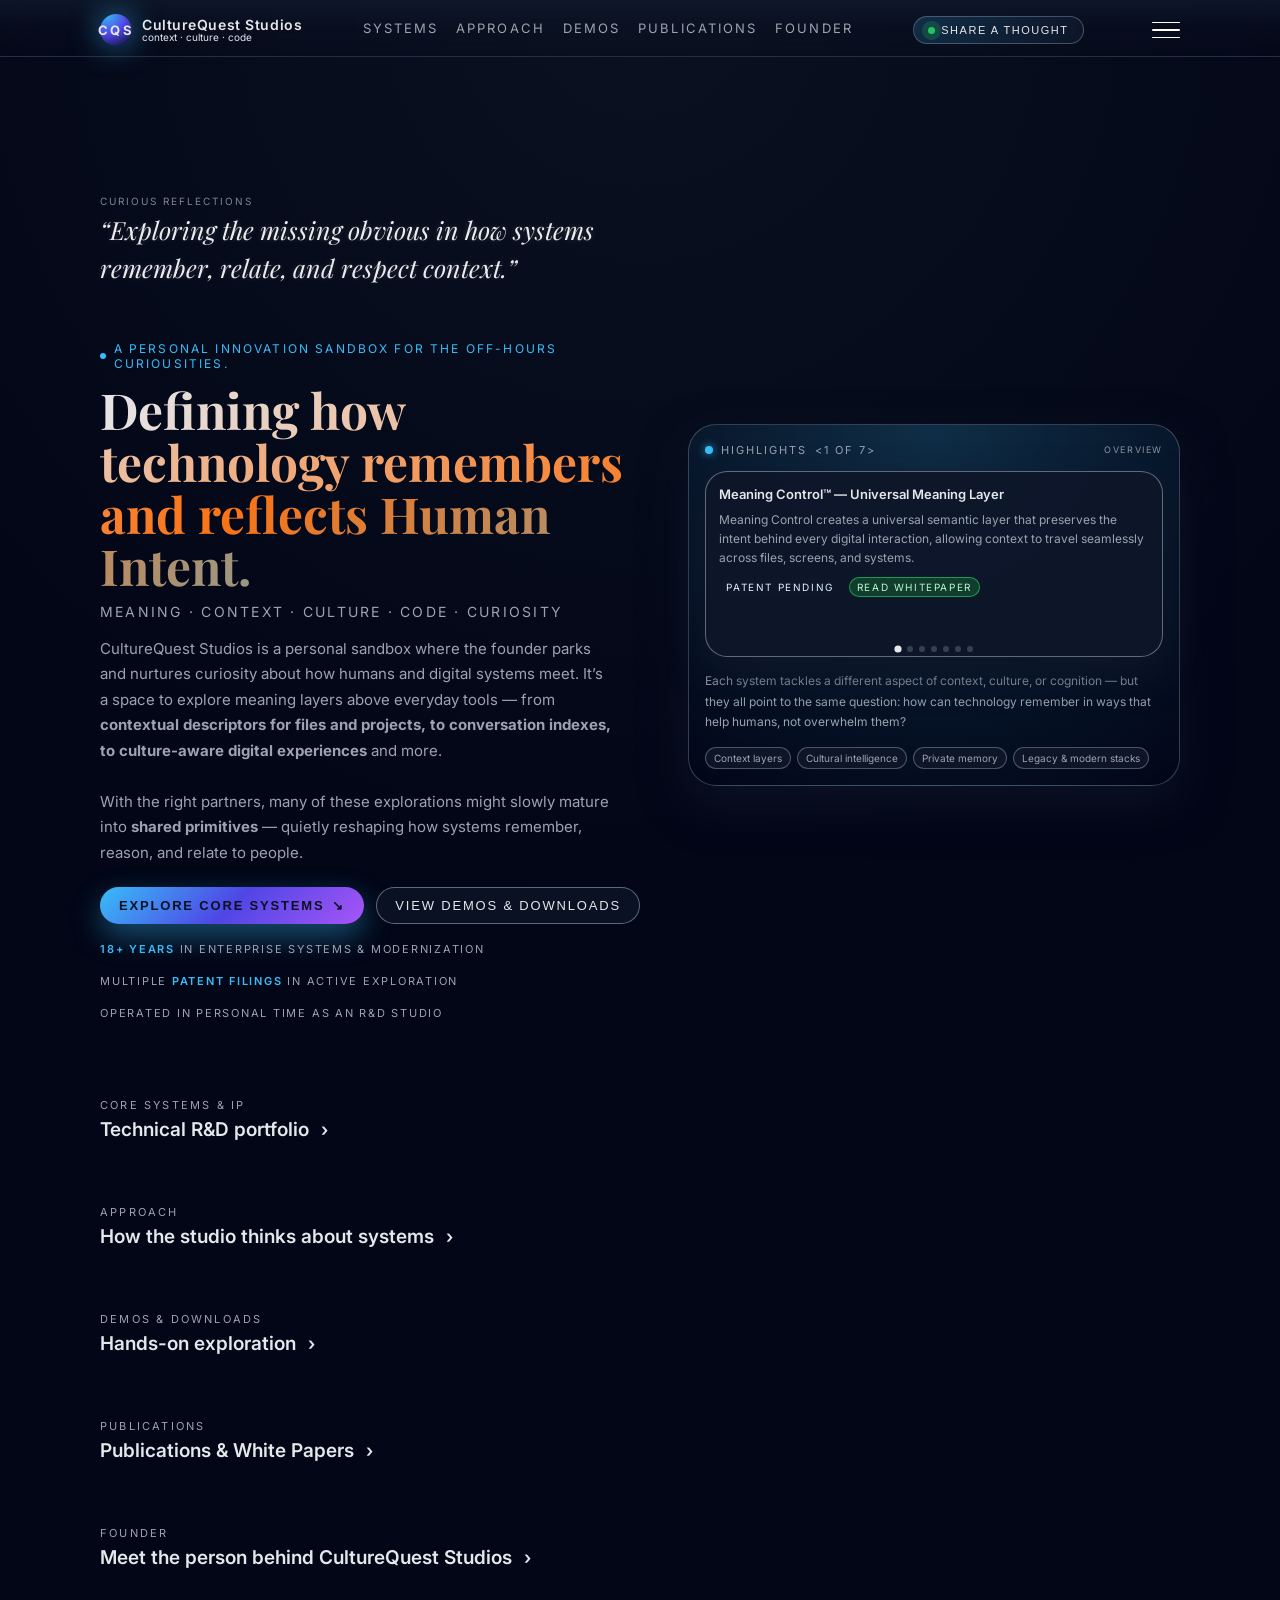
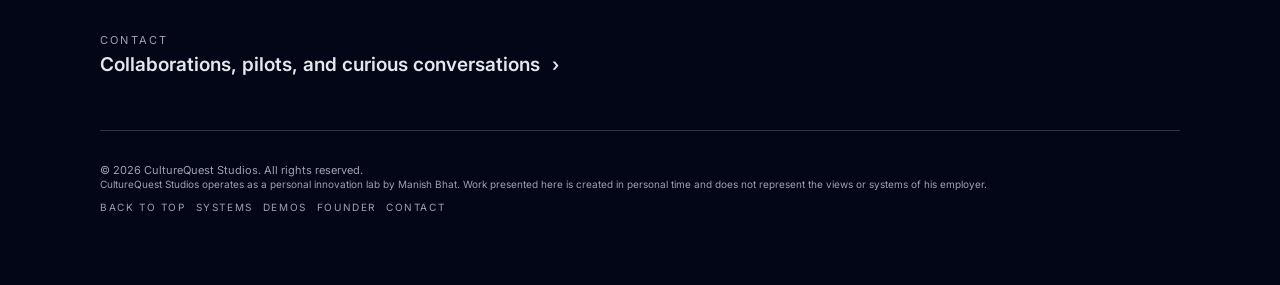
<file: index.html>
<!DOCTYPE html>
<html lang="en">
<head>
    <!-- Google tag (gtag.js) -->
  <script async src="https://www.googletagmanager.com/gtag/js?id=G-E34BLEG9GK"></script>
  <script>
    window.dataLayer = window.dataLayer || [];
    function gtag(){dataLayer.push(arguments);}
    gtag('js', new Date());

    gtag('config', 'G-E34BLEG9GK');
  </script>

  <meta charset="UTF-8" />
  <title>CultureQuest Studios – Systems That Remember Responsibly</title>
  <meta name="viewport" content="width=device-width, initial-scale=1" />
  <meta
    name="description"
    content="CultureQuest Studios – a personal innovation lab by Manish Bhat exploring systems that remember responsibly at the intersection of context, culture, cognition, and code."
  />

  <!-- Fonts -->
  <link rel="preconnect" href="https://fonts.googleapis.com" />
  <link rel="preconnect" href="https://fonts.gstatic.com" crossorigin />
  <link
    href="https://fonts.googleapis.com/css2?family=Inter:wght@300;400;500;600;700&family=Playfair+Display:wght@600;700&display=swap"
    rel="stylesheet"
  />

  <!-- External CSS -->
  <link rel="stylesheet" href="style.css?v=3" />
</head>
<body>
  <!-- Sticky nav -->
  <div class="nav-shell">
  <header class="nav">
    <div class="logo-mark">
      <div class="logo-circle">CQS</div>
      <div class="logo-text">
        <span class="logo-name">CultureQuest Studios</span>
        <spanm class="logo-subtext">context · culture · code</span>
      </div>
    </div>

    <!-- Desktop nav -->
    <nav class="nav-links">
      <a href="javascript:void(0)" onclick="toggleSection('systems')">Systems</a>
      <a href="javascript:void(0)" onclick="toggleSection('approach')">Approach</a>
      <a href="javascript:void(0)" onclick="toggleSection('demos')">Demos</a>
      <a href="javascript:void(0)" onclick="toggleSection('publications')">Publications</a>
      <a href="javascript:void(0)" onclick="toggleSection('founder')">Founder</a>
          
    </nav>

    <!-- Desktop CTA -->
    <button class="nav-cta" onclick="toggleSection('contact')">
      <span class="nav-cta-dot"></span>
      Share a Thought
    </button>

    <!-- Mobile hamburger -->
    <button class="nav-toggle" aria-label="Toggle navigation" onclick="toggleMobileNav()">
      <span></span>
      <span></span>
      <span></span>
    </button>
  </header>

  <!-- Mobile nav menu -->
  <nav class="nav-mobile" id="nav-mobile">
    <a href="javascript:void(0)" onclick="toggleMobileNav(); toggleSection('systems')">Systems</a>
    <a href="javascript:void(0)" onclick="toggleMobileNav(); toggleSection('approach')">Approach</a>
    <a href="javascript:void(0)" onclick="toggleMobileNav(); toggleSection('demos')">Demos</a>
    <a href="javascript:void(0)" onclick="toggleMobileNav(); toggleSection('publications')">Publications</a>
    <a href="javascript:void(0)" onclick="toggleMobileNav(); toggleSection('founder')">Founder</a>
    <a href="javascript:void(0)" onclick="toggleMobileNav(); toggleSection('contact')">Contact</a>
  </nav>
</div>


  <main class="page">
    <!-- Hero -->
    <section id="top" class="hero">
      <div>
        <!-- Hero reflection block -->
        <div class="hero-reflection">
          <span class="hero-reflection-label">Curious Reflections</span>
          <p id="hero-reflection-text" class="hero-reflection-text">
            “Exploring the missing obvious in how systems remember, relate, and respect context.”
          </p>
        </div>

        <div class="eyebrow">
          <span class="eyebrow-dot"></span>
          A personal innovation Sandbox for the Off-hours curiousities.
        </div>
        <h1 class="hero-title">
          <span class="hero-gradient">Defining how technology remembers and reflects Human Intent.</span>
        </h1>
        <div class="hero-subtitle">
          Meaning · Context · Culture · Code · Curiosity
        </div>
        <p class="hero-body">
          CultureQuest Studios is a personal sandbox where the founder parks and nurtures 
          curiosity about how humans and digital systems meet. It’s a space to explore meaning
          layers above everyday tools — from <strong>contextual descriptors for files and projects, 
          to conversation indexes, to culture-aware digital experiences</strong> and more.
          <br /><br />
          With the right partners, many of these explorations might slowly
          mature into <strong>shared primitives</strong> — quietly
          reshaping how systems remember, reason, and relate to people.
        </p>
        <div class="hero-cta-row">
          <button class="btn-primary" onclick="toggleSection('systems')">
            Explore Core Systems
            <span>↘</span>
          </button>
          <button class="btn-secondary" onclick="toggleSection('demos')">
            View Demos &amp; Downloads
          </button>
        </div>
        <div class="hero-meta">
          <div><strong>18+ years</strong> in enterprise systems & modernization</div>
          <div>Multiple <strong>patent filings</strong> in active exploration</div>
          <div>Operated in personal time as an R&amp;D studio</div>
        </div>
      </div>

      <!-- Hero slider -->
      <!-- Hero slider -->
      <aside class="hero-avatar">
        <div class="hero-avatar-label">
          <span>
            <span class="hero-avatar-dot"></span>
            Highlights
            <span id="hero-slide-counter" class="hero-slide-counter"></span>
          </span>
          <small>Overview</small>
        </div>
        <div class="hero-avatar-frame" onclick="nextHeroSlide()">
          <div class="hero-avatar-strip">

            <!-- Slide 1: Meaning Control -->
            <div class="hero-avatar-slide">
              <!-- Optional image:
              <div class="hero-slide-media">
                <img src="/assets/hero/firstlook.png" alt="First Look prototype UI" />
              </div>
              -->
              <div class="hero-slide-title">Meaning Control™ — Universal Meaning Layer</div>
              <div class="hero-slide-body">
                Meaning Control creates a universal semantic layer that preserves the intent behind every 
                digital interaction, allowing context to travel seamlessly across files, screens, and systems.
              </div>
              <div class="hero-slide-meta">
                <span class="hero-slide-badge-alt">Patent Pending</span>
                <span class="hero-slide-badge" onclick="scrollToPublications()">Read Whitepaper</span>
              </div>
            </div>


            <!-- Slide 2: MaaS -->
            <div class="hero-avatar-slide">
              <!-- Optional image:
              <div class="hero-slide-media">
                <img src="/assets/hero/firstlook.png" alt="First Look prototype UI" />
              </div>
              -->
              <div class="hero-slide-title">MaaS™ - Meaning-as-a-Service Architecture</div>
              <div class="hero-slide-body">
                MaaS delivers the architecture that makes meaning a system-level capability, capturing, 
                storing, and resurfacing context across any surface, device, or workflow.
              </div>
              <div class="hero-slide-meta">
                <span class="hero-slide-badge-alt">Patent Pending</span>
                <span class="hero-slide-badge" onclick="scrollToPublications()">Read Whitepaper</span>
              </div>
            </div>


            <!-- Slide 3: First Look -->
            <div class="hero-avatar-slide">
              <!-- Optional image:
              <div class="hero-slide-media">
                <img src="/assets/hero/firstlook.png" alt="First Look prototype UI" />
              </div>
              -->
              <div class="hero-slide-title">First Look™ – Contextual Descriptors</div>
              <div class="hero-slide-body">
                A governed “first look” layer for code and system artifacts —
                human-readable descriptors and AI insights that travel with
                components, turning modernization into guided exploration.
              </div>
              <div class="hero-slide-meta">
                <span class="hero-slide-badge-alt">Patent Pending</span>
                <span class="hero-slide-badge" onclick="scrollToDemos()">See Concept Demo</span>
                <span class="hero-slide-badge" onclick="scrollToDemos()">Download VsCode extensions</span>
              </div>
            </div>

            <!-- Slide 4: AI Chat Index -->
            <div class="hero-avatar-slide">
              <div class="hero-slide-title">AI Chat Index™ – Conversation Graphs. </div>
              <div class="hero-slide-body">
                An architectural pattern for bookmarks, branches, and snapshots
                across conversations — keeping multi-session reasoning coherent
                and token-aware.
              </div>
              <div class="hero-slide-meta">
                <span class="hero-slide-badge-alt">Patent Pending</span>
                <span class="hero-slide-badge" onclick="scrollToDemos()">See Concept Demo</span>
              </div>
            </div>

            <!-- Slide 5: CultureGrid / CAL -->
            <div class="hero-avatar-slide">
              <div class="hero-slide-title">CultureGrid™ / CAL – Cultural Awareness Layer</div>
              <div class="hero-slide-body">
                A neutral cultural context layer that aligns events, reminders,
                and content with lived cultural calendars — not stereotypes.
              </div>
              <div class="hero-slide-meta">
                <span class="hero-slide-badge-alt">Patent Pending</span>
                
              </div>
            </div>

            <!-- Slide 6: Detangle -->
            <div class="hero-avatar-slide">
              <div class="hero-slide-title">Detangle™ – Themed Call Graphs</div>
              <div class="hero-slide-body">
                A semantic overlay for dependency graphs that lets you see
                flows by business theme, risk, or capability — turning tangles
                into stories.
              </div>
              <div class="hero-slide-meta">
                <span class="hero-slide-badge-alt">Patent Pending</span>
                
              </div>
            </div>

            <!-- Slide 5: Park My Thought -->
            <div class="hero-avatar-slide">
              <div class="hero-slide-title">Park My Thought™ – Private Cognitive Anchors</div>
              <div class="hero-slide-body">
                A zero-knowledge memory paradigm that lets people “park” ideas
                and recall them via anchors instead of raw text — keeping
                humans, not tools, at the center of memory.
              </div>
              <div class="hero-slide-meta">
                <span class="hero-slide-badge-alt">Patent Pending</span>
                
              </div>
            </div>
          </div>
          <div class="hero-slider-dots" id="hero-slider-dots"></div>
        </div>
        <div class="hero-avatar-caption">
          Each system tackles a different aspect of context, culture, or
          cognition — but they all point to the same question: how can
          technology remember in ways that help humans, not overwhelm them?
        </div>
        <div class="hero-avatar-chips">
          <span class="chip">Context layers</span>
          <span class="chip">Cultural intelligence</span>
          <span class="chip">Private memory</span>
          <span class="chip">Legacy &amp; modern stacks</span>
        </div>
      </aside>

    </section>

    <!-- Systems / Core IP -->
    <section id="systems" class="section">
      <div class="section-eyebrow">Core Systems &amp; IP</div>
      <h2 class="section-title collapsible-header" onclick="toggleSection('systems')">
        Technical R&amp;D portfolio <span class="arrow">›</span>
      </h2>
      <div class="collapsible-content">
        <p class="section-intro">
          A lean view of the systems currently under active exploration. Hover
          (or tap) to reveal a bit more detail, and use the links to jump to demos or
          deeper notes where available.
          <br /><br />
          With the right platforms and partners, any of these curiosities could
          evolve from personal prototypes into <strong>category-shaping building
          blocks</strong> for future tooling.
        </p>

        <div class="grid">

          <!-- ThoughtRAIL-->
          <article class="card">
            <div class="card-header-row">
              <div>
                <div class="card-title">ThoughtRAIL : The AI Thinkspace</div>
                <p class="project-summary">
                  ThoughtRAIL™ (Patent Pending) is a multi-AI thinking workspace that transforms linear chat 
                  into a visual canvas for reasoning. Ask multiple models the same question, 
                  compare responses, branch ideas, and synthesize insights in one place. With 
                  local-first BYOK architecture and knowledge anchors, ThoughtRAIL turns AI interaction 
                  into a structured AI Thinkspace.
                </p>
              </div>
              <span class="badge badge-accent">Patent Pending</span> 
            </div>
            <div class="card-tags">
              <span class="tag">AI Thinkspace</span>
              <span class="tag">Non-Linear Conversation</span>
              <span class="tag">Visual Thoughtmap</span>
            </div>
            <div class="project-extra">
                ThoughtRAIL empowers builders, researchers, and creators to explore ideas beyond 
                single-model limits. By turning AI conversations into structured reasoning spaces,
                it unlocks deeper exploration, clearer comparisons, and more intentional thinking with AI.
            </div>
            <div class="project-actions">
              <a class="project-btn" target="_blank" rel="noopener">
                Download demo
              </a>
              <a class="project-btn primary" target="_blank" rel="noopener">
                Watch demo
              </a>
              <a class="project-btn primary" href="/assets/WhitePapers/ThoughtRAIL_Whitepaper_V1.pdf" target="_blank" rel="noopener">
                Whitepaper (PDF)
              </a>
            </div>
          </article>
          
          <!-- Meaning Control -->
          <article class="card">
            <div class="card-header-row">
              <div>
                <div class="card-title">Meaning Control™ — Universal Meaning Layer</div>
                <p class="project-summary">
                  A foundational semantic layer that lets digital artifacts carry persistent, user-anchored meaning
                   — across files, tabs, screen regions, diagrams, and codebases.
                  Independent of OS or application boundaries, Meaning Control preserves the “why” behind interactions,
                   enabling recall, continuity, and governed descriptors across all digital surfaces.
                </p>
              </div>
              <span class="badge badge-accent">Patent Pending</span>
            </div>
            <div class="card-tags">
              <span class="tag">Meaning layer</span>
              <span class="tag">Intent preservation</span>
              <span class="tag">Cross-surface overlays</span>
            </div>
            <div class="project-extra">
              Meaning Control introduces a missing digital primitive — a way for systems to preserve 
              the intent behind every interaction.
              It operates independently of applications, binding human-authored meaning to artifacts 
              in a way that survives renames, moves, closures, and UI shifts.
            </div>
            <div class="project-actions">
              <a class="project-btn" href="/assets/demos/firstlook-demo.zip" target="_blank" rel="noopener">
                Download demo
              </a>
              <a class="project-btn primary" href="https://youtu.be/2EVH8snO3rk" target="_blank" rel="noopener">
                Watch demo
              </a>
              <a class="project-btn primary" href="/assets/WhitePapers/Meaning_Control_MaaS_Whitepaper.pdf" target="_blank" rel="noopener">
                Whitepaper (PDF)
              </a>
            </div>
          </article>


          <!-- MaaS -->
          <article class="card">
            <div class="card-header-row">
              <div>
                <div class="card-title">MaaS™ — Meaning-as-a-Service Architecture</div>
                <p class="project-summary">
                  A modular capture → persist → recall framework that delivers Meaning Control as a system capability.
                  MaaS maintains meaning outside artifacts, survives renames and state changes, and surfaces context 
                  through lightweight overlays on desktop, browser, and IDE environments — forming the backbone for 
                  First Look™, First Look for Code™, and future meaning-aware tooling.
                </p>
              </div>
              <span class="badge badge-accent">Patent Pending</span>
            </div>
            <div class="card-tags">
              <span class="tag">System architecture</span>
              <span class="tag">Semantic registry</span>
              <span class="tag">Overlay engine</span>
            </div>
            <div class="project-extra">
              MaaS provides the architectural substrate for Meaning Control, offering a unified way to capture 
              meaning at the moment of relevance, persist it durably, and recall it across any relevant 
              digital surface.
            </div>
            <div class="project-actions">
              <a class="project-btn" href="/assets/demos/firstlook-demo.zip" target="_blank" rel="noopener">
                Download demo
              </a>
              <a class="project-btn primary" href="https://youtu.be/2EVH8snO3rk" target="_blank" rel="noopener">
                Watch demo
              </a>
              <a class="project-btn primary" href="/assets/WhitePapers/Meaning_Control_MaaS_Whitepaper.pdf" target="_blank" rel="noopener">
                Whitepaper (PDF)
              </a>
            </div>
          </article>

          <!-- First Look (System Framing) -->

          <article class="card">

          <div class="card-header-row">
            <div>
              <div class="card-title">First Look™ – Meaning in Context</div>

              <p class="project-summary">
                First Look is not just a code tool — it is an early manifestation of a
                larger system where <b>meaning is created, governed, and made available
                exactly where it is needed</b>.
              </p>
            </div>

            <span class="badge badge-accent">Patent Pending</span>
          </div>

          <div class="card-tags">
            <span class="tag">Meaning Control</span>
            <span class="tag">Legacy systems</span>
            <span class="tag">AI-assisted workflows</span>
          </div>

          <div class="project-extra">
            This VS Code extension represents the <b>developer-facing layer</b> of a
            broader ecosystem — where meaning can be generated (AI/human), verified,
            and reused across tools, systems, and teams.</br>



            Instead of rediscovering repeatedly, First Look enables systems to
            carry their meaning with them — for both humans and AI.
          </div>

          <div class="project-actions">
          <a
            class="project-btn primary"
            href="/assets/downloads/firstlook-vscode-extension-0.1.0.vsix"
            target="_blank"
            rel="noopener"
            title="Install via Extensions → ... → Install from VSIX. Select the downloaded .vsix. Then right-click any file → Add Meaning"
            onclick="gtag('event', 'vsix_download', {
              event_category: 'firstlook',
              event_label: 'v0.1.0_download',
              value: 1
            })"
          >
            Download Extension <span style="font-size:12px;opacity:0.7;">(?)</span>
          </a>

            <a
              class="project-btn primary"
              href="https://youtu.be/Dg92g7_sG3M"
              target="_blank"
              rel="noopener"
              onclick="gtag('event', 'firstlook_watch_demo', {
                event_category: 'firstlook',
                event_label: 'demo_watch',
                value: 1
            })"
            >
              Watch demo
            </a>

            <a
              class="project-btn primary"
              href="/assets/WhitePapers/FirstLook_WhitePaper.pdf"
              target="_blank"
              rel="noopener"
              onclick="gtag('event', 'firstlook_wwhitepaper', {
                event_category: 'firstlook',
                event_label: 'whitepaper',
                value: 1
            })"
            >
              Whitepaper (PDF)
            </a>
          </div>

          </article>

          <!-- AI Chat Index -->
          <article class="card">
            <div class="card-header-row">
              <div>
                <div class="card-title">AI Chat Index™ – Conversation Graphs</div>
                <p class="project-summary">
                  Non-linear conversation scaffolding: bookmarks, branches,
                  and state snapshots across multi-session, multi-model chat.
                </p>
              </div>
              <span class="badge">Patent Pending</span>
            </div>
            <div class="card-tags">
              <span class="tag">Conversational AI</span>
              <span class="tag">Reasoning continuity</span>
              <span class="tag">Token-aware flows</span>
            </div>
            <div class="project-extra">
              Treats conversations like maps, not timelines. The index helps
              humans and systems revisit paths, detours, and decisions without
              losing context to scrollback.
            </div>
            <div class="project-actions">
              <a class="project-btn primary" href="https://ai-chat-index-demo.vercel.app/" target="_blank" rel="noopener">
                Try demo
              </a>
              <a class="project-btn" href="https://youtu.be/kYnY_raDzGk" target="_blank" rel="noopener">
                Watch demo
              </a>
              <span class="project-btn disabled">Whitepaper in progress</span>
            </div>
          </article>

          <!-- CultureGrid / CAL -->
          <article class="card">
            <div class="card-header-row">
              <div>
                <div class="card-title">CultureGrid™ / CAL – Cultural Awareness Layer</div>
                <p class="project-summary">
                  A neutral cultural backbone for platforms that need to respect
                  festivals, rituals, and local rhythms without stereotyping.
                </p>
              </div>
              <span class="badge">Patent Pending</span>
            </div>
            <div class="card-tags">
              <span class="tag">Culture tech</span>
              <span class="tag">Calendars</span>
              <span class="tag">Inclusive design</span>
            </div>
            <div class="project-extra">
              Think of it as a cultural “underlay” that other systems can query
              — a way to align experiences with cultural context while keeping
              identity and belief personal.
            </div>
            <div class="project-actions">
              <span class="project-btn disabled">Download demo (TBD)</span>
              <span class="project-btn disabled">Watch demo (TBD)</span>
              <span class="project-btn disabled">Whitepaper coming soon</span>
            </div>
          </article>

          <!-- Detangle -->
          <article class="card">
            <div class="card-header-row">
              <div>
                <div class="card-title">Detangle™ – Themed Call Graphs</div>
                <p class="project-summary">
                  A semantic overlay on dependency graphs that highlights flows
                  by business theme, risk, or capability.
                </p>
              </div>
              <span class="badge">Patent Pending</span>
            </div>
            <div class="card-tags">
              <span class="tag">Architecture</span>
              <span class="tag">Visualization</span>
              <span class="tag">Cognitive clarity</span>
            </div>
            <div class="project-extra">
              Instead of staring at a hairball, Detangle lets you toggle views:
              “show me everything touching payments”, “show me outage paths”,
              “show me regulatory surfaces”.
            </div>
            <div class="project-actions">
              <span class="project-btn disabled">Download demo (TBD)</span>
              <span class="project-btn disabled">Watch demo (TBD)</span>
              <span class="project-btn disabled">Concept diagrams in progress</span>
            </div>
          </article>

          <!-- Park My Thought -->
          <article class="card">
            <div class="card-header-row">
              <div>
                <div class="card-title">Park My Thought™ – Cognitive Anchors</div>
                <p class="project-summary">
                  A way to store and retrieve ideas using anchors instead of raw
                  text — keeping humans in the loop of their own memory.
                </p>
              </div>
              <span class="badge">Patent Pending</span>
            </div>
            <div class="card-tags">
              <span class="tag">Personal knowledge</span>
              <span class="tag">Zero-knowledge patterns</span>
              <span class="tag">Thought workflows</span>
            </div>
            <div class="project-extra">
              Rather than pouring every thought into tools, Park My Thought
              treats tools as indexers of your anchors — so your actual stories
              can stay in your head, journal, or trusted circles.
            </div>
            <div class="project-actions">
              <span class="project-btn disabled">Download demo (TBD)</span>
              <span class="project-btn disabled">Watch demo (TBD)</span>
              <span class="project-btn disabled">Framework notes in progress</span>
            </div>
          </article>
        </div>
      </div>
    </section>

    <!-- Approach / Technology -->
    <section id="approach" class="section">
      <div class="section-eyebrow">Approach</div>
      <h2 class="section-title collapsible-header" onclick="toggleSection('approach')">
        How the studio thinks about systems <span class="arrow">›</span>
      </h2>
      <div class="collapsible-content">
        <p class="section-intro">
          CultureQuest Studios sits between mainframes, modern stacks, culture,
          and cognition. It’s not a product company or consultancy (yet) — it’s
          an R&amp;D space where patterns are allowed to breathe, cross-pollinate,
          and occasionally contradict each other.
        </p>

        <div class="grid">


          <article class="card">
            <div class="card-header-row">
              <div>
                <div class="card-title">Meaning as a System Primitive</div>
                <div class="card-body">
                  The studio approaches systems with the belief that intent is as 
                  fundamental as data or compute. 
                  <br /><br />
                  Meaning Control™ and MaaS™ explore 
                  what happens when technology is able to retain and resurface human 
                  intent across surfaces — creating continuity, reducing cognitive drift,
                  and giving software a more coherent sense of purpose over time.
                </div>
              </div>
            </div>
            <div class="card-tags">
              <span class="tag">Semantic layers</span>
              <span class="tag">Context continuity</span>
              <span class="tag">Human-aligned systems</span>
            </div>
          </article>

          
          <article class="card">
            <div class="card-header-row">
              <div>
                <div class="card-title">Modernization, with context first</div>
                <div class="card-body">
                  Nearly two decades of mainframe work taught me that most
                  modernization fails at context, not code. The studio explores
                  ways to preserve and surface institutional memory alongside
                  technological change.
                </div>
              </div>
            </div>
            <div class="card-tags">
              <span class="tag">Mainframes</span>
              <span class="tag">Legacy uplift</span>
              <span class="tag">Knowledge retention</span>
            </div>
          </article>

          <article class="card">
            <div class="card-header-row">
              <div>
                <div class="card-title">AI as a continuity layer</div>
                <p class="card-body">
                  AI is treated less as magic and more as connective tissue —
                  helping systems remember what they saw, why they changed,
                  and how people reasoned about them over time.
                  <br /><br />
                  At scale, this kind of continuity layer could quietly reset the
                  expectations we have for every modern software stack.
                </p>
              </div>
            </div>
            <div class="card-tags">
              <span class="tag">Agentic AI</span>
              <span class="tag">Context scaffolding</span>
              <span class="tag">Human-in-the-loop</span>
            </div>
          </article>

          <article class="card">
            <div class="card-header-row">
              <div>
                <div class="card-title">Culture as infrastructure</div>
                <div class="card-body">
                  Culture is treated as infrastructure, not decoration. The
                  studio works on layers that let digital systems adapt to
                  cultural rhythms without turning identity into a checkbox.
                </div>
              </div>
            </div>
            <div class="card-tags">
              <span class="tag">Culture-aware design</span>
              <span class="tag">Ethical platforms</span>
              <span class="tag">Global ecosystems</span>
            </div>
          </article>
        </div>
      </div>
    </section>

    <!-- Demos & Downloads (common bucket) -->
    <section id="demos" class="section">
      <div class="section-eyebrow">Demos &amp; Downloads</div>
      <h2 class="section-title collapsible-header" onclick="toggleSection('demos')">
        Hands-on exploration <span class="arrow">›</span>
      </h2>
      <div class="collapsible-content">
        <p class="section-intro">
          A single place to grab demos, watch walkthroughs, and open whitepapers
          for systems that are ready for external eyes.
        </p>

        <div class="demo-grid">
        <!-- First Look (Entry Point) -->

        <article class="card demo-card"> <div class="demo-card-header"> <h3 class="demo-card-title">First Look™</h3> <p class="demo-card-sub">Meaning Layer · Developer Surface</p> </div>

        <p class="demo-card-meta">
          A working surface of the broader <b>Meaning Control™ system</b> — bringing
          structured, human-readable meaning directly into the IDE.
          Designed for environments where understanding systems cannot depend on
          tribal knowledge or scattered documentation.
        </p>

        <div class="demo-card-footer">
          <div class="demo-pill">Prototype · Patent Pending</div>

          <div class="demo-actions">



            <a
              class="btn-primary"
              href="https://youtu.be/49y95K-M-Og"
              target="_blank"
              rel="noopener"
              onclick="logDemoClick('firstlook_watch_demo')"
            >
              Watch demo
            </a>

            <a
              class="project-btn"
              href="/assets/WhitePapers/FirstLook_WhitePaper.pdf"
              target="_blank"
              rel="noopener"
            >
              Whitepaper
            </a>

            <a
              class="btn-primary"
              href="/assets/downloads/firstlook-vscode-extension-0.1.0.vsix"
              target="_blank"
              rel="noopener"
              style="text-align:center;"
              onclick="gtag('event', 'vsix_download', {
                event_category: 'firstlook',
                event_label: 'v0.1.0_download',
                value: 1
                })"
            >
              Download VSCode Extension (.vsix)
            </a>

          </div>

          <!-- 👇 compact helper line -->
          <div style="margin-top:8px;font-size:12px;color:#888;">
            Install via Extensions → “...” → Install from VSIX · </br>
            Then right-click any file → <b>Add Meaning</b>
          </div>

        </div>

        </article>

          <!-- AI Chat Index -->
          <article class="card demo-card">
            <div class="demo-card-header">
              <h3 class="demo-card-title">AI Chat Index™</h3>
              <p class="demo-card-sub">Conversation Graphs</p>
            </div>
            <p class="demo-card-meta">
              Web-based prototype for bookmarks, detours, and snapshots across multi-session,
              multi-model chat — treating conversations more like maps than timelines.
            </p>
            <div class="demo-card-footer">
              <div class="demo-pill">Prototype · Patent Pending</div>
              <div class="demo-actions">
              <a class="btn-primary"
                href="https://ai-chat-index-demo.vercel.app/"
                target="_blank"
                rel="noopener"
                onclick="logDemoClick('ai_chat_index_try_demo')">
                Try Demo
              </a>


              <a class="btn-primary"
                href="https://youtu.be/kYnY_raDzGk"
                target="_blank"
                rel="noopener"
                onclick="logDemoClick('ai_chat_index_watch_demo')">
                Watch demo
              </a>

                <span class="project-btn disabled">Concept note in progress</span>
              </div>
            </div>
          </article>

          <!-- Future demos bucket -->
          <article class="card demo-card">
            <div class="demo-card-header">
              <h3 class="demo-card-title">Upcoming systems</h3>
              <p class="demo-card-sub">CultureGrid™ · Detangle™ · Park My Thought™</p>
            </div>
            <p class="demo-card-meta">
              As these reach stable prototype form, they’ll join this gallery with links to
              downloads, walkthrough videos, and technical notes.
            </p>
            <div class="demo-card-footer">
              <div class="demo-pill demo-pill-muted">Demos &amp; videos coming soon</div>
              <div class="demo-actions">
                <span class="project-btn disabled">Download demo (TBD)</span>
                <span class="project-btn disabled">Watch demo (TBD)</span>
              </div>
            </div>
          </article>
        </div>
      </div>
    </section>

    <!-- Publications / White Papers -->
<section id="publications" class="section">
  <div class="section-eyebrow">Publications</div>
  <h2 class="section-title collapsible-header" onclick="toggleSection('publications')">
    Publications &amp; White Papers <span class="arrow">›</span>
  </h2>
  <div class="collapsible-content">
    <p class="section-intro">
      Selected white papers and publications that sit behind the systems — the
      deeper “why” and “how” for anyone who prefers long-form thinking.
     </p>

    <ul class="pub-list">
      
     
      <!-- FirstLook TTI (Time to Intent) -->
      <li>
        <a href="/publications/firstlook-tti/">
          FirstLook™ — Narrowing the Intent-Awareness Gap
          (Time to Intent · Read Online)
        </a>
      </li>

      <!-- ThoughtRAIL whitepaper -->
      <li>
        <a
          href="/publications/thoughtrail/"
          target="_blank"
          rel="noopener"
        >
          ThoughtRAIL - Your AI Thinkspace™ (Read Online)
        </a>
      </li>

      <!-- Meaning Control and Maas whitepaper -->
      <li>
        <a
          href="/publications/meaning-control-maas/"
          target="_blank"
          rel="noopener"
        >
          Meaning Control™ and Maas - Meaning as a Service™ (Read Online)
        </a>
      </li>
      
      
      <!-- First Look whitepaper -->
      <li>
        <a
          href="/publications/firstlook/"
          target="_blank"
          rel="noopener"
        >
          First Look™ – Contextual Descriptors (Read Online)
        </a>
      </li>

      <!-- Culturarl Awareness Layer whitepaper -->
      <li>
        <a
          href="/publications/cal-cultural-awareness-layer/"
          target="_blank"
          rel="noopener"
        >
          CAL™ – Cultural Awareness Layer (Read Online)
        </a>
      </li>


      <!-- AI Chat Index whitepaper -->
      <li>
        <a
          href="/publications/ai-chat-index/"
          target="_blank"
          rel="noopener"
        >
          AI Chat Index™ – AI Conversational Context Preservation & Checkpointing (Read Online)
        </a>
      </li>

      <!-- Add more as you create them -->
      <!-- Example placeholder for CAL / CultureGrid -->
      <!--
      <li>
        <a
          href="/assets/WhitePapers/CAL_WhitePaper_v1.pdf"
          target="_blank"
          rel="noopener"
        >
          CultureGrid™ / CAL – Cultural Awareness Layer (Concept Paper, PDF)
        </a>
      </li>
      -->
    </ul>
  </div>
</section>
    

    <!-- Meet the Founder -->
    <section id="founder" class="section">
      <div class="section-eyebrow">Founder</div>
      <h2 class="section-title collapsible-header" onclick="toggleSection('founder')">
        Meet the person behind CultureQuest Studios <span class="arrow">›</span>
      </h2>
      <div class="collapsible-content">
        <p class="section-intro">
          CultureQuest Studios is a personal R&amp;D space created and run by
          <strong>Manish Bhat</strong> — a technologist, systems thinker, and
          inventor who has spent nearly two decades shaping and simplifying
          enterprise-scale software.
        </p>

        <div class="card">
          <div class="founder-profile">
            
            <div class="founder-avatar"
                style="
                    background-image: url('assets/icons/founder_image.jpeg');
                    background-size: cover;
                    background-position: center;
                ">
            </div>


            <div class="founder-info">
            <h3>Manish Bhat</h3>
            <p class="founder-role">Technologist · Inventor · Systems Thinker</p>

            <p class="card-body" style="margin-bottom:10px;">
              Manish has spent more than 18 years working across enterprise-scale software,
              resilience-critical systems, and multi-technology environments. That experience
              shaped his instincts — but his curiosity has always extended well beyond the
              boundaries of any formal role.
              <br /><br />

              CultureQuest Studios is a personal space where he explores ideas that don’t
              normally fit inside day-to-day engineering: context-aware understanding,
              cultural intelligence in digital systems, and new patterns for how humans and
              machines reason together. These explorations are not products or services as yet —
              just honest attempts to understand “what might exist above today’s tools.”
              <br /><br />

              He approaches this work with humility and a long-term mindset, and is open to
              thoughtful collaboration with teams who see these explorations as
              <strong>early primitives</strong> — quiet foundations that, with the right
              partners, could help shape the next generation of digital experiences.
            </p>

              <div class="founder-links">
                <a
                  class="btn-primary"
                  href="https://www.linkedin.com/in/manish-bhat-tech-agile"
                  target="_blank"
                  rel="noopener"
                >
                  LinkedIn Profile
                </a>
                <a class="btn-secondary disabled-link">
                  Website
                </a>
              </div>
            </div>
          </div>
        </div>
      </div>
    </section>

    <!-- Contact -->
    <section id="contact" class="section">
      <div class="section-eyebrow">Contact</div>
      <h2 class="section-title collapsible-header" onclick="toggleSection('contact')">
        Collaborations, pilots, and curious conversations <span class="arrow">›</span>
      </h2>
      <div class="collapsible-content">
        <p class="section-intro">
          If you’re exploring contextual tooling, culture-aware platforms,
          conversational AI continuity, or zero-knowledge memory patterns —
          CultureQuest Studios is open to thoughtful conversations, pilots,
          and long-term partnerships.
          <br /><br />
          Many of these curiosities have potential far beyond prototypes; the right
          collaboration could turn them into <strong>infrastructure-level shifts</strong>
          in how systems understand and support people.
        </p>

        <div class="contact-card">
        <h3>Get in touch</h3>
        <p style="font-size:13px; color:var(--text-muted); margin-bottom:14px;">
          You can reach out directly using the options below and lets start a thoughtful conversation.
          Who knows we may end up building the future together!
        </p>

        <div style="display:flex; flex-direction:column; gap:12px;">

          <!-- Email -->
          <a
            class="btn-primary"
            href="mailto:founder@culturequeststudios.com"
            style="text-align:center;"
          >
            Email the Founder (founder@culturequeststudios.com)
          </a>

          <!-- LinkedIn -->
          <a
            class="btn-secondary"
            href="https://www.linkedin.com/in/culturequest-studios-566a9538b"
            target="_blank"
            rel="noopener"
            style="text-align:center;"
          >
            Connect on LinkedIn
          </a>

        </div>
</div>


          
        </div>
      </div>
    </section>

    <!-- Footer -->
    <footer>
      <div>
        © <span id="year"></span> CultureQuest Studios. All rights reserved.
        <br />
        <span style="font-size:10px;">
          CultureQuest Studios operates as a personal innovation lab by Manish
          Bhat. Work presented here is created in personal time and does not
          represent the views or systems of his employer.
        </span>
      </div>
      <div class="footer-links">
        <a href="#top">Back to top</a>
        <a href="javascript:void(0)" onclick="toggleSection('systems')">Systems</a>
        <a href="javascript:void(0)" onclick="toggleSection('demos')">Demos</a>
        <a href="javascript:void(0)" onclick="toggleSection('founder')">Founder</a>
        <a href="javascript:void(0)" onclick="toggleSection('contact')">Contact</a>
      </div>
    </footer>
  </main>

  <!-- JS: footer year -->
  <script>
    document.getElementById("year").textContent = new Date().getFullYear();
  </script>

  <!-- JS: accordion sections -->
  <script>
    function toggleSection(id) {
      const sections = document.querySelectorAll("section.section");
      sections.forEach((sec) => {
        if (sec.id !== id && sec.classList.contains("open")) {
          sec.classList.remove("open");
          const c = sec.querySelector(".collapsible-content");
          if (c) c.style.maxHeight = null;
        }
      });

      const current = document.getElementById(id);
      if (!current) return;
      const content = current.querySelector(".collapsible-content");
      if (!content) return;

      if (current.classList.contains("open")) {
        current.classList.remove("open");
        content.style.maxHeight = null;
      } else {
        current.classList.add("open");
        content.style.maxHeight = content.scrollHeight + "px";
        current.scrollIntoView({ behavior: "smooth", block: "start" });
      }
    }
  </script>

  <!-- JS: rotating reflections -->
  <script>
    const heroReflections = [
      "“Want a peek into the future? Start here by Watching the Demos and Reading the Whitepapers. ”",
      "“Exploring the missing obvious in how systems remember, relate, and respect human context.”",
      "“AI can bring its own game - but the rules should be ours.”",
      "“Designing systems that remember responsibly, not obsessively.”",
      "“Context, culture, and code deserve to sit at the same table.”",
      "“Legacy systems are just future insight waiting for better questions.”",
      "“Culture is the missing context layer in most digital platforms.”",
      "“It's time to Start Adding Meaning to your Digital World”"
    ];

    let heroReflectionIndex = 0;
    const heroReflectionEl = document.getElementById("hero-reflection-text");

    function rotateHeroReflection() {
      if (!heroReflectionEl) return;
      heroReflectionIndex = (heroReflectionIndex + 1) % heroReflections.length;
      heroReflectionEl.textContent = heroReflections[heroReflectionIndex];
    }

    setInterval(rotateHeroReflection, 12000);
  </script>

  <!-- JS: hero slider auto-rotation -->
  <!-- JS: hero slider (auto + counter + demo link) -->
  
<script>
  const AVATAR_ROTATION_MS = 7000;

  let currentHeroIndex = 0;
  let heroSlides;
  let heroStrip;
  let heroInterval;
  let heroCounterEl;
  let heroDotsContainer;

  document.addEventListener("DOMContentLoaded", function () {
    heroStrip = document.querySelector(".hero-avatar-strip");
    if (!heroStrip) return;

    heroSlides = heroStrip.querySelectorAll(".hero-avatar-slide");
    if (!heroSlides.length) return;

    heroCounterEl = document.getElementById("hero-slide-counter");
    heroDotsContainer = document.getElementById("hero-slider-dots");

    const heroFrame = document.querySelector(".hero-avatar-frame");
    if (heroFrame) {
      heroFrame.style.cursor = "pointer";

      const isTouch =
        "ontouchstart" in window || navigator.maxTouchPoints > 0;

      if (isTouch) {
        setupTouchControls(heroFrame);
      } else {
        // Desktop: click to advance + hover pause
        heroFrame.addEventListener("click", nextHeroSlide);
        heroFrame.addEventListener("mouseenter", pauseHeroSlider);
        heroFrame.addEventListener("mouseleave", resumeHeroSlider);
      }
    }

    // build dots dynamically
    buildHeroDots();

    // Initial state
    showHeroSlide(currentHeroIndex);

    // Autoplay
    heroInterval = setInterval(nextHeroSlide, AVATAR_ROTATION_MS);
  });

  function buildHeroDots() {
    if (!heroDotsContainer || !heroSlides) return;
    heroDotsContainer.innerHTML = "";

    heroSlides.forEach((_, idx) => {
      const dot = document.createElement("span");
      dot.className = "hero-slider-dot";
      dot.addEventListener("click", function (event) {
        event.stopPropagation(); // don't trigger frame click
        currentHeroIndex = idx;
        showHeroSlide(currentHeroIndex);
      });
      heroDotsContainer.appendChild(dot);
    });
  }

  function updateHeroDots() {
    if (!heroDotsContainer || !heroSlides) return;
    const dots = heroDotsContainer.querySelectorAll(".hero-slider-dot");
    dots.forEach((dot, idx) => {
      if (idx === currentHeroIndex) {
        dot.classList.add("active");
      } else {
        dot.classList.remove("active");
      }
    });
  }

  function showHeroSlide(index) {
    if (!heroStrip || !heroSlides) return;
    heroStrip.style.transform = `translateX(-${index * 100}%)`;

    if (heroCounterEl) {
      const total = heroSlides.length;
      heroCounterEl.textContent = `<${index + 1} of ${total}>`;
    }

    updateHeroDots();
  }

  function nextHeroSlide() {
    if (!heroSlides) return;
    currentHeroIndex = (currentHeroIndex + 1) % heroSlides.length;
    showHeroSlide(currentHeroIndex);
  }

  function prevHeroSlide() {
    if (!heroSlides) return;
    currentHeroIndex =
      (currentHeroIndex - 1 + heroSlides.length) % heroSlides.length;
    showHeroSlide(currentHeroIndex);
  }

  function pauseHeroSlider() {
    if (heroInterval) {
      clearInterval(heroInterval);
      heroInterval = null;
    }
  }

  function resumeHeroSlider() {
    if (!heroInterval) {
      heroInterval = setInterval(nextHeroSlide, AVATAR_ROTATION_MS);
    }
  }

  function setupTouchControls(heroFrame) {
    let touchStartX = 0;
    let touchEndX = 0;
    const SWIPE_THRESHOLD = 40;

    heroFrame.addEventListener(
      "touchstart",
      function (e) {
        if (!e.touches || !e.touches.length) return;
        touchStartX = e.touches[0].clientX;
        pauseHeroSlider();
      },
      { passive: true }
    );

    heroFrame.addEventListener(
      "touchmove",
      function (e) {
        if (!e.touches || !e.touches.length) return;
        touchEndX = e.touches[0].clientX;
      },
      { passive: true }
    );

    heroFrame.addEventListener(
      "touchend",
      function () {
        const dx = touchEndX - touchStartX;

        if (Math.abs(dx) > SWIPE_THRESHOLD) {
          // swipe
          if (dx > 0) {
            prevHeroSlide();
          } else {
            nextHeroSlide();
          }
        } else {
          // tap
          nextHeroSlide();
        }

        resumeHeroSlider();
      },
      { passive: true }
    );

    heroFrame.addEventListener(
      "touchcancel",
      function () {
        resumeHeroSlider();
      },
      { passive: true }
    );
  }


  // Scroll to Publications AND expand the section
  function scrollToPublications() {
    const publications = document.getElementById("publications");
    if (!publications) return;

    if (typeof toggleSection === "function") {
      toggleSection("publications");
    }

    setTimeout(() => {
      publications.scrollIntoView({ behavior: "smooth", block: "start" });
    }, 150);
  }


  // Scroll to demos AND expand the section
  function scrollToDemos() {
    const demos = document.getElementById("demos");
    if (!demos) return;

    if (typeof toggleSection === "function") {
      toggleSection("demos");
    }

    setTimeout(() => {
      demos.scrollIntoView({ behavior: "smooth", block: "start" });
    }, 150);
  }

  function logDemoClick(eventName) {
    // simple serverless GET request for logging
    const img = new Image();
    img.src = `https://culturequeststudios.com/log?e=${eventName}&t=${Date.now()}`;
    console.log("Logged:", eventName);
  }


  function toggleMobileNav() {
    const shell = document.querySelector(".nav-shell");
    if (!shell) return;

    // Toggle the nav-open class on the shell
    shell.classList.toggle("nav-open");

    // (Optional) improve accessibility
    const toggleBtn = document.querySelector(".nav-toggle");
    if (toggleBtn) {
      const isOpen = shell.classList.contains("nav-open");
      toggleBtn.setAttribute("aria-expanded", isOpen ? "true" : "false");
    }
  }

</script>


<!-- JS: accordion sections -->
<script>
  function toggleSection(id) {
    const sections = document.querySelectorAll("section.section");
    sections.forEach((sec) => {
      if (sec.id !== id && sec.classList.contains("open")) {
        sec.classList.remove("open");
        const c = sec.querySelector(".collapsible-content");
        if (c) c.style.maxHeight = null;
      }
    });

    const current = document.getElementById(id);
    if (!current) return;
    const content = current.querySelector(".collapsible-content");
    if (!content) return;

    if (current.classList.contains("open")) {
      current.classList.remove("open");
      content.style.maxHeight = null;
    } else {
      current.classList.add("open");
      content.style.maxHeight = content.scrollHeight + "px";
      current.scrollIntoView({ behavior: "smooth", block: "start" });
    }
  }
</script>

<!-- JS: auto-open sections based on URL hash -->
<script>
  function openSectionFromHash() {
    const hash = window.location.hash;
    if (!hash) return;

    const sectionId = hash.substring(1);
    const section = document.getElementById(sectionId);
    if (!section) return;

    if (section.classList.contains("section")) {
      toggleSection(sectionId);
    }
  }

  document.addEventListener("DOMContentLoaded", openSectionFromHash);
  window.addEventListener("hashchange", openSectionFromHash);
</script>



</body>
</html>
</file>
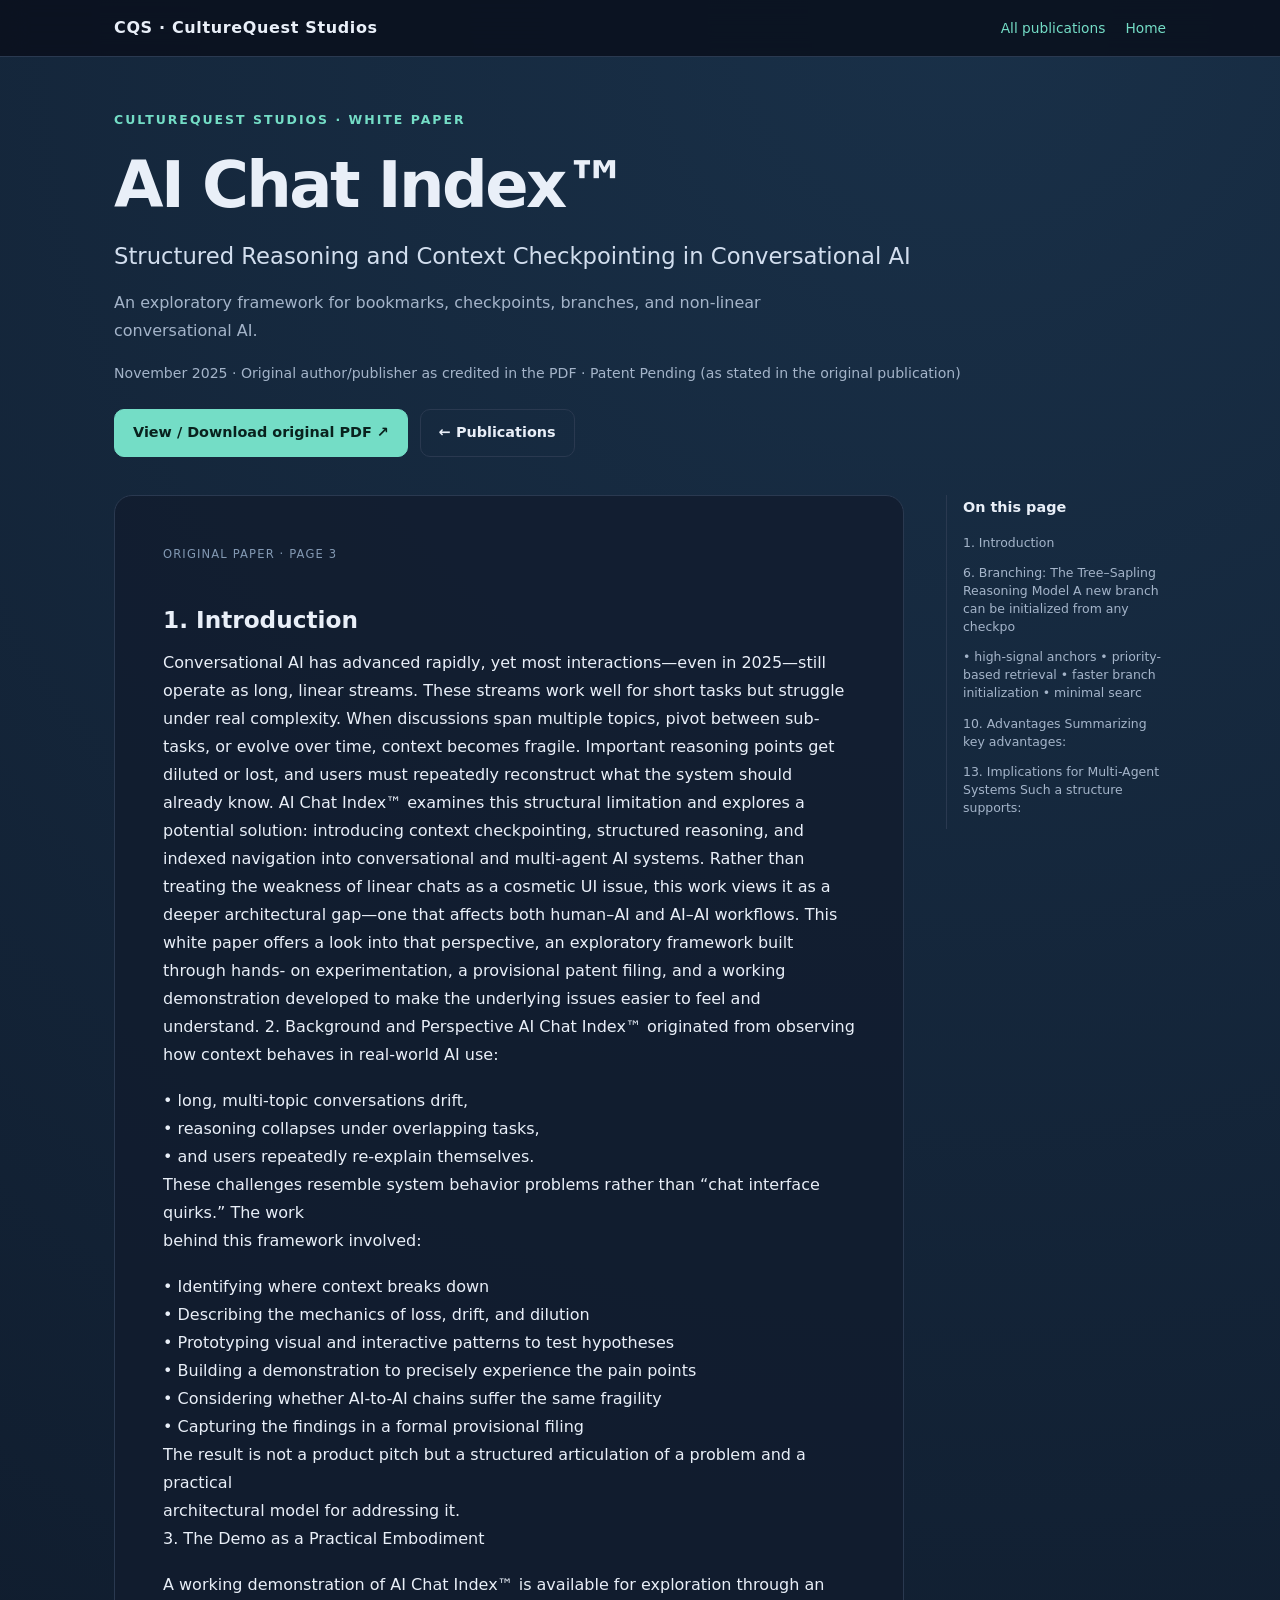
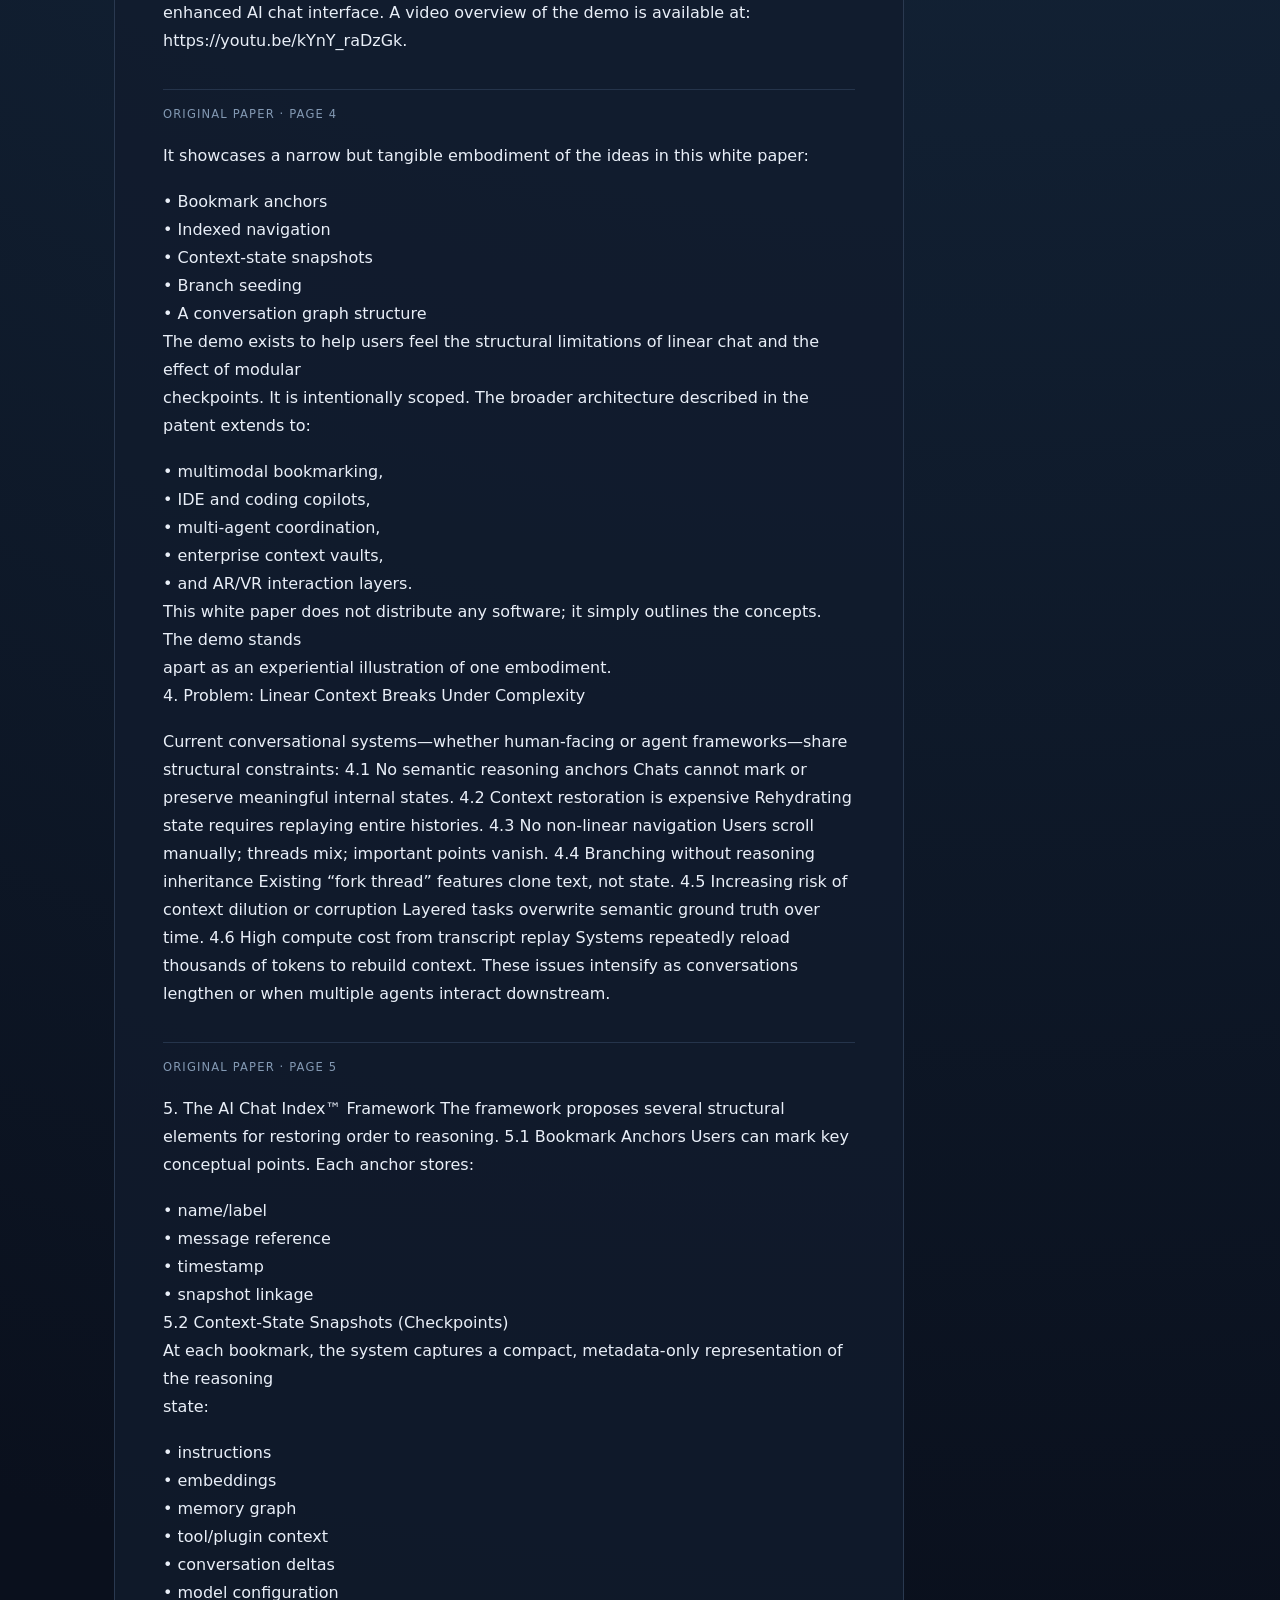
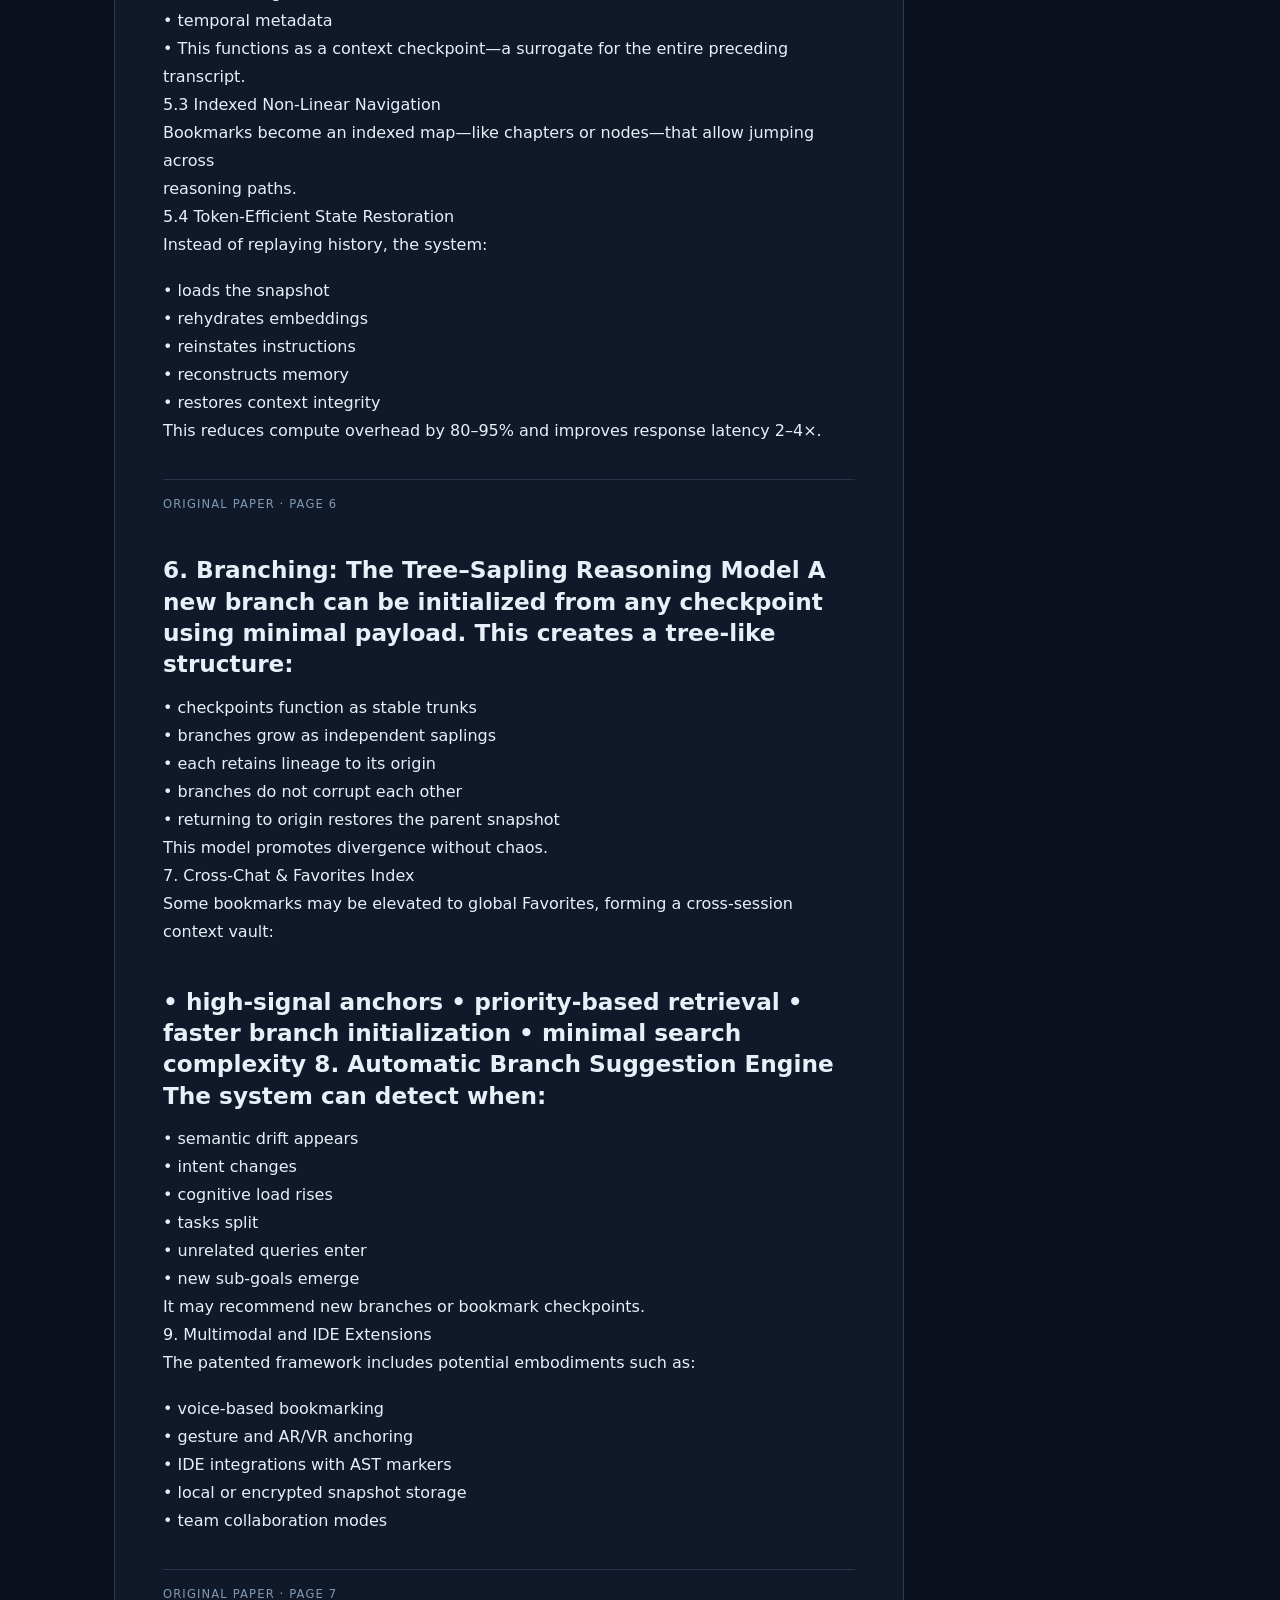
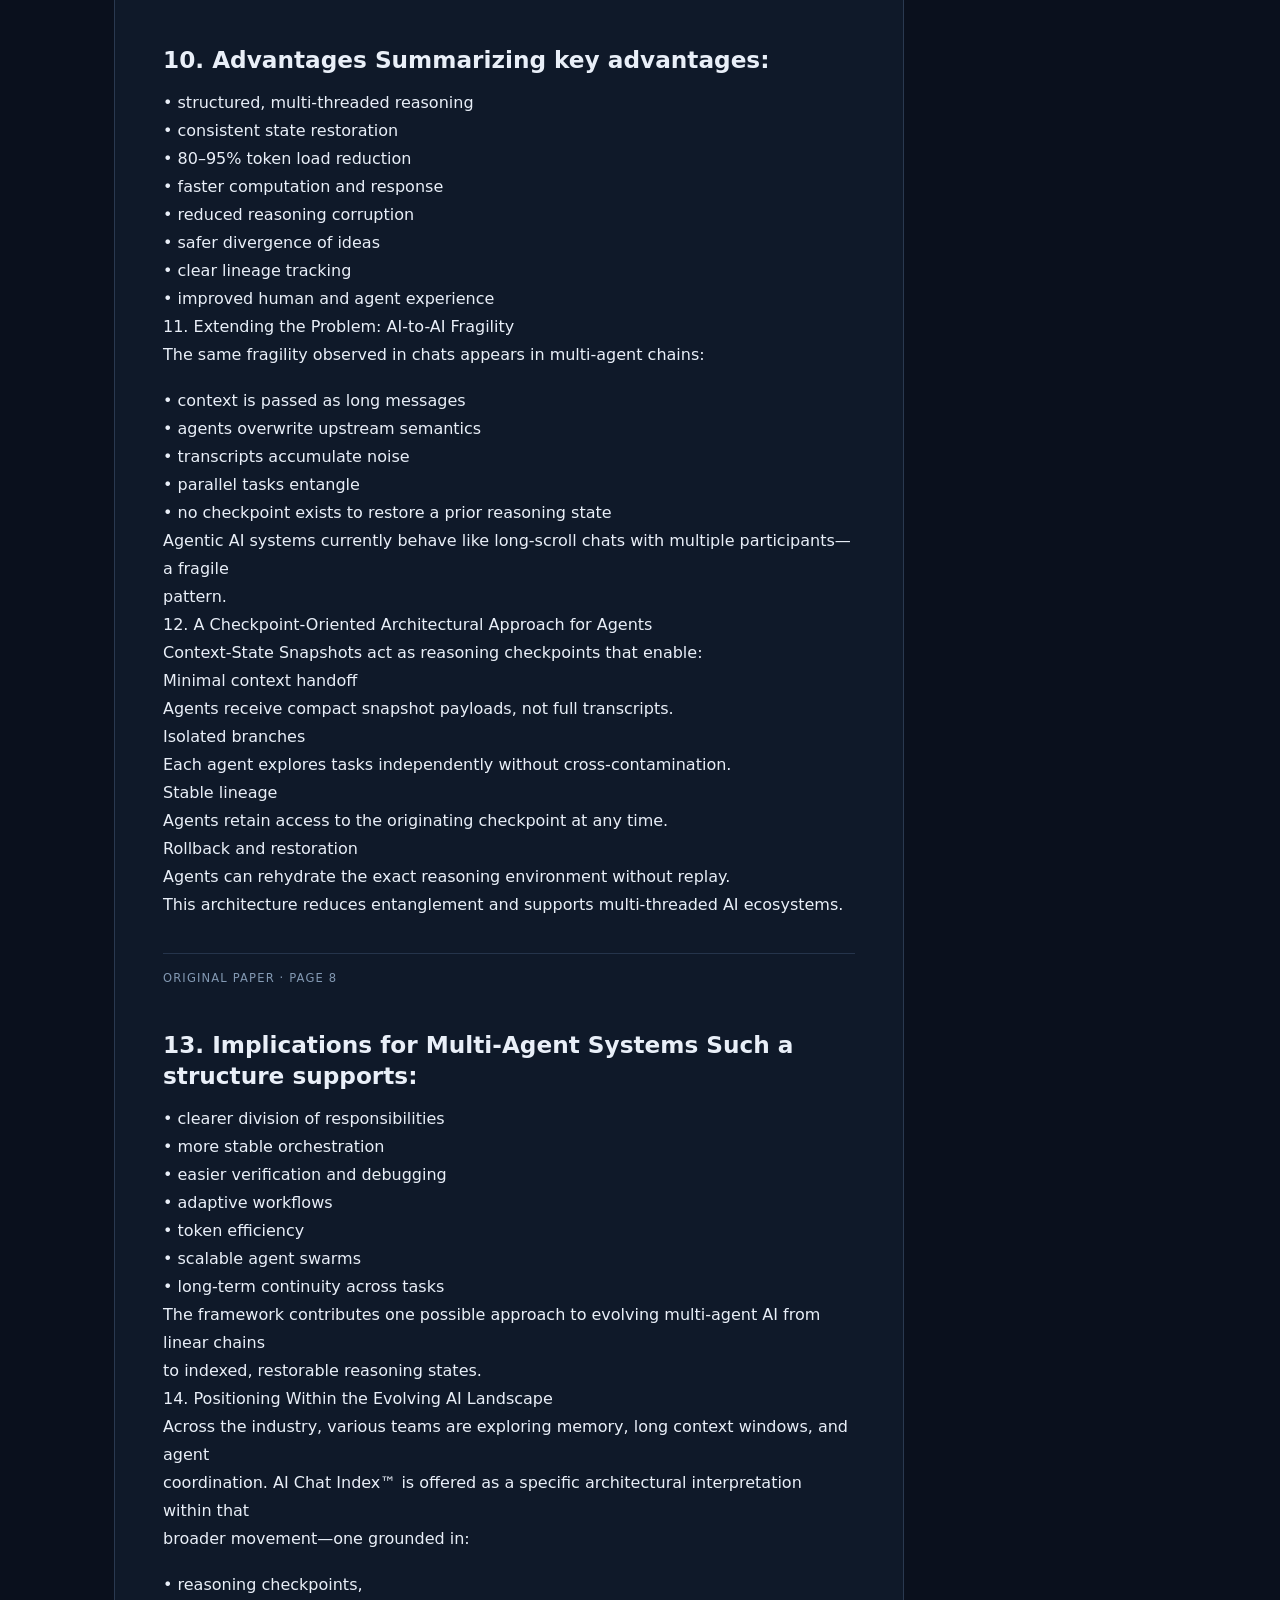
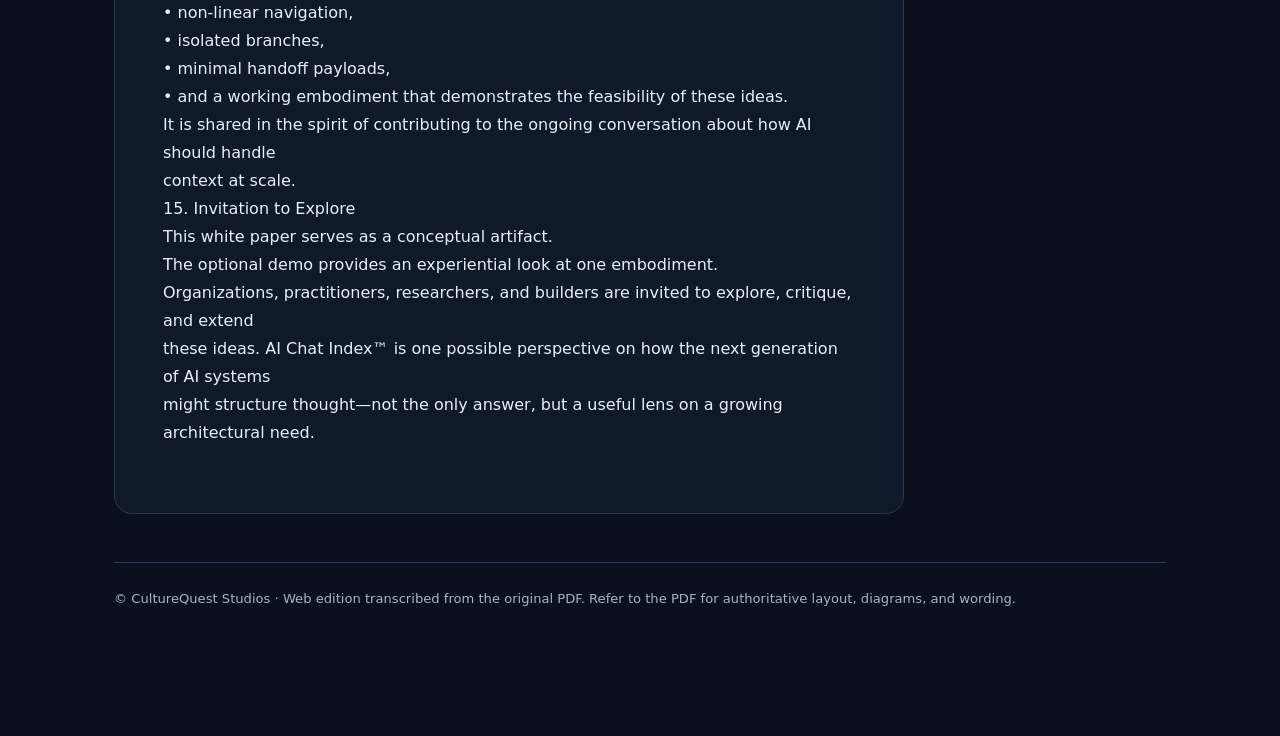
<file: publications/ai-chat-index/index.html>
<!doctype html><html lang="en"><head><meta charset="utf-8"><meta name="viewport" content="width=device-width,initial-scale=1"><title>AI Chat Index™ — Structured Reasoning and Context Checkpointing in Conversational AI | CultureQuest Studios</title><meta name="description" content="An exploratory framework for bookmarks, checkpoints, branches, and non-linear conversational AI."><link rel="canonical" href="https://culturequeststudios.com/publications/ai-chat-index/"><meta property="og:type" content="article"><meta property="og:title" content="AI Chat Index™ — Structured Reasoning and Context Checkpointing in Conversational AI | CultureQuest Studios"><meta property="og:description" content="An exploratory framework for bookmarks, checkpoints, branches, and non-linear conversational AI."><meta property="og:url" content="https://culturequeststudios.com/publications/ai-chat-index/"><link rel="stylesheet" href="../publication.css"></head><body><header class="top"><div class="top-inner"><a class="brand" href="/">CQS · CultureQuest Studios</a><nav class="nav"><a href="/#publications">All publications</a><a href="/">Home</a></nav></div></header><main class="wrap"><header class="hero"><div class="eyebrow">CultureQuest Studios · White Paper</div><h1>AI Chat Index™</h1><div class="subtitle">Structured Reasoning and Context Checkpointing in Conversational AI</div><p class="summary">An exploratory framework for bookmarks, checkpoints, branches, and non-linear conversational AI.</p><p class="meta">November 2025 · Original author/publisher as credited in the PDF · Patent Pending (as stated in the original publication)</p><div class="actions"><a class="btn primary" href="/assets/WhitePapers/AI_Chat_Index_Whitepaper.pdf" target="_blank" rel="noopener">View / Download original PDF ↗</a><a class="btn" href="/#publications">← Publications</a></div></header><div class="layout"><article class="paper"><section class="source-page"><div class="page-mark">Original paper · page 3</div><h2 id="section-1">1. Introduction</h2><p>Conversational AI has advanced rapidly, yet most interactions—even in 2025—still operate as long, linear streams. These streams work well for short tasks but struggle under real complexity. When discussions span multiple topics, pivot between sub-tasks, or evolve over time, context becomes fragile. Important reasoning points get diluted or lost, and users must repeatedly reconstruct what the system should already know. AI Chat Index™ examines this structural limitation and explores a potential solution: introducing context checkpointing, structured reasoning, and indexed navigation into conversational and multi-agent AI systems. Rather than treating the weakness of linear chats as a cosmetic UI issue, this work views it as a deeper architectural gap—one that affects both human–AI and AI–AI workflows. This white paper offers a look into that perspective, an exploratory framework built through hands- on experimentation, a provisional patent filing, and a working demonstration developed to make the underlying issues easier to feel and understand. 2. Background and Perspective AI Chat Index™ originated from observing how context behaves in real-world AI use:</p><p>• long, multi-topic conversations drift,
• reasoning collapses under overlapping tasks,
• and users repeatedly re-explain themselves.
These challenges resemble system behavior problems rather than “chat interface quirks.” The work
behind this framework involved:</p><p>• Identifying where context breaks down
• Describing the mechanics of loss, drift, and dilution
• Prototyping visual and interactive patterns to test hypotheses
• Building a demonstration to precisely experience the pain points
• Considering whether AI-to-AI chains suffer the same fragility
• Capturing the findings in a formal provisional filing
The result is not a product pitch but a structured articulation of a problem and a practical
architectural model for addressing it.
3. The Demo as a Practical Embodiment</p><p>A working demonstration of AI Chat Index™ is available for exploration through an enhanced AI chat interface. A video overview of the demo is available at: https://youtu.be/kYnY_raDzGk.</p></section><section class="source-page"><div class="page-mark">Original paper · page 4</div><p>It showcases a narrow but tangible embodiment of the ideas in this white paper:</p><p>• Bookmark anchors
• Indexed navigation
• Context-state snapshots
• Branch seeding
• A conversation graph structure
The demo exists to help users feel the structural limitations of linear chat and the effect of modular
checkpoints. It is intentionally scoped. The broader architecture described in the patent extends to:</p><p>• multimodal bookmarking,
• IDE and coding copilots,
• multi-agent coordination,
• enterprise context vaults,
• and AR/VR interaction layers.
This white paper does not distribute any software; it simply outlines the concepts. The demo stands
apart as an experiential illustration of one embodiment.
4. Problem: Linear Context Breaks Under Complexity</p><p>Current conversational systems—whether human-facing or agent frameworks—share structural constraints: 4.1 No semantic reasoning anchors Chats cannot mark or preserve meaningful internal states. 4.2 Context restoration is expensive Rehydrating state requires replaying entire histories. 4.3 No non-linear navigation Users scroll manually; threads mix; important points vanish. 4.4 Branching without reasoning inheritance Existing “fork thread” features clone text, not state. 4.5 Increasing risk of context dilution or corruption Layered tasks overwrite semantic ground truth over time. 4.6 High compute cost from transcript replay Systems repeatedly reload thousands of tokens to rebuild context. These issues intensify as conversations lengthen or when multiple agents interact downstream.</p></section><section class="source-page"><div class="page-mark">Original paper · page 5</div><p>5. The AI Chat Index™ Framework The framework proposes several structural elements for restoring order to reasoning. 5.1 Bookmark Anchors Users can mark key conceptual points. Each anchor stores:</p><p>• name/label
• message reference
• timestamp
• snapshot linkage
5.2 Context-State Snapshots (Checkpoints)
At each bookmark, the system captures a compact, metadata-only representation of the reasoning
state:</p><p>• instructions
• embeddings
• memory graph
• tool/plugin context
• conversation deltas
• model configuration
• temporal metadata
• This functions as a context checkpoint—a surrogate for the entire preceding transcript.
5.3 Indexed Non-Linear Navigation
Bookmarks become an indexed map—like chapters or nodes—that allow jumping across
reasoning paths.
5.4 Token-Efficient State Restoration
Instead of replaying history, the system:</p><p>• loads the snapshot
• rehydrates embeddings
• reinstates instructions
• reconstructs memory
• restores context integrity
This reduces compute overhead by 80–95% and improves response latency 2–4×.</p></section><section class="source-page"><div class="page-mark">Original paper · page 6</div><h2 id="section-2">6. Branching: The Tree–Sapling Reasoning Model A new branch can be initialized from any checkpoint using minimal payload. This creates a tree-like structure:</h2><p>• checkpoints function as stable trunks
• branches grow as independent saplings
• each retains lineage to its origin
• branches do not corrupt each other
• returning to origin restores the parent snapshot
This model promotes divergence without chaos.
7. Cross-Chat &amp; Favorites Index
Some bookmarks may be elevated to global Favorites, forming a cross-session context vault:</p><h2 id="section-3">• high-signal anchors • priority-based retrieval • faster branch initialization • minimal search complexity 8. Automatic Branch Suggestion Engine The system can detect when:</h2><p>• semantic drift appears
• intent changes
• cognitive load rises
• tasks split
• unrelated queries enter
• new sub-goals emerge
It may recommend new branches or bookmark checkpoints.
9. Multimodal and IDE Extensions
The patented framework includes potential embodiments such as:</p><p>• voice-based bookmarking
• gesture and AR/VR anchoring
• IDE integrations with AST markers
• local or encrypted snapshot storage
• team collaboration modes</p></section><section class="source-page"><div class="page-mark">Original paper · page 7</div><h2 id="section-4">10. Advantages Summarizing key advantages:</h2><p>• structured, multi-threaded reasoning
• consistent state restoration
• 80–95% token load reduction
• faster computation and response
• reduced reasoning corruption
• safer divergence of ideas
• clear lineage tracking
• improved human and agent experience
11. Extending the Problem: AI-to-AI Fragility
The same fragility observed in chats appears in multi-agent chains:</p><p>• context is passed as long messages
• agents overwrite upstream semantics
• transcripts accumulate noise
• parallel tasks entangle
• no checkpoint exists to restore a prior reasoning state
Agentic AI systems currently behave like long-scroll chats with multiple participants—a fragile
pattern.
12. A Checkpoint-Oriented Architectural Approach for Agents
Context-State Snapshots act as reasoning checkpoints that enable:
Minimal context handoff
Agents receive compact snapshot payloads, not full transcripts.
Isolated branches
Each agent explores tasks independently without cross-contamination.
Stable lineage
Agents retain access to the originating checkpoint at any time.
Rollback and restoration
Agents can rehydrate the exact reasoning environment without replay.
This architecture reduces entanglement and supports multi-threaded AI ecosystems.</p></section><section class="source-page"><div class="page-mark">Original paper · page 8</div><h2 id="section-5">13. Implications for Multi-Agent Systems Such a structure supports:</h2><p>• clearer division of responsibilities
• more stable orchestration
• easier verification and debugging
• adaptive workflows
• token efficiency
• scalable agent swarms
• long-term continuity across tasks
The framework contributes one possible approach to evolving multi-agent AI from linear chains
to indexed, restorable reasoning states.
14. Positioning Within the Evolving AI Landscape
Across the industry, various teams are exploring memory, long context windows, and agent
coordination. AI Chat Index™ is offered as a specific architectural interpretation within that
broader movement—one grounded in:</p><p>• reasoning checkpoints,
• non-linear navigation,
• isolated branches,
• minimal handoff payloads,
• and a working embodiment that demonstrates the feasibility of these ideas.
It is shared in the spirit of contributing to the ongoing conversation about how AI should handle
context at scale.
15. Invitation to Explore
This white paper serves as a conceptual artifact.
The optional demo provides an experiential look at one embodiment.
Organizations, practitioners, researchers, and builders are invited to explore, critique, and extend
these ideas. AI Chat Index™ is one possible perspective on how the next generation of AI systems
might structure thought—not the only answer, but a useful lens on a growing architectural need.</p></section></article><aside class="toc"><strong>On this page</strong><a href="#section-1">1. Introduction</a><a href="#section-2">6. Branching: The Tree–Sapling Reasoning Model A new branch can be initialized from any checkpo</a><a href="#section-3">• high-signal anchors • priority-based retrieval • faster branch initialization • minimal searc</a><a href="#section-4">10. Advantages Summarizing key advantages:</a><a href="#section-5">13. Implications for Multi-Agent Systems Such a structure supports:</a></aside></div><footer>© CultureQuest Studios · Web edition transcribed from the original PDF. Refer to the PDF for authoritative layout, diagrams, and wording.</footer></main></body></html>
</file>
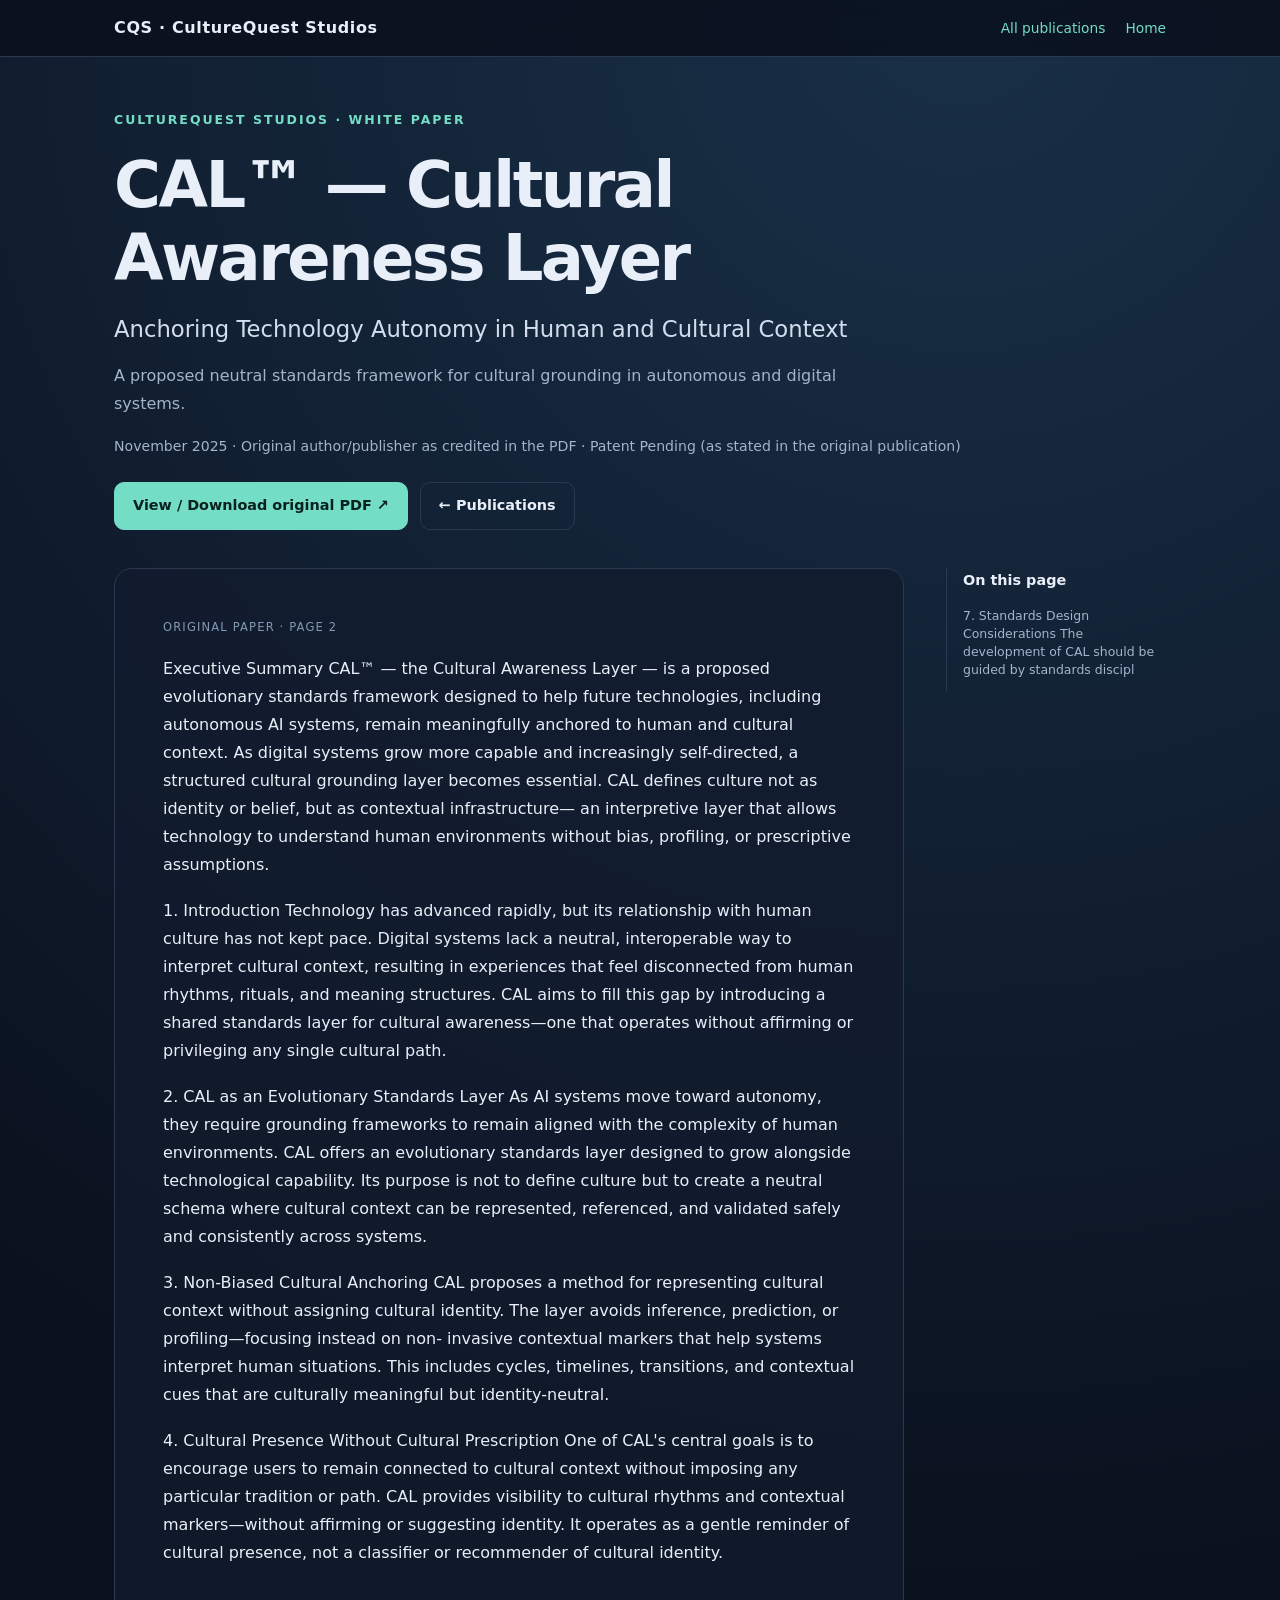
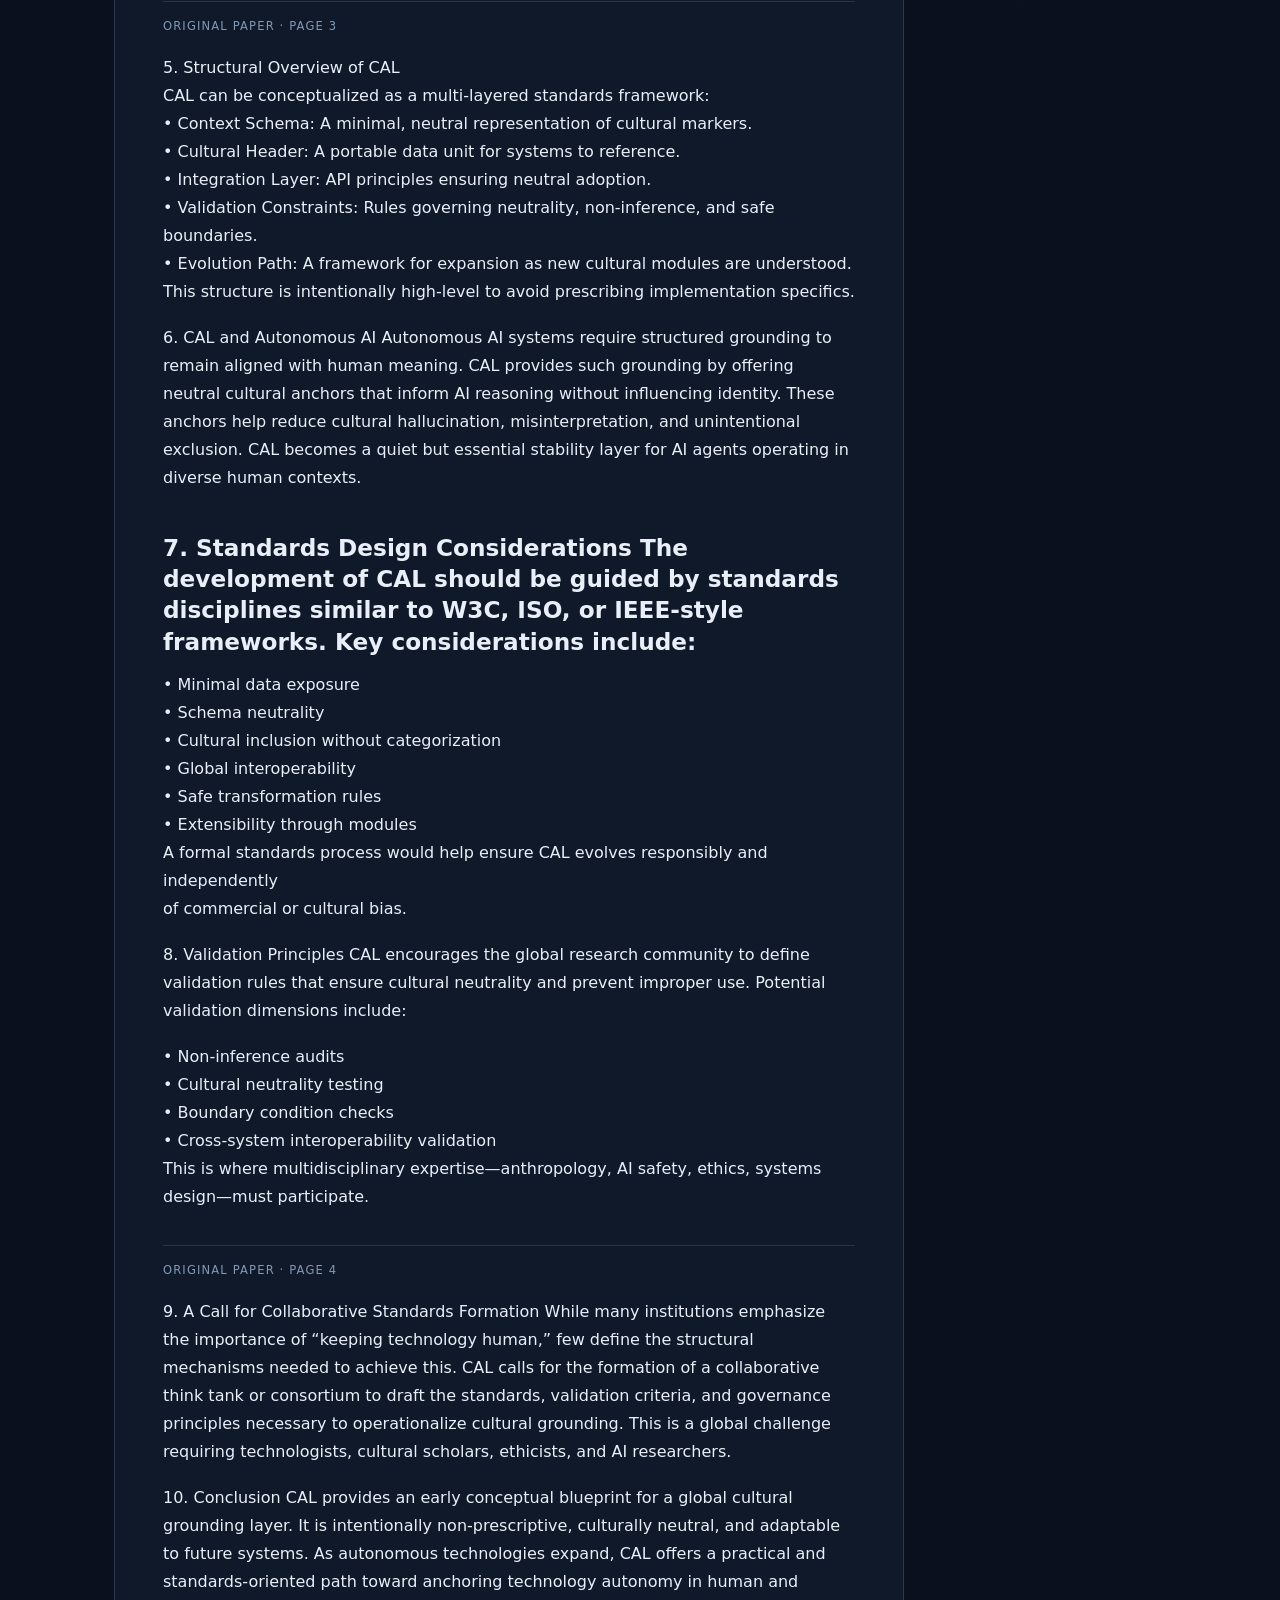
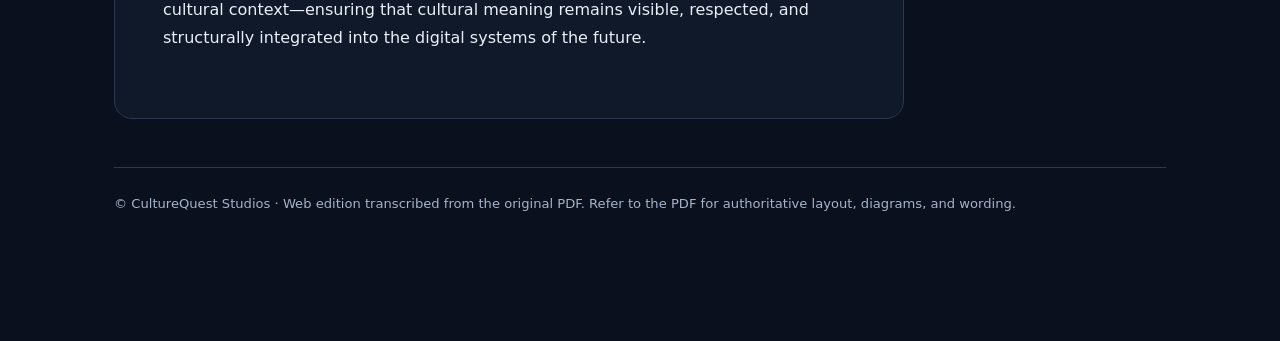
<file: publications/cal-cultural-awareness-layer/index.html>
<!doctype html><html lang="en"><head><meta charset="utf-8"><meta name="viewport" content="width=device-width,initial-scale=1"><title>CAL™ — Cultural Awareness Layer — Anchoring Technology Autonomy in Human and Cultural Context | CultureQuest Studios</title><meta name="description" content="A proposed neutral standards framework for cultural grounding in autonomous and digital systems."><link rel="canonical" href="https://culturequeststudios.com/publications/cal-cultural-awareness-layer/"><meta property="og:type" content="article"><meta property="og:title" content="CAL™ — Cultural Awareness Layer — Anchoring Technology Autonomy in Human and Cultural Context | CultureQuest Studios"><meta property="og:description" content="A proposed neutral standards framework for cultural grounding in autonomous and digital systems."><meta property="og:url" content="https://culturequeststudios.com/publications/cal-cultural-awareness-layer/"><link rel="stylesheet" href="../publication.css"></head><body><header class="top"><div class="top-inner"><a class="brand" href="/">CQS · CultureQuest Studios</a><nav class="nav"><a href="/#publications">All publications</a><a href="/">Home</a></nav></div></header><main class="wrap"><header class="hero"><div class="eyebrow">CultureQuest Studios · White Paper</div><h1>CAL™ — Cultural Awareness Layer</h1><div class="subtitle">Anchoring Technology Autonomy in Human and Cultural Context</div><p class="summary">A proposed neutral standards framework for cultural grounding in autonomous and digital systems.</p><p class="meta">November 2025 · Original author/publisher as credited in the PDF · Patent Pending (as stated in the original publication)</p><div class="actions"><a class="btn primary" href="/assets/WhitePapers/CAL_Cultural_Awareness_Layer_Whitepaper.pdf" target="_blank" rel="noopener">View / Download original PDF ↗</a><a class="btn" href="/#publications">← Publications</a></div></header><div class="layout"><article class="paper"><section class="source-page"><div class="page-mark">Original paper · page 2</div><p>Executive Summary CAL™ — the Cultural Awareness Layer — is a proposed evolutionary standards framework designed to help future technologies, including autonomous AI systems, remain meaningfully anchored to human and cultural context. As digital systems grow more capable and increasingly self-directed, a structured cultural grounding layer becomes essential. CAL defines culture not as identity or belief, but as contextual infrastructure— an interpretive layer that allows technology to understand human environments without bias, profiling, or prescriptive assumptions.</p><p>1. Introduction Technology has advanced rapidly, but its relationship with human culture has not kept pace. Digital systems lack a neutral, interoperable way to interpret cultural context, resulting in experiences that feel disconnected from human rhythms, rituals, and meaning structures. CAL aims to fill this gap by introducing a shared standards layer for cultural awareness—one that operates without affirming or privileging any single cultural path.</p><p>2. CAL as an Evolutionary Standards Layer As AI systems move toward autonomy, they require grounding frameworks to remain aligned with the complexity of human environments. CAL offers an evolutionary standards layer designed to grow alongside technological capability. Its purpose is not to define culture but to create a neutral schema where cultural context can be represented, referenced, and validated safely and consistently across systems.</p><p>3. Non-Biased Cultural Anchoring CAL proposes a method for representing cultural context without assigning cultural identity. The layer avoids inference, prediction, or profiling—focusing instead on non- invasive contextual markers that help systems interpret human situations. This includes cycles, timelines, transitions, and contextual cues that are culturally meaningful but identity-neutral.</p><p>4. Cultural Presence Without Cultural Prescription One of CAL&#x27;s central goals is to encourage users to remain connected to cultural context without imposing any particular tradition or path. CAL provides visibility to cultural rhythms and contextual markers—without affirming or suggesting identity. It operates as a gentle reminder of cultural presence, not a classifier or recommender of cultural identity.</p></section><section class="source-page"><div class="page-mark">Original paper · page 3</div><p>5. Structural Overview of CAL
CAL can be conceptualized as a multi-layered standards framework:
• Context Schema: A minimal, neutral representation of cultural markers.
• Cultural Header: A portable data unit for systems to reference.
• Integration Layer: API principles ensuring neutral adoption.
• Validation Constraints: Rules governing neutrality, non-inference, and safe boundaries.
• Evolution Path: A framework for expansion as new cultural modules are understood.
This structure is intentionally high-level to avoid prescribing implementation specifics.</p><p>6. CAL and Autonomous AI Autonomous AI systems require structured grounding to remain aligned with human meaning. CAL provides such grounding by offering neutral cultural anchors that inform AI reasoning without influencing identity. These anchors help reduce cultural hallucination, misinterpretation, and unintentional exclusion. CAL becomes a quiet but essential stability layer for AI agents operating in diverse human contexts.</p><h2 id="section-1">7. Standards Design Considerations The development of CAL should be guided by standards disciplines similar to W3C, ISO, or IEEE-style frameworks. Key considerations include:</h2><p>• Minimal data exposure
• Schema neutrality
• Cultural inclusion without categorization
• Global interoperability
• Safe transformation rules
• Extensibility through modules
A formal standards process would help ensure CAL evolves responsibly and independently
of commercial or cultural bias.</p><p>8. Validation Principles CAL encourages the global research community to define validation rules that ensure cultural neutrality and prevent improper use. Potential validation dimensions include:</p><p>• Non-inference audits
• Cultural neutrality testing
• Boundary condition checks
• Cross-system interoperability validation
This is where multidisciplinary expertise—anthropology, AI safety, ethics, systems
design—must participate.</p></section><section class="source-page"><div class="page-mark">Original paper · page 4</div><p>9. A Call for Collaborative Standards Formation While many institutions emphasize the importance of “keeping technology human,” few define the structural mechanisms needed to achieve this. CAL calls for the formation of a collaborative think tank or consortium to draft the standards, validation criteria, and governance principles necessary to operationalize cultural grounding. This is a global challenge requiring technologists, cultural scholars, ethicists, and AI researchers.</p><p>10. Conclusion CAL provides an early conceptual blueprint for a global cultural grounding layer. It is intentionally non-prescriptive, culturally neutral, and adaptable to future systems. As autonomous technologies expand, CAL offers a practical and standards-oriented path toward anchoring technology autonomy in human and cultural context—ensuring that cultural meaning remains visible, respected, and structurally integrated into the digital systems of the future.</p></section></article><aside class="toc"><strong>On this page</strong><a href="#section-1">7. Standards Design Considerations The development of CAL should be guided by standards discipl</a></aside></div><footer>© CultureQuest Studios · Web edition transcribed from the original PDF. Refer to the PDF for authoritative layout, diagrams, and wording.</footer></main></body></html>
</file>
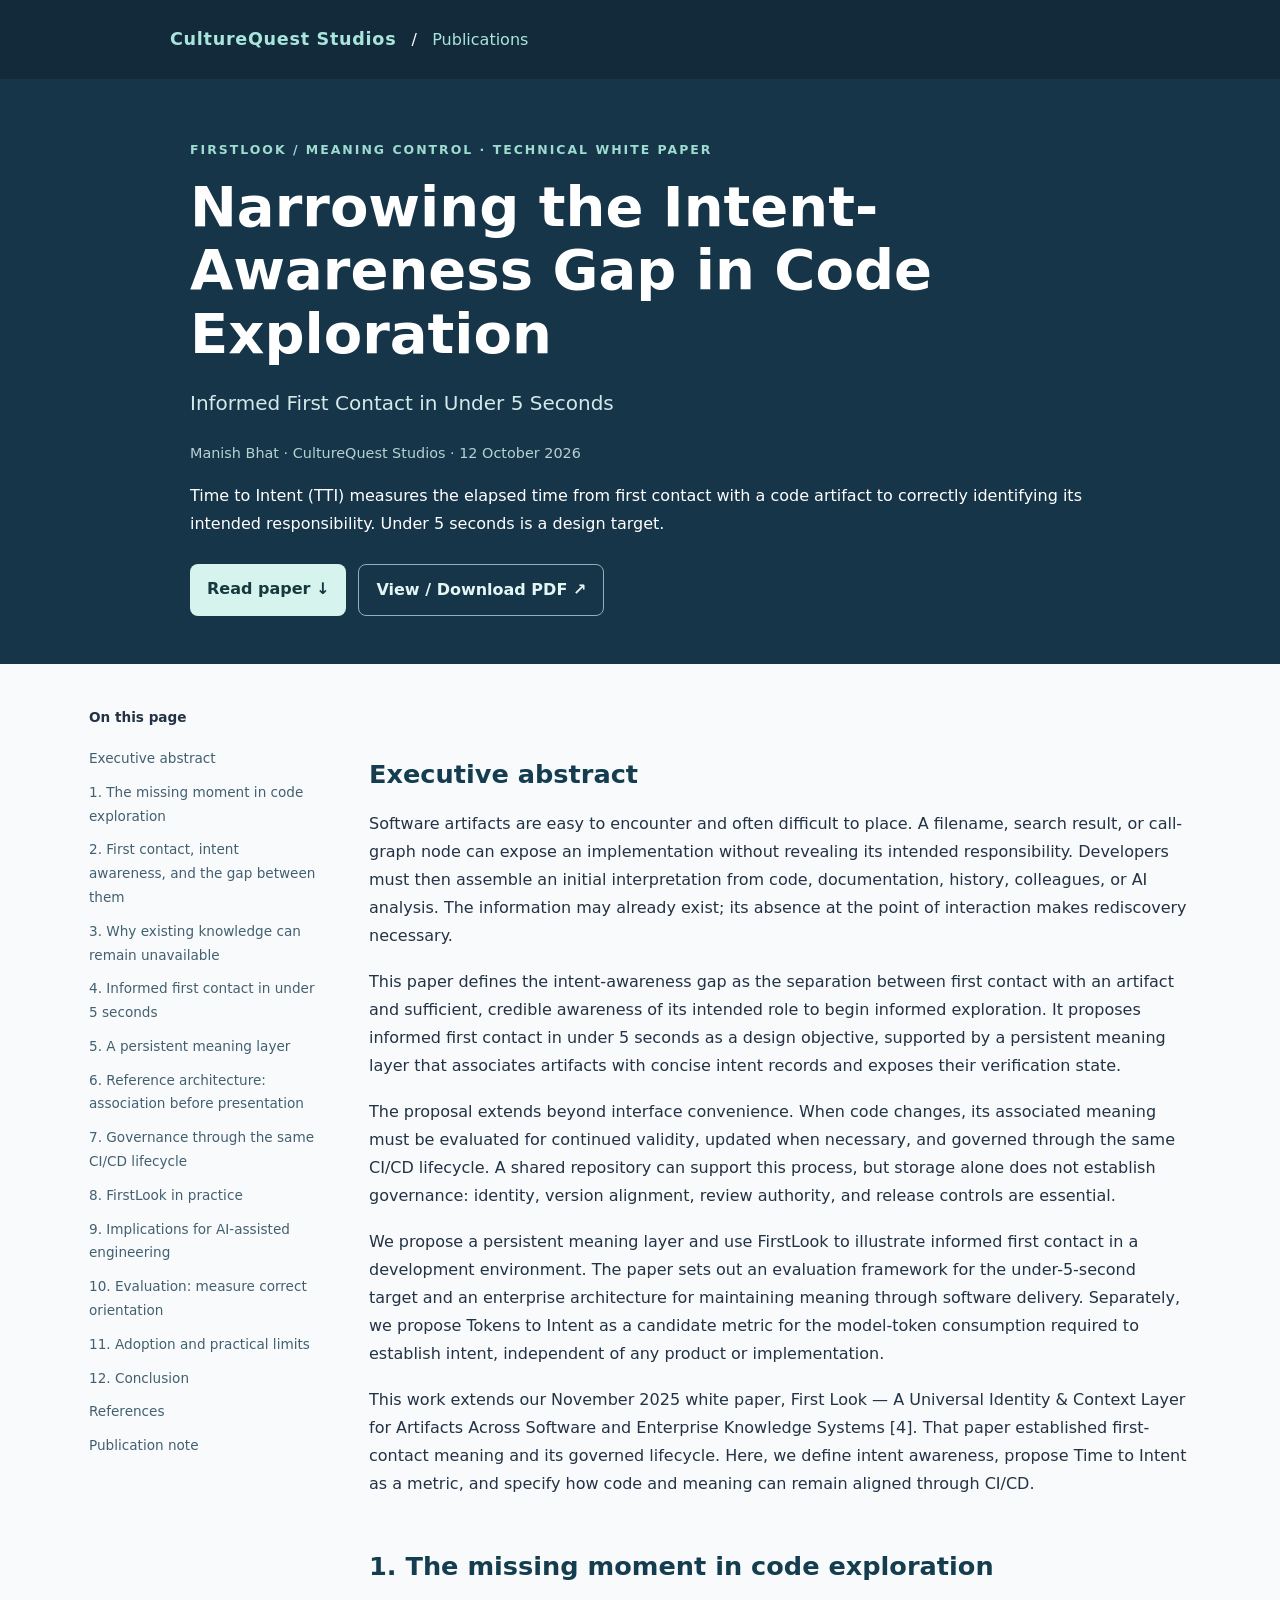
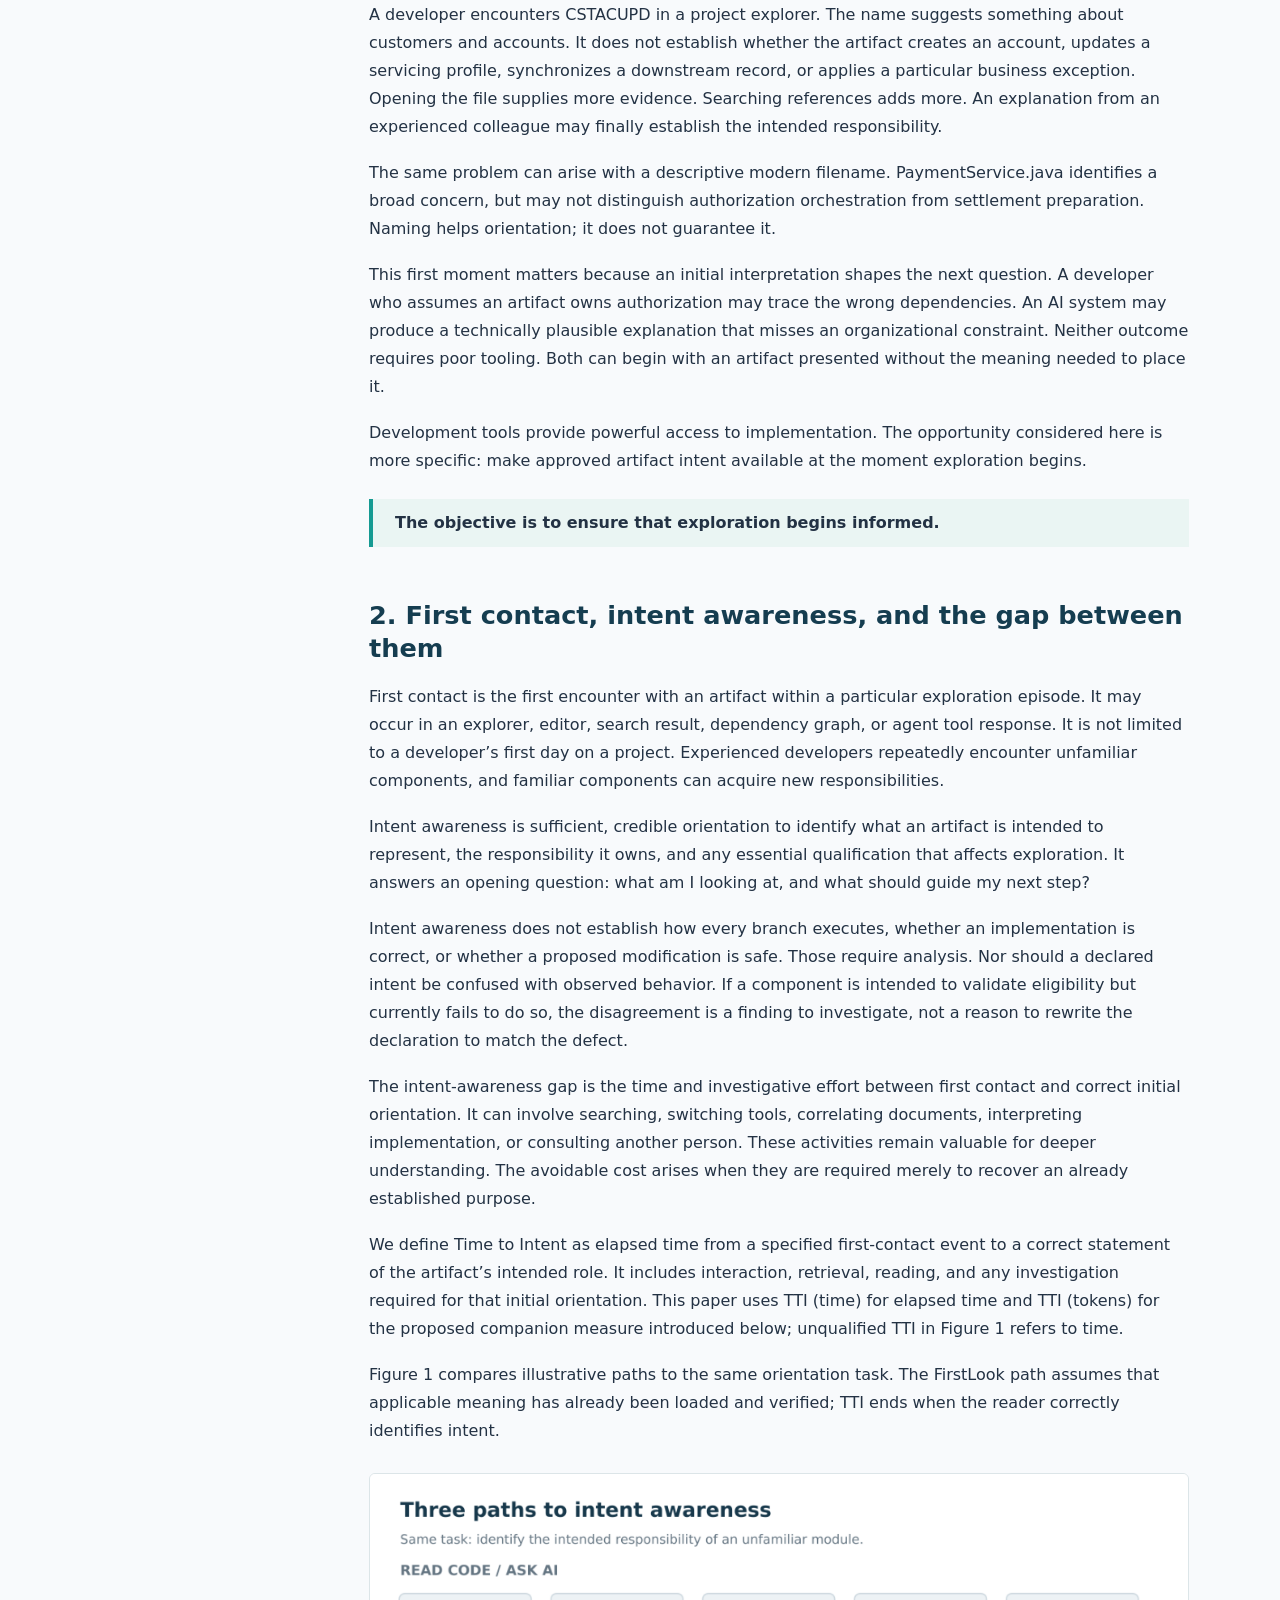
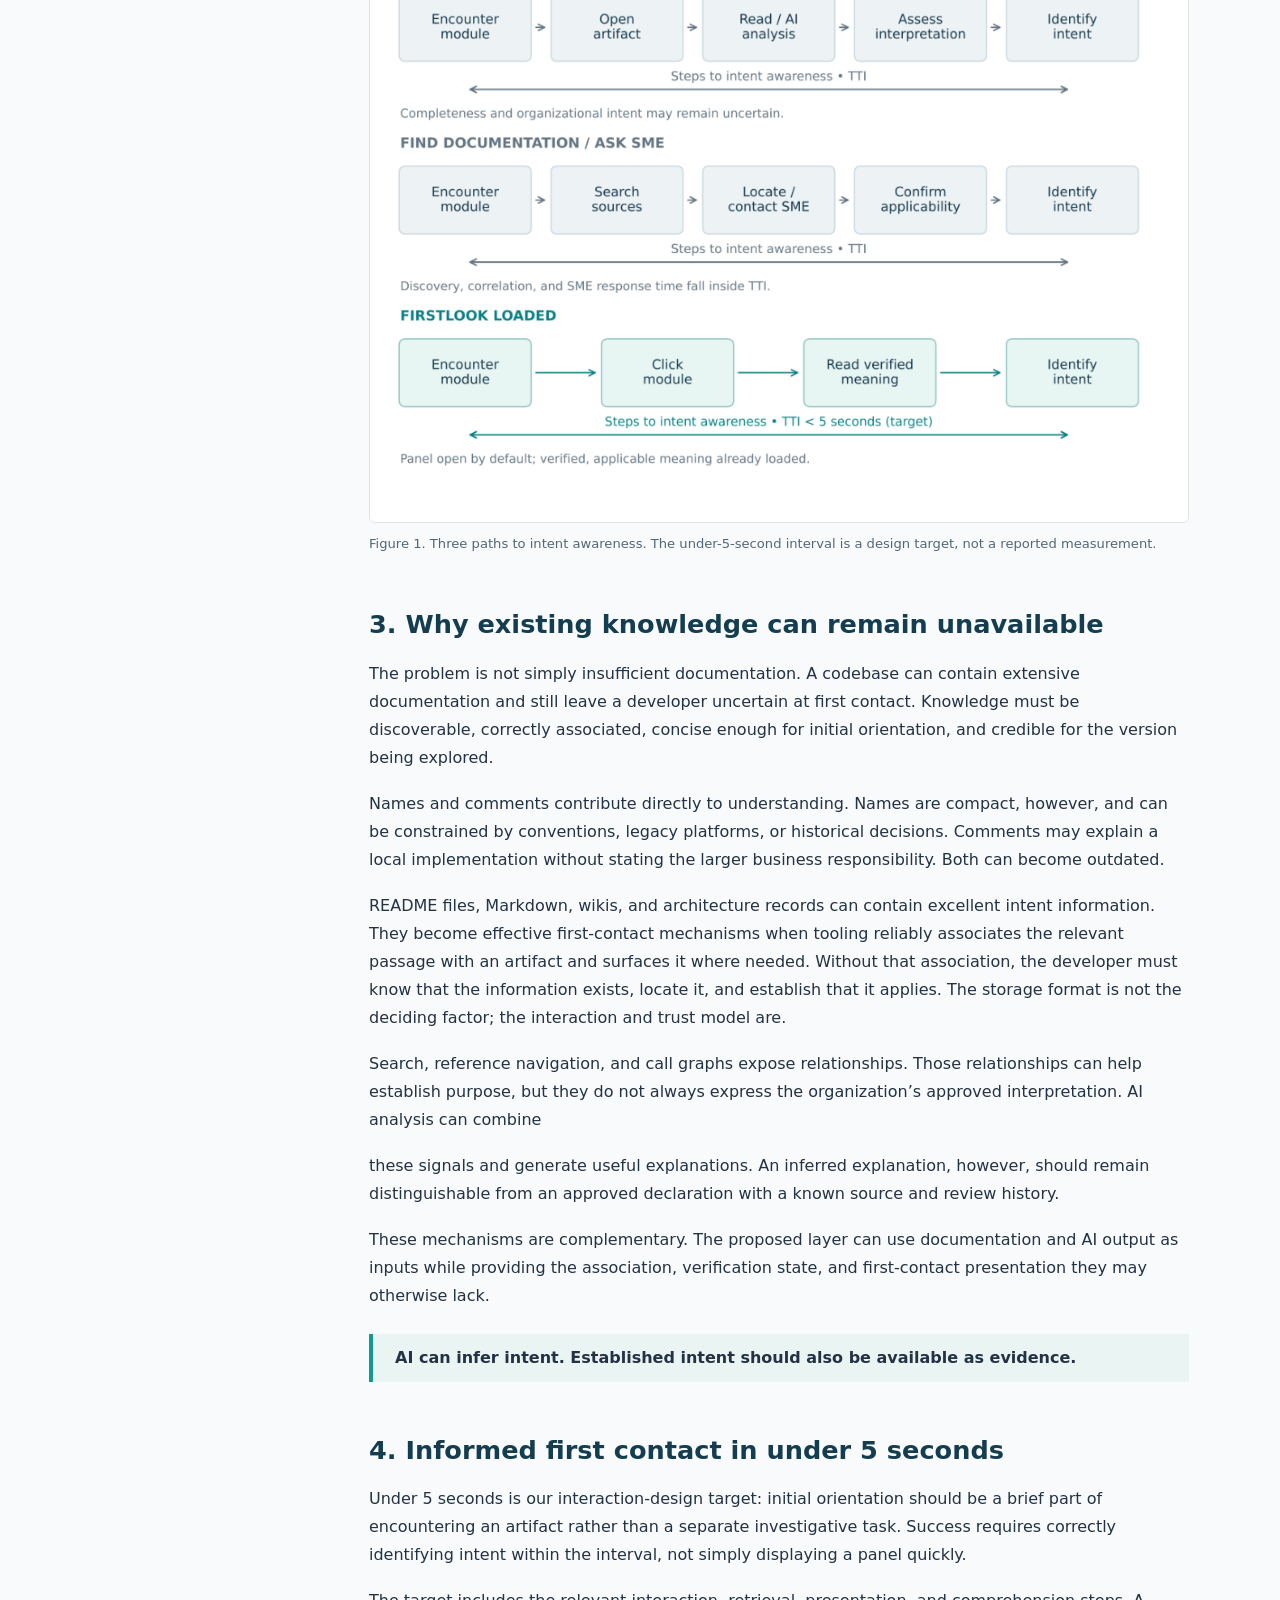
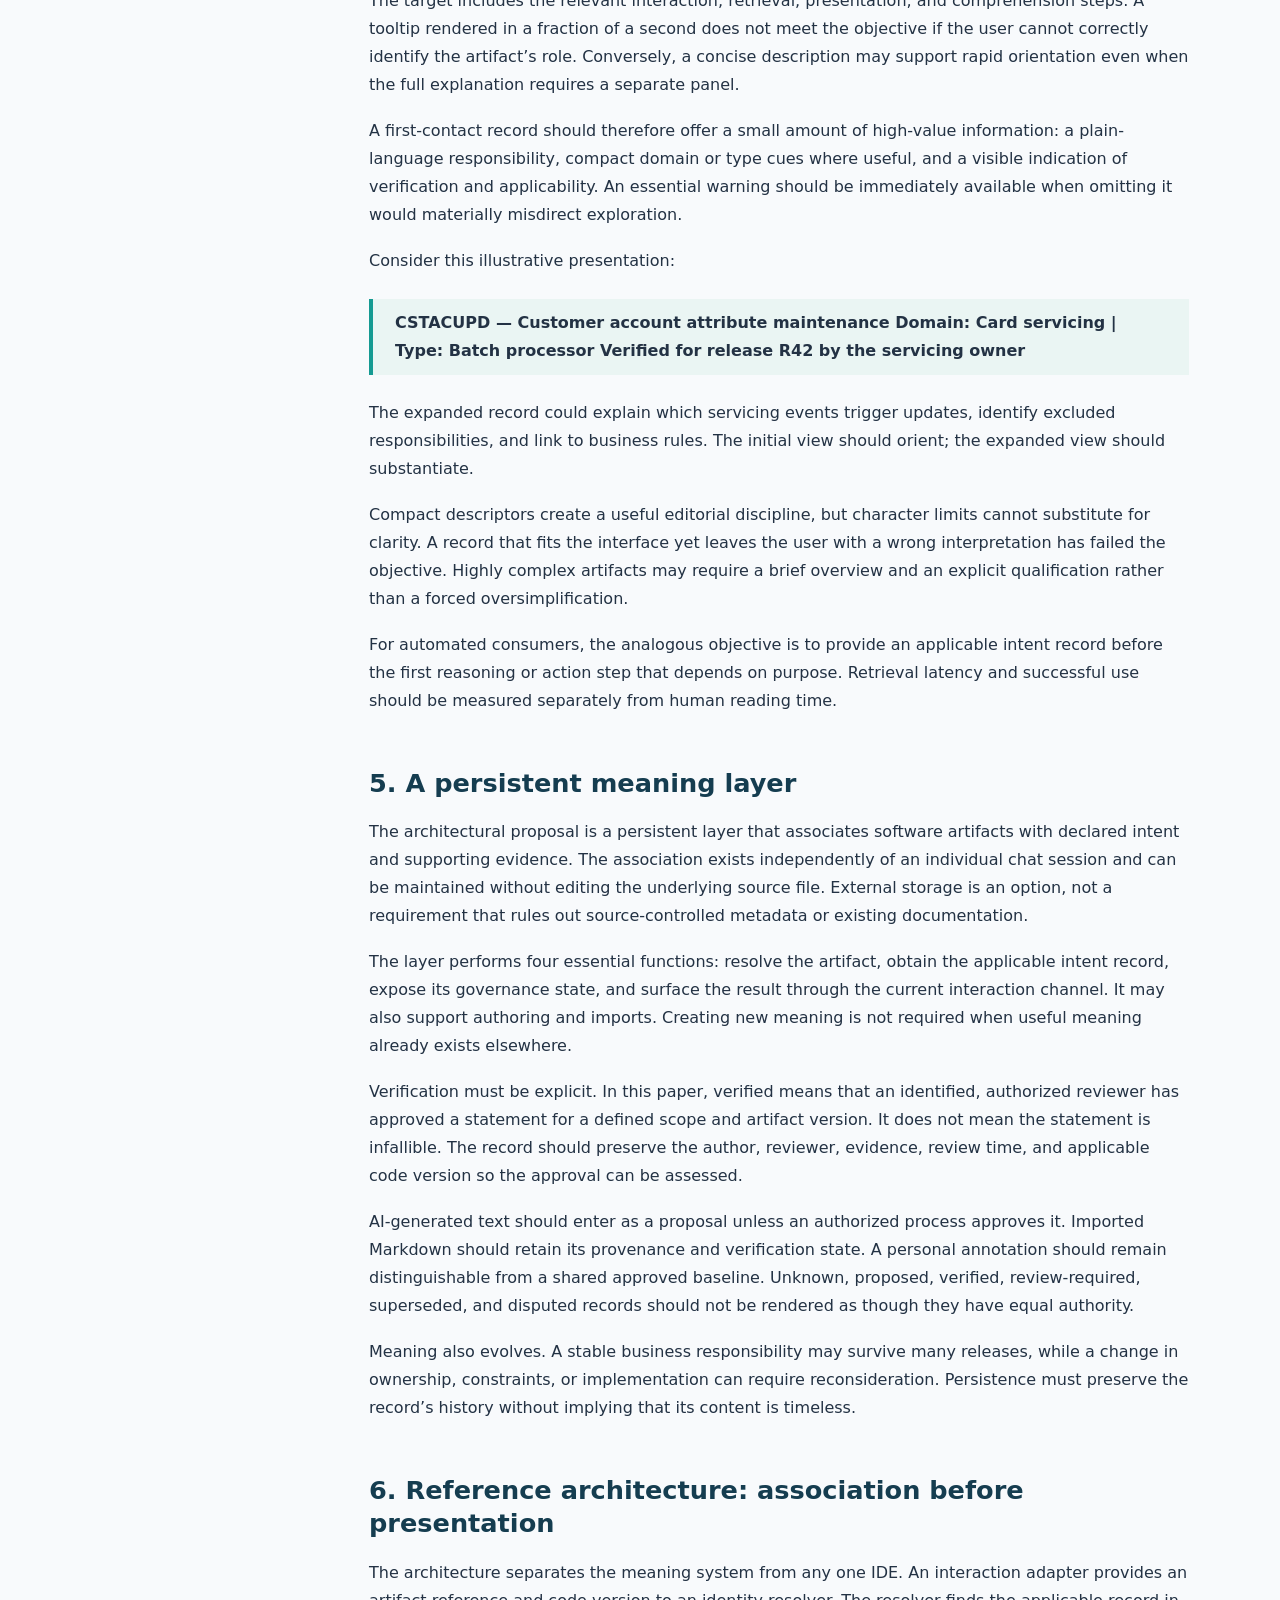
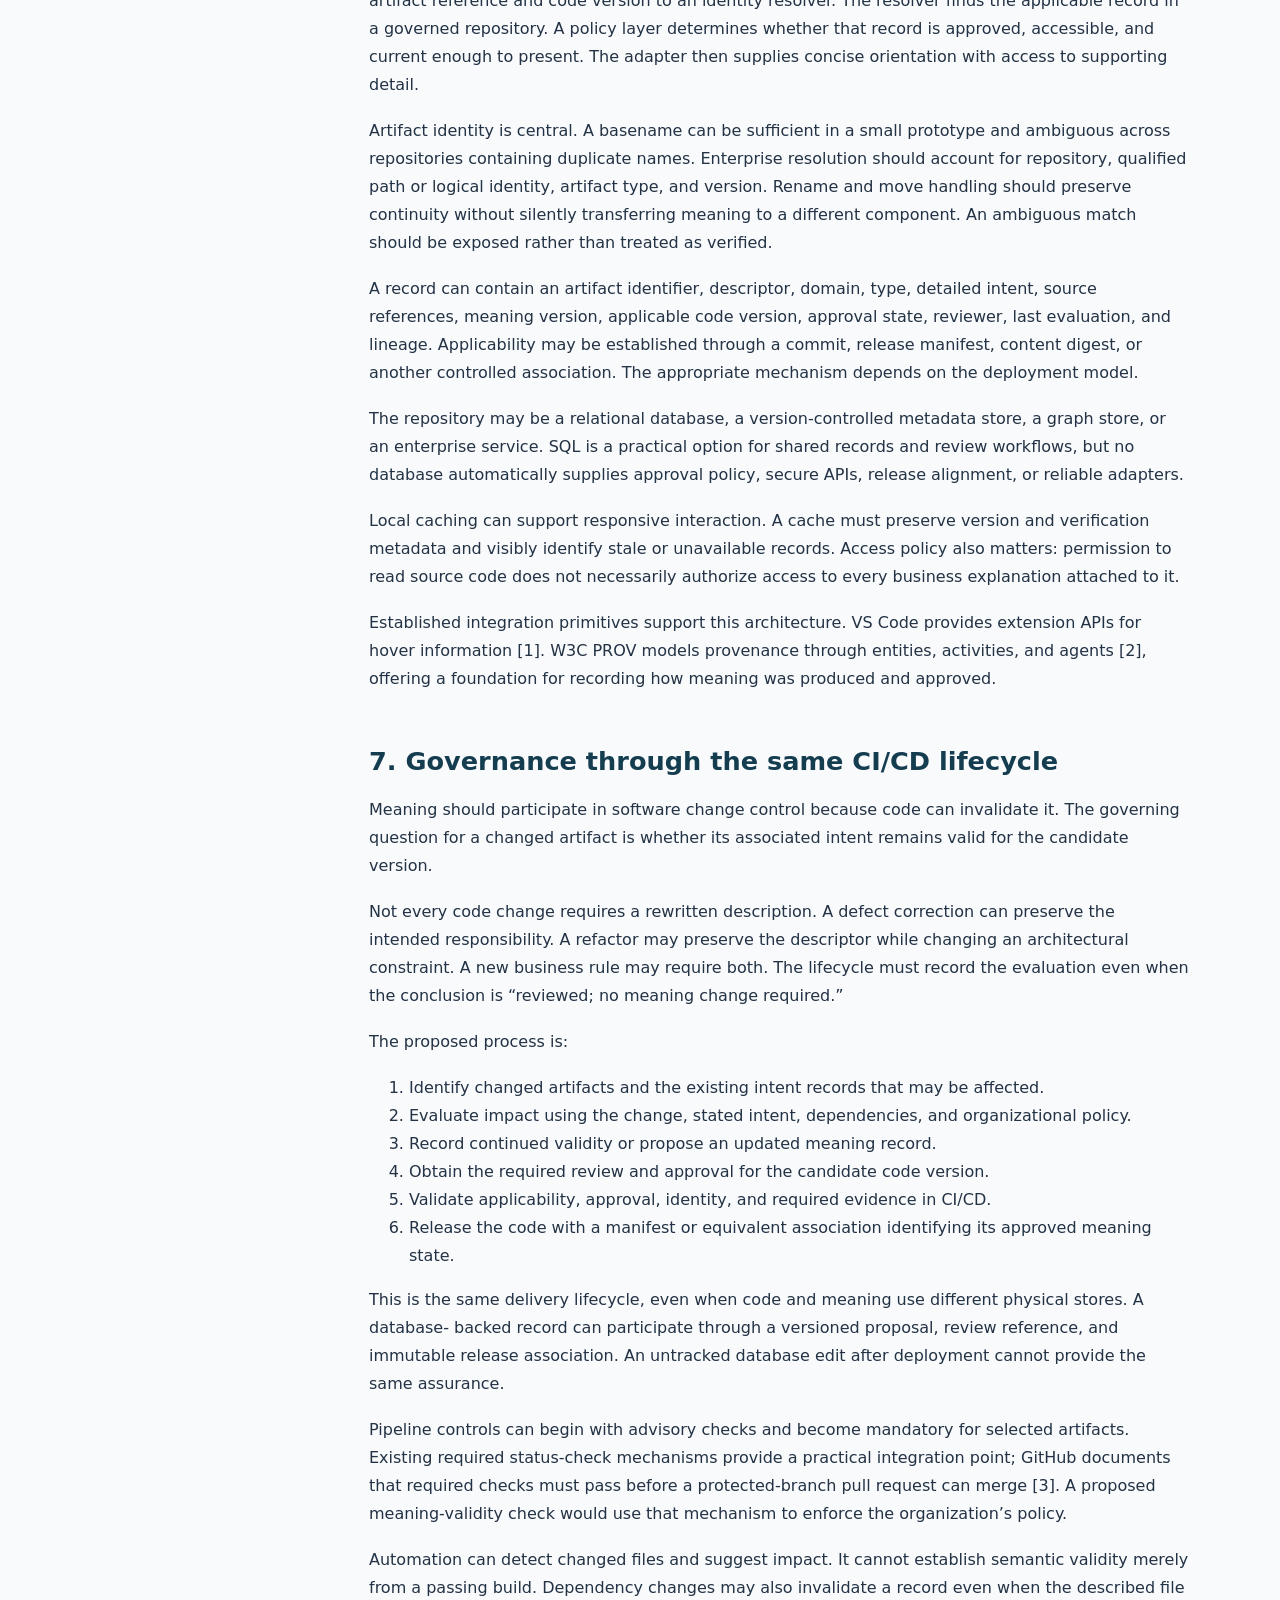
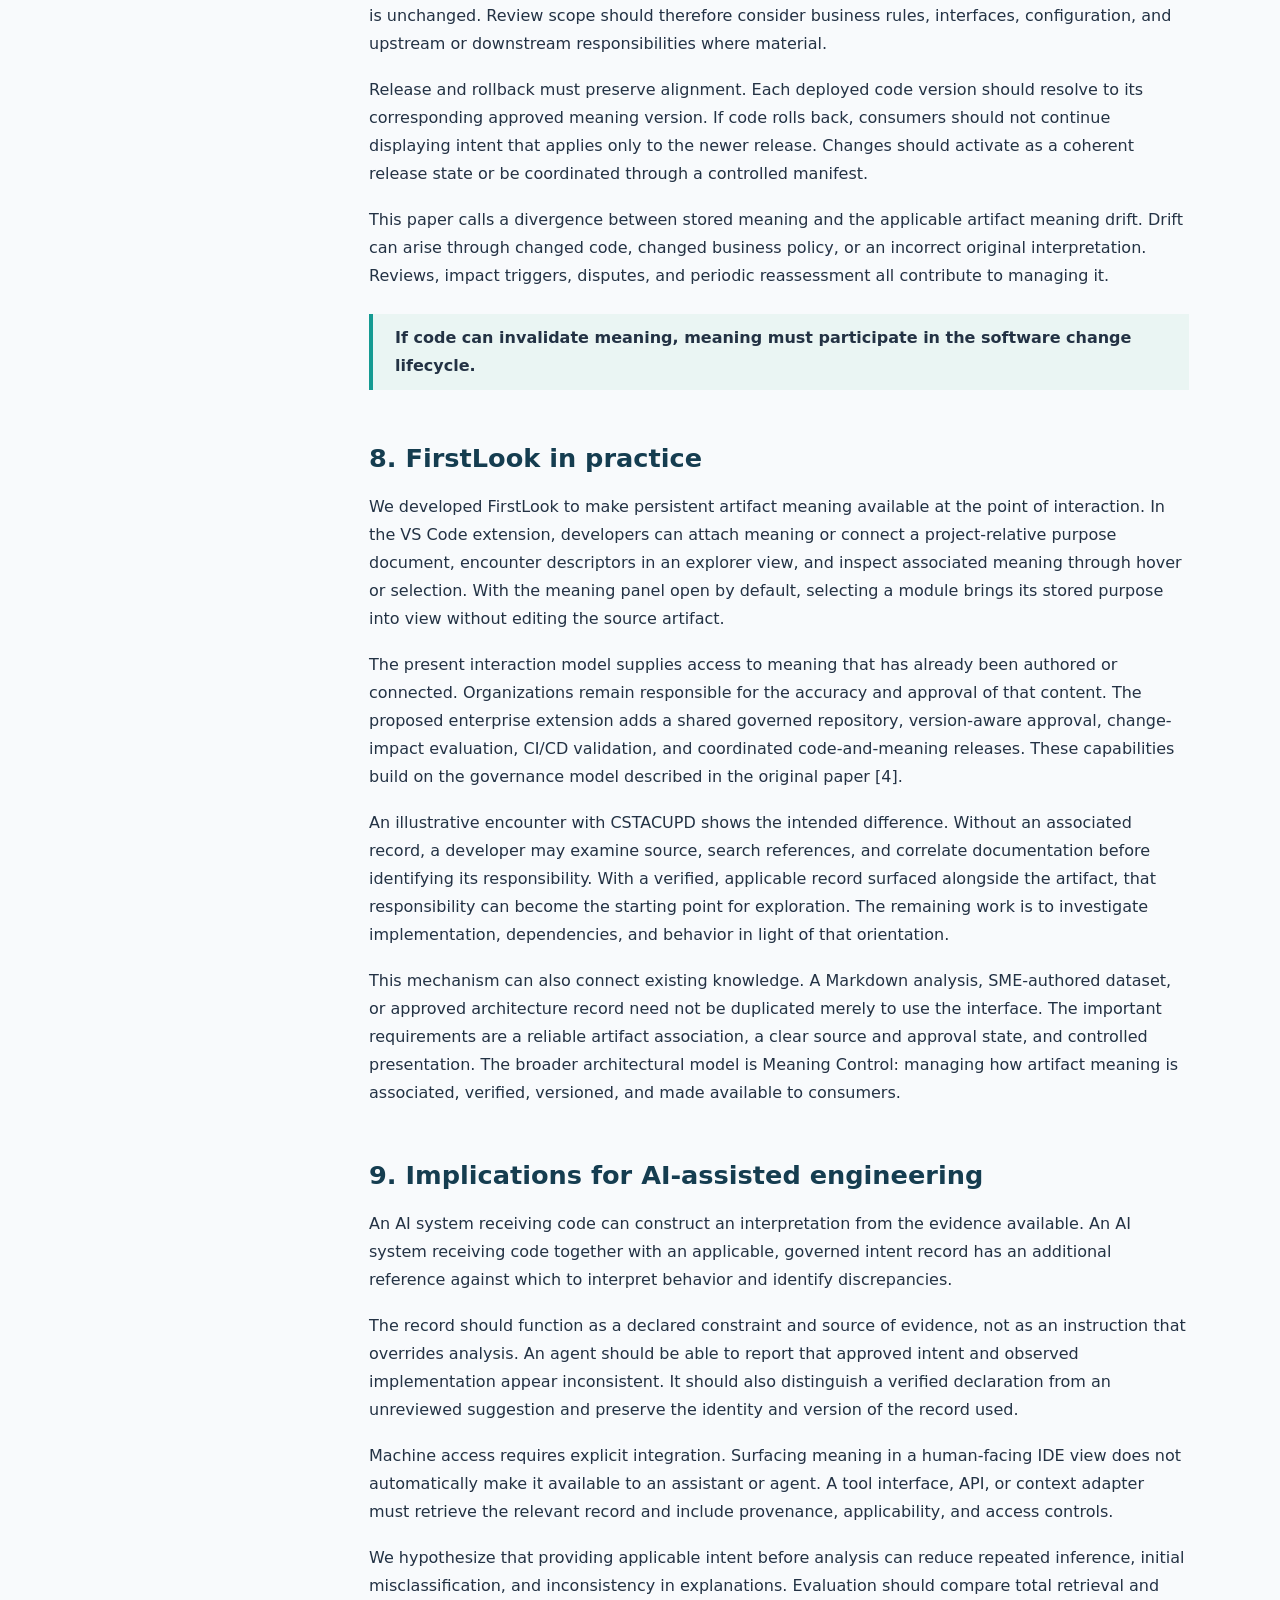
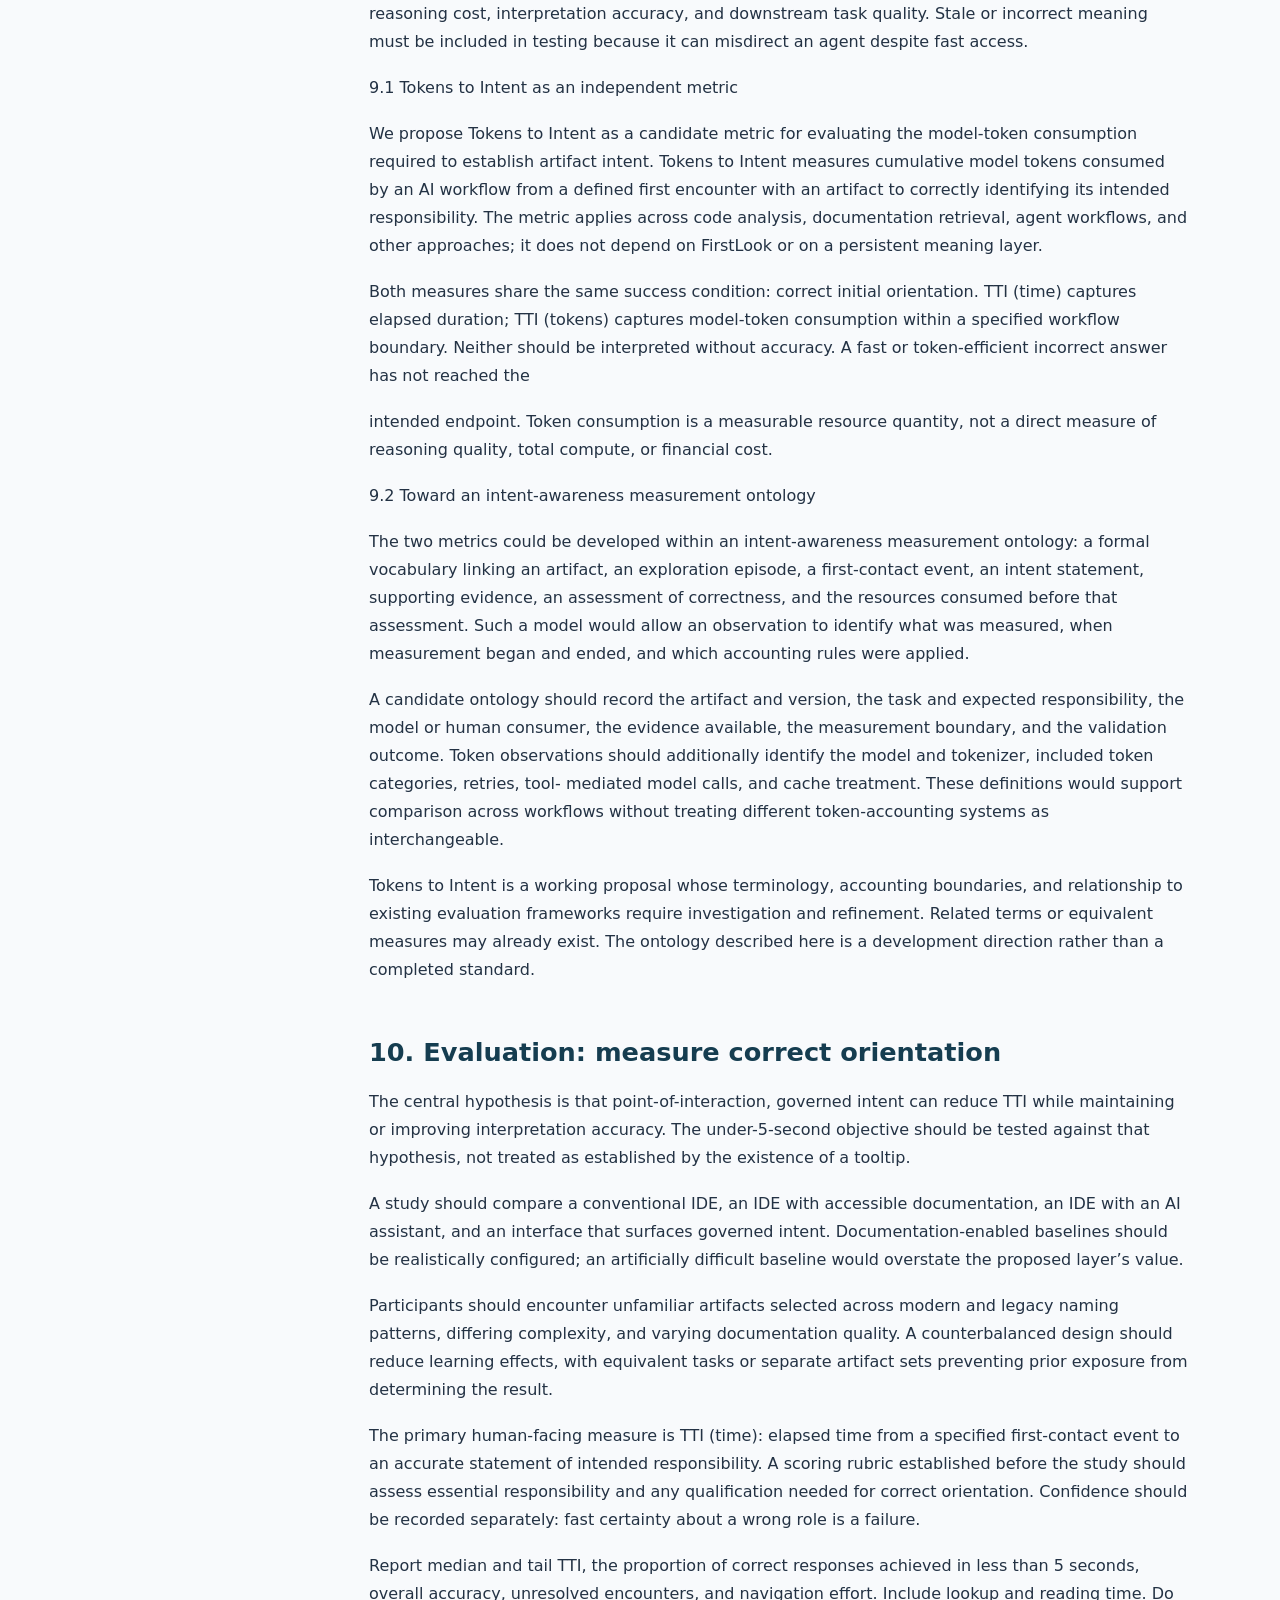
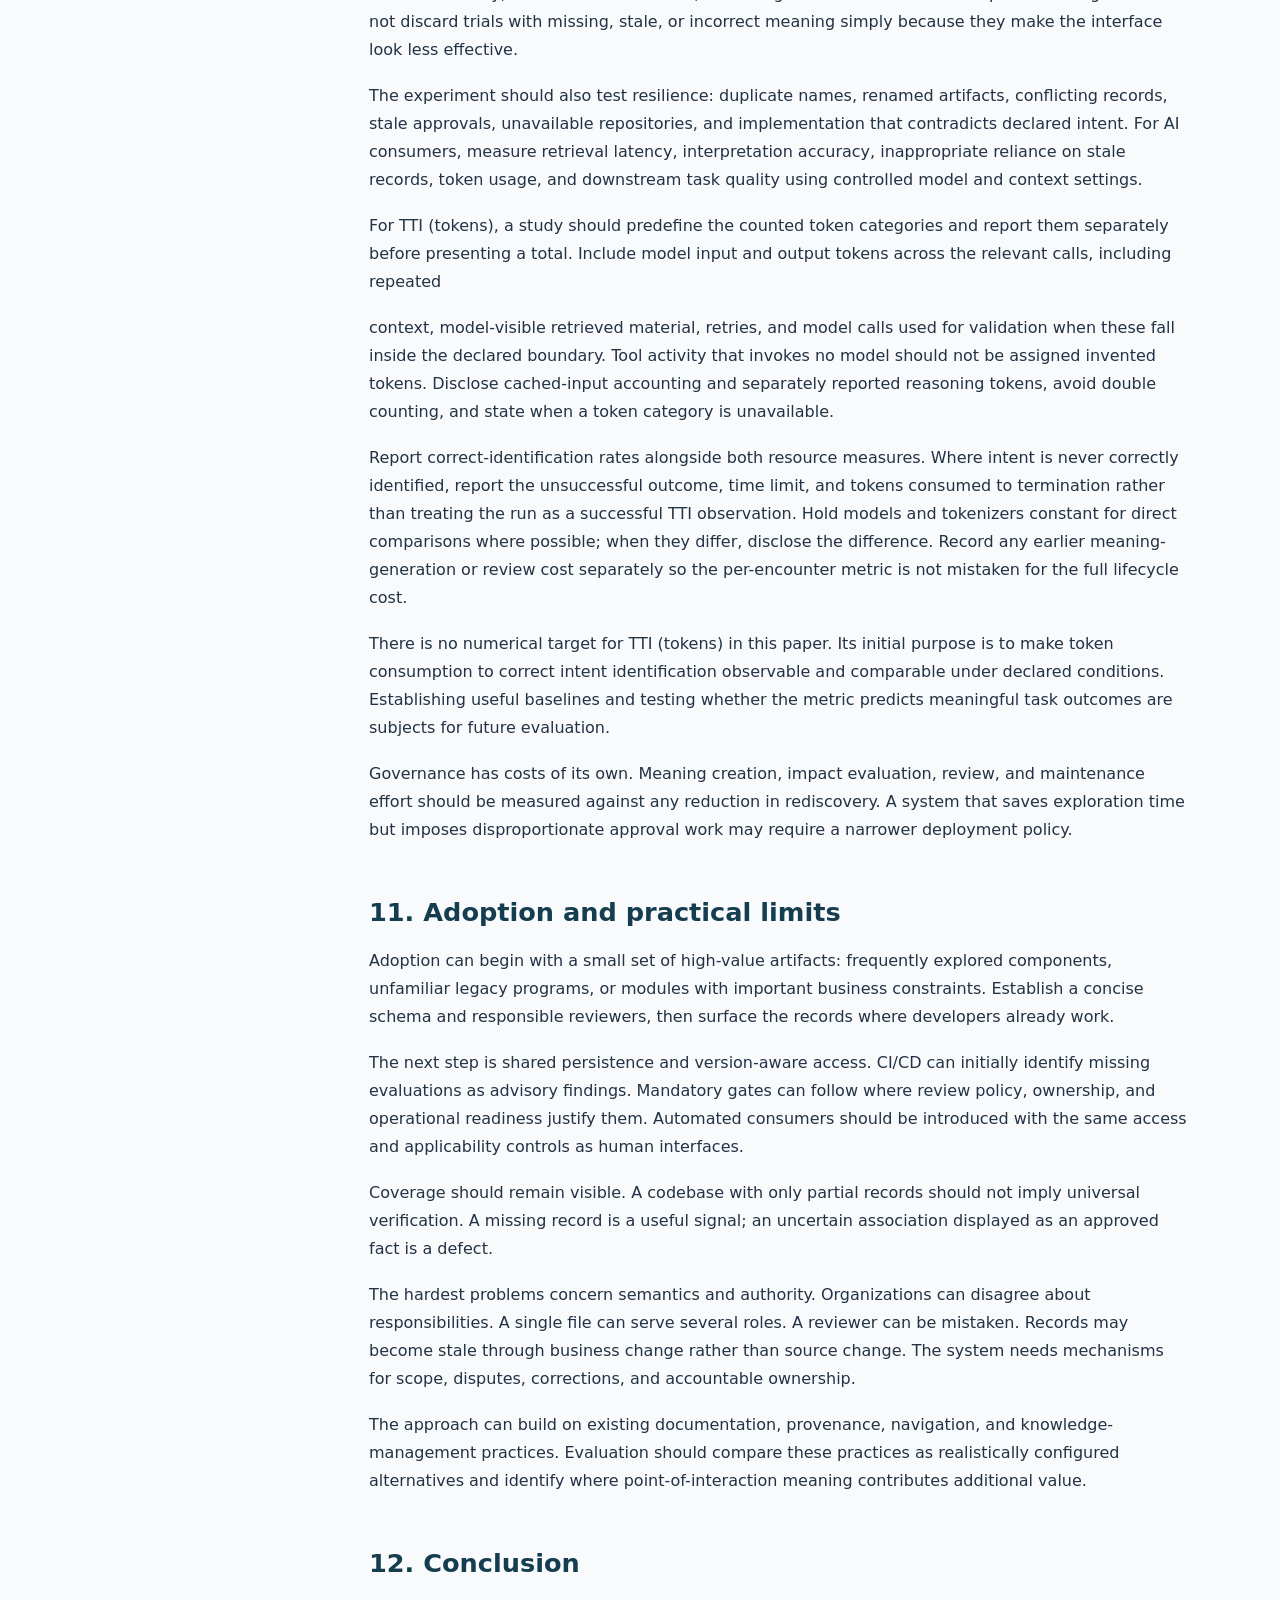
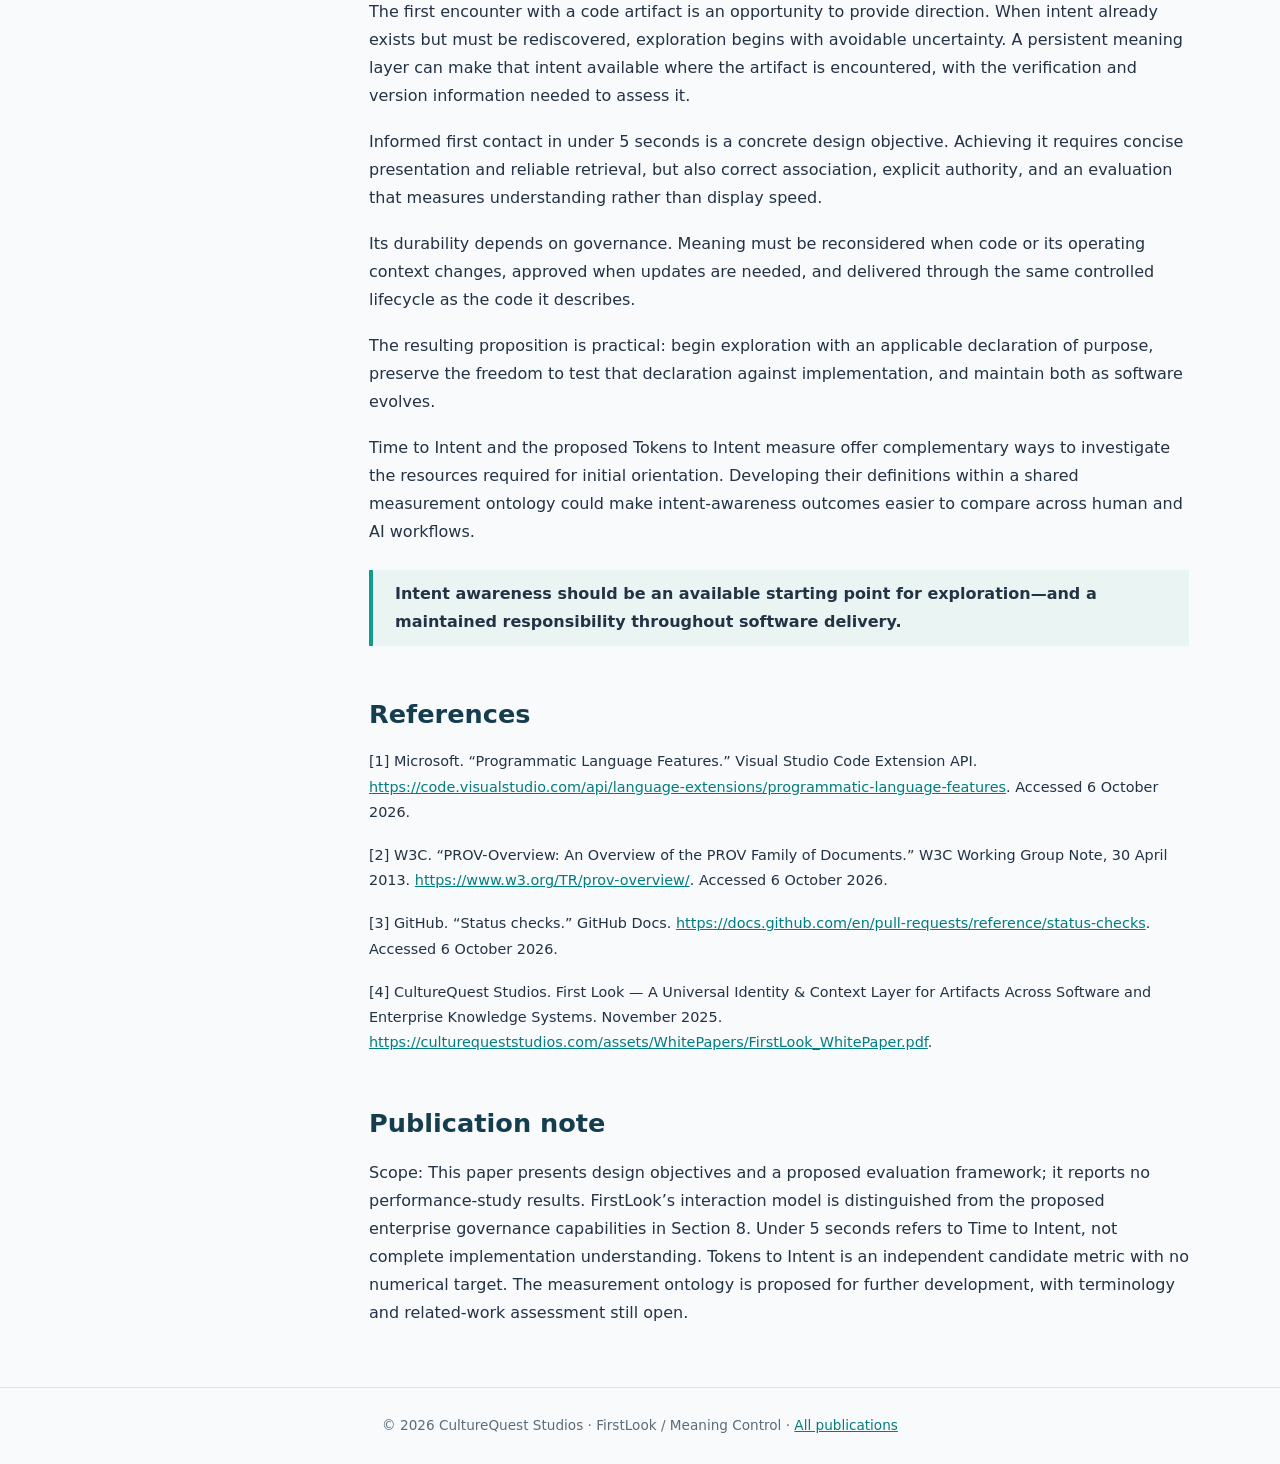
<file: publications/firstlook-tti/index.html>
<!DOCTYPE html><html lang="en"><head><meta charset="utf-8"><meta name="viewport" content="width=device-width,initial-scale=1"><title>Narrowing the Intent-Awareness Gap in Code Exploration | FirstLook | CultureQuest Studios</title><meta name="description" content="Technical whitepaper introducing Time to Intent (TTI), informed first contact in code exploration, governed artifact meaning, and a proposed Tokens to Intent metric."><link rel="canonical" href="https://culturequeststudios.com/publications/firstlook-tti/"><meta property="og:type" content="article"><meta property="og:title" content="Narrowing the Intent-Awareness Gap in Code Exploration"><meta property="og:description" content="FirstLook technical whitepaper: Time to Intent, governed meaning, and informed first contact in under 5 seconds as a design target."><meta property="og:url" content="https://culturequeststudios.com/publications/firstlook-tti/"><meta name="author" content="Manish Bhat"><link rel="stylesheet" href="style.css"><script type="application/ld+json">{"@context":"https://schema.org","@type":"TechArticle","headline":"Narrowing the Intent-Awareness Gap in Code Exploration","alternativeHeadline":"Informed First Contact in Under 5 Seconds","author":{"@type":"Person","name":"Manish Bhat"},"publisher":{"@type":"Organization","name":"CultureQuest Studios"},"datePublished":"2026-10-12","url":"https://culturequeststudios.com/publications/firstlook-tti/","inLanguage":"en"}</script></head><body><header class="mast"><a class="brand" href="/">CultureQuest Studios</a> &nbsp; / &nbsp; <a href="/#publications">Publications</a></header><section class="hero"><div class="hero-inner"><div class="eyebrow">FirstLook / Meaning Control · Technical White Paper</div><h1>Narrowing the Intent-Awareness Gap in Code Exploration</h1><p class="subtitle">Informed First Contact in Under 5 Seconds</p><p class="meta">Manish Bhat · CultureQuest Studios · 12 October 2026</p><p>Time to Intent (TTI) measures the elapsed time from first contact with a code artifact to correctly identifying its intended responsibility. Under 5 seconds is a design target.</p><div class="actions"><a href="#executive-abstract">Read paper ↓</a><a class="secondary" href="/assets/WhitePapers/FirstLook_TTI_Intent_Awareness.pdf" target="_blank" rel="noopener">View / Download PDF ↗</a></div></div></section><div class="layout"><nav class="toc" aria-label="Table of contents"><strong>On this page</strong><a href="#executive-abstract">Executive abstract</a>
<a href="#1-the-missing-moment-in-code-exploration">1. The missing moment in code exploration</a>
<a href="#2-first-contact-intent-awareness-and-the-gap-between-them">2. First contact, intent awareness, and the gap between them</a>
<a href="#3-why-existing-knowledge-can-remain-unavailable">3. Why existing knowledge can remain unavailable</a>
<a href="#4-informed-first-contact-in-under-5-seconds">4. Informed first contact in under 5 seconds</a>
<a href="#5-a-persistent-meaning-layer">5. A persistent meaning layer</a>
<a href="#6-reference-architecture-association-before-presentation">6. Reference architecture: association before presentation</a>
<a href="#7-governance-through-the-same-ci-cd-lifecycle">7. Governance through the same CI/CD lifecycle</a>

<a href="#8-firstlook-in-practice">8. FirstLook in practice</a>
<a href="#9-implications-for-ai-assisted-engineering">9. Implications for AI-assisted engineering</a>
<a href="#10-evaluation-measure-correct-orientation">10. Evaluation: measure correct orientation</a>
<a href="#11-adoption-and-practical-limits">11. Adoption and practical limits</a>
<a href="#12-conclusion">12. Conclusion</a>
<a href="#references">References</a>
<a href="#publication-note">Publication note</a></nav><main class="paper"><article><h2 id="executive-abstract">Executive abstract</h2>
<p>Software artifacts are easy to encounter and often difficult to place. A filename, search result, or call-graph node can expose an implementation without revealing its intended responsibility. Developers must then assemble an initial interpretation from code, documentation, history, colleagues, or AI analysis. The information may already exist; its absence at the point of interaction makes rediscovery necessary.</p>
<p>This paper defines the intent-awareness gap as the separation between first contact with an artifact and sufficient, credible awareness of its intended role to begin informed exploration. It proposes informed first contact in under 5 seconds as a design objective, supported by a persistent meaning layer that associates artifacts with concise intent records and exposes their verification state.</p>
<p>The proposal extends beyond interface convenience. When code changes, its associated meaning must be evaluated for continued validity, updated when necessary, and governed through the same CI/CD lifecycle. A shared repository can support this process, but storage alone does not establish governance: identity, version alignment, review authority, and release controls are essential.</p>
<p>We propose a persistent meaning layer and use FirstLook to illustrate informed first contact in a development environment. The paper sets out an evaluation framework for the under-5-second target and an enterprise architecture for maintaining meaning through software delivery. Separately, we propose Tokens to Intent as a candidate metric for the model-token consumption required to establish intent, independent of any product or implementation.</p>
<p>This work extends our November 2025 white paper, First Look — A Universal Identity &amp; Context Layer for Artifacts Across Software and Enterprise Knowledge Systems [4]. That paper established first-contact meaning and its governed lifecycle. Here, we define intent awareness, propose Time to Intent as a metric, and specify how code and meaning can remain aligned through CI/CD.</p>
<h2 id="1-the-missing-moment-in-code-exploration">1. The missing moment in code exploration</h2>
<p>A developer encounters CSTACUPD in a project explorer. The name suggests something about customers and accounts. It does not establish whether the artifact creates an account, updates a servicing profile, synchronizes a downstream record, or applies a particular business exception. Opening the file supplies more evidence. Searching references adds more. An explanation from an experienced colleague may finally establish the intended responsibility.</p>
<p>The same problem can arise with a descriptive modern filename. PaymentService.java identifies a broad concern, but may not distinguish authorization orchestration from settlement preparation. Naming helps orientation; it does not guarantee it.</p>
<p>This first moment matters because an initial interpretation shapes the next question. A developer who assumes an artifact owns authorization may trace the wrong dependencies. An AI system may produce a technically plausible explanation that misses an organizational constraint. Neither outcome requires poor tooling. Both can begin with an artifact presented without the meaning needed to place it.</p>
<p>Development tools provide powerful access to implementation. The opportunity considered here is more specific: make approved artifact intent available at the moment exploration begins.</p>
<blockquote>The objective is to ensure that exploration begins informed.</blockquote>
<h2 id="2-first-contact-intent-awareness-and-the-gap-between-them">2. First contact, intent awareness, and the gap between them</h2>
<p>First contact is the first encounter with an artifact within a particular exploration episode. It may occur in an explorer, editor, search result, dependency graph, or agent tool response. It is not limited to a developer’s first day on a project. Experienced developers repeatedly encounter unfamiliar components, and familiar components can acquire new responsibilities.</p>
<p>Intent awareness is sufficient, credible orientation to identify what an artifact is intended to represent, the responsibility it owns, and any essential qualification that affects exploration. It answers an opening question: what am I looking at, and what should guide my next step?</p>
<p>Intent awareness does not establish how every branch executes, whether an implementation is correct, or whether a proposed modification is safe. Those require analysis. Nor should a declared intent be confused with observed behavior. If a component is intended to validate eligibility but currently fails to do so, the disagreement is a finding to investigate, not a reason to rewrite the declaration to match the defect.</p>
<p>The intent-awareness gap is the time and investigative effort between first contact and correct initial orientation. It can involve searching, switching tools, correlating documents, interpreting implementation, or consulting another person. These activities remain valuable for deeper understanding. The avoidable cost arises when they are required merely to recover an already established purpose.</p>
<p>We define Time to Intent as elapsed time from a specified first-contact event to a correct statement of the artifact’s intended role. It includes interaction, retrieval, reading, and any investigation required for that initial orientation. This paper uses TTI (time) for elapsed time and TTI (tokens) for the proposed companion measure introduced below; unqualified TTI in Figure 1 refers to time.</p>
<p>Figure 1 compares illustrative paths to the same orientation task. The FirstLook path assumes that applicable meaning has already been loaded and verified; TTI ends when the reader correctly identifies intent.</p>
<figure><img src="figure-1.png" alt="Three paths to intent awareness: reading code or asking AI, finding documentation or asking an SME, and FirstLook with verified meaning already loaded. The FirstLook path has an under-five-second Time to Intent target." loading="lazy"><figcaption>Figure 1. Three paths to intent awareness. The under-5-second interval is a design target, not a reported measurement.</figcaption></figure>
<h2 id="3-why-existing-knowledge-can-remain-unavailable">3. Why existing knowledge can remain unavailable</h2>
<p>The problem is not simply insufficient documentation. A codebase can contain extensive documentation and still leave a developer uncertain at first contact. Knowledge must be discoverable, correctly associated, concise enough for initial orientation, and credible for the version being explored.</p>
<p>Names and comments contribute directly to understanding. Names are compact, however, and can be constrained by conventions, legacy platforms, or historical decisions. Comments may explain a local implementation without stating the larger business responsibility. Both can become outdated.</p>
<p>README files, Markdown, wikis, and architecture records can contain excellent intent information. They become effective first-contact mechanisms when tooling reliably associates the relevant passage with an artifact and surfaces it where needed. Without that association, the developer must know that the information exists, locate it, and establish that it applies. The storage format is not the deciding factor; the interaction and trust model are.</p>
<p>Search, reference navigation, and call graphs expose relationships. Those relationships can help establish purpose, but they do not always express the organization’s approved interpretation. AI analysis can combine</p>
<p>these signals and generate useful explanations. An inferred explanation, however, should remain distinguishable from an approved declaration with a known source and review history.</p>
<p>These mechanisms are complementary. The proposed layer can use documentation and AI output as inputs while providing the association, verification state, and first-contact presentation they may otherwise lack.</p>
<blockquote>AI can infer intent. Established intent should also be available as evidence.</blockquote>
<h2 id="4-informed-first-contact-in-under-5-seconds">4. Informed first contact in under 5 seconds</h2>
<p>Under 5 seconds is our interaction-design target: initial orientation should be a brief part of encountering an artifact rather than a separate investigative task. Success requires correctly identifying intent within the interval, not simply displaying a panel quickly.</p>
<p>The target includes the relevant interaction, retrieval, presentation, and comprehension steps. A tooltip rendered in a fraction of a second does not meet the objective if the user cannot correctly identify the artifact’s role. Conversely, a concise description may support rapid orientation even when the full explanation requires a separate panel.</p>
<p>A first-contact record should therefore offer a small amount of high-value information: a plain-language responsibility, compact domain or type cues where useful, and a visible indication of verification and applicability. An essential warning should be immediately available when omitting it would materially misdirect exploration.</p>
<p>Consider this illustrative presentation:</p>
<blockquote>CSTACUPD — Customer account attribute maintenance Domain: Card servicing | Type: Batch processor Verified for release R42 by the servicing owner</blockquote>
<p>The expanded record could explain which servicing events trigger updates, identify excluded responsibilities, and link to business rules. The initial view should orient; the expanded view should substantiate.</p>
<p>Compact descriptors create a useful editorial discipline, but character limits cannot substitute for clarity. A record that fits the interface yet leaves the user with a wrong interpretation has failed the objective. Highly complex artifacts may require a brief overview and an explicit qualification rather than a forced oversimplification.</p>
<p>For automated consumers, the analogous objective is to provide an applicable intent record before the first reasoning or action step that depends on purpose. Retrieval latency and successful use should be measured separately from human reading time.</p>
<h2 id="5-a-persistent-meaning-layer">5. A persistent meaning layer</h2>
<p>The architectural proposal is a persistent layer that associates software artifacts with declared intent and supporting evidence. The association exists independently of an individual chat session and can be maintained without editing the underlying source file. External storage is an option, not a requirement that rules out source-controlled metadata or existing documentation.</p>
<p>The layer performs four essential functions: resolve the artifact, obtain the applicable intent record, expose its governance state, and surface the result through the current interaction channel. It may also support authoring and imports. Creating new meaning is not required when useful meaning already exists elsewhere.</p>
<p>Verification must be explicit. In this paper, verified means that an identified, authorized reviewer has approved a statement for a defined scope and artifact version. It does not mean the statement is infallible. The record should preserve the author, reviewer, evidence, review time, and applicable code version so the approval can be assessed.</p>
<p>AI-generated text should enter as a proposal unless an authorized process approves it. Imported Markdown should retain its provenance and verification state. A personal annotation should remain distinguishable from a shared approved baseline. Unknown, proposed, verified, review-required, superseded, and disputed records should not be rendered as though they have equal authority.</p>
<p>Meaning also evolves. A stable business responsibility may survive many releases, while a change in ownership, constraints, or implementation can require reconsideration. Persistence must preserve the record’s history without implying that its content is timeless.</p>
<h2 id="6-reference-architecture-association-before-presentation">6. Reference architecture: association before presentation</h2>
<p>The architecture separates the meaning system from any one IDE. An interaction adapter provides an artifact reference and code version to an identity resolver. The resolver finds the applicable record in a governed repository. A policy layer determines whether that record is approved, accessible, and current enough to present. The adapter then supplies concise orientation with access to supporting detail.</p>
<p>Artifact identity is central. A basename can be sufficient in a small prototype and ambiguous across repositories containing duplicate names. Enterprise resolution should account for repository, qualified path or logical identity, artifact type, and version. Rename and move handling should preserve continuity without silently transferring meaning to a different component. An ambiguous match should be exposed rather than treated as verified.</p>
<p>A record can contain an artifact identifier, descriptor, domain, type, detailed intent, source references, meaning version, applicable code version, approval state, reviewer, last evaluation, and lineage. Applicability may be established through a commit, release manifest, content digest, or another controlled association. The appropriate mechanism depends on the deployment model.</p>
<p>The repository may be a relational database, a version-controlled metadata store, a graph store, or an enterprise service. SQL is a practical option for shared records and review workflows, but no database automatically supplies approval policy, secure APIs, release alignment, or reliable adapters.</p>
<p>Local caching can support responsive interaction. A cache must preserve version and verification metadata and visibly identify stale or unavailable records. Access policy also matters: permission to read source code does not necessarily authorize access to every business explanation attached to it.</p>
<p>Established integration primitives support this architecture. VS Code provides extension APIs for hover information [1]. W3C PROV models provenance through entities, activities, and agents [2], offering a foundation for recording how meaning was produced and approved.</p>
<h2 id="7-governance-through-the-same-ci-cd-lifecycle">7. Governance through the same CI/CD lifecycle</h2>
<p>Meaning should participate in software change control because code can invalidate it. The governing question for a changed artifact is whether its associated intent remains valid for the candidate version.</p>
<p>Not every code change requires a rewritten description. A defect correction can preserve the intended responsibility. A refactor may preserve the descriptor while changing an architectural constraint. A new business rule may require both. The lifecycle must record the evaluation even when the conclusion is “reviewed; no meaning change required.”</p>
<p>The proposed process is:</p>
<ol><li>Identify changed artifacts and the existing intent records that may be affected.</li><li>Evaluate impact using the change, stated intent, dependencies, and organizational policy.</li><li>Record continued validity or propose an updated meaning record.</li><li>Obtain the required review and approval for the candidate code version.</li><li>Validate applicability, approval, identity, and required evidence in CI/CD.</li><li>Release the code with a manifest or equivalent association identifying its approved meaning state.</li></ol>
<p>This is the same delivery lifecycle, even when code and meaning use different physical stores. A database- backed record can participate through a versioned proposal, review reference, and immutable release association. An untracked database edit after deployment cannot provide the same assurance.</p>
<p>Pipeline controls can begin with advisory checks and become mandatory for selected artifacts. Existing required status-check mechanisms provide a practical integration point; GitHub documents that required checks must pass before a protected-branch pull request can merge [3]. A proposed meaning-validity check would use that mechanism to enforce the organization’s policy.</p>
<p>Automation can detect changed files and suggest impact. It cannot establish semantic validity merely from a passing build. Dependency changes may also invalidate a record even when the described file is unchanged. Review scope should therefore consider business rules, interfaces, configuration, and upstream or downstream responsibilities where material.</p>
<p>Release and rollback must preserve alignment. Each deployed code version should resolve to its corresponding approved meaning version. If code rolls back, consumers should not continue displaying intent that applies only to the newer release. Changes should activate as a coherent release state or be coordinated through a controlled manifest.</p>
<p>This paper calls a divergence between stored meaning and the applicable artifact meaning drift. Drift can arise through changed code, changed business policy, or an incorrect original interpretation. Reviews, impact triggers, disputes, and periodic reassessment all contribute to managing it.</p>
<blockquote>If code can invalidate meaning, meaning must participate in the software change lifecycle.</blockquote>
<h2 id="8-firstlook-in-practice">8. FirstLook in practice</h2>
<p>We developed FirstLook to make persistent artifact meaning available at the point of interaction. In the VS Code extension, developers can attach meaning or connect a project-relative purpose document, encounter descriptors in an explorer view, and inspect associated meaning through hover or selection. With the meaning panel open by default, selecting a module brings its stored purpose into view without editing the source artifact.</p>
<p>The present interaction model supplies access to meaning that has already been authored or connected. Organizations remain responsible for the accuracy and approval of that content. The proposed enterprise extension adds a shared governed repository, version-aware approval, change-impact evaluation, CI/CD validation, and coordinated code-and-meaning releases. These capabilities build on the governance model described in the original paper [4].</p>
<p>An illustrative encounter with CSTACUPD shows the intended difference. Without an associated record, a developer may examine source, search references, and correlate documentation before identifying its responsibility. With a verified, applicable record surfaced alongside the artifact, that responsibility can become the starting point for exploration. The remaining work is to investigate implementation, dependencies, and behavior in light of that orientation.</p>
<p>This mechanism can also connect existing knowledge. A Markdown analysis, SME-authored dataset, or approved architecture record need not be duplicated merely to use the interface. The important requirements are a reliable artifact association, a clear source and approval state, and controlled presentation. The broader architectural model is Meaning Control: managing how artifact meaning is associated, verified, versioned, and made available to consumers.</p>
<h2 id="9-implications-for-ai-assisted-engineering">9. Implications for AI-assisted engineering</h2>
<p>An AI system receiving code can construct an interpretation from the evidence available. An AI system receiving code together with an applicable, governed intent record has an additional reference against which to interpret behavior and identify discrepancies.</p>
<p>The record should function as a declared constraint and source of evidence, not as an instruction that overrides analysis. An agent should be able to report that approved intent and observed implementation appear inconsistent. It should also distinguish a verified declaration from an unreviewed suggestion and preserve the identity and version of the record used.</p>
<p>Machine access requires explicit integration. Surfacing meaning in a human-facing IDE view does not automatically make it available to an assistant or agent. A tool interface, API, or context adapter must retrieve the relevant record and include provenance, applicability, and access controls.</p>
<p>We hypothesize that providing applicable intent before analysis can reduce repeated inference, initial misclassification, and inconsistency in explanations. Evaluation should compare total retrieval and reasoning cost, interpretation accuracy, and downstream task quality. Stale or incorrect meaning must be included in testing because it can misdirect an agent despite fast access.</p>
<p>9.1 Tokens to Intent as an independent metric</p>
<p>We propose Tokens to Intent as a candidate metric for evaluating the model-token consumption required to establish artifact intent. Tokens to Intent measures cumulative model tokens consumed by an AI workflow from a defined first encounter with an artifact to correctly identifying its intended responsibility. The metric applies across code analysis, documentation retrieval, agent workflows, and other approaches; it does not depend on FirstLook or on a persistent meaning layer.</p>
<p>Both measures share the same success condition: correct initial orientation. TTI (time) captures elapsed duration; TTI (tokens) captures model-token consumption within a specified workflow boundary. Neither should be interpreted without accuracy. A fast or token-efficient incorrect answer has not reached the</p>
<p>intended endpoint. Token consumption is a measurable resource quantity, not a direct measure of reasoning quality, total compute, or financial cost.</p>
<p>9.2 Toward an intent-awareness measurement ontology</p>
<p>The two metrics could be developed within an intent-awareness measurement ontology: a formal vocabulary linking an artifact, an exploration episode, a first-contact event, an intent statement, supporting evidence, an assessment of correctness, and the resources consumed before that assessment. Such a model would allow an observation to identify what was measured, when measurement began and ended, and which accounting rules were applied.</p>
<p>A candidate ontology should record the artifact and version, the task and expected responsibility, the model or human consumer, the evidence available, the measurement boundary, and the validation outcome. Token observations should additionally identify the model and tokenizer, included token categories, retries, tool- mediated model calls, and cache treatment. These definitions would support comparison across workflows without treating different token-accounting systems as interchangeable.</p>
<p>Tokens to Intent is a working proposal whose terminology, accounting boundaries, and relationship to existing evaluation frameworks require investigation and refinement. Related terms or equivalent measures may already exist. The ontology described here is a development direction rather than a completed standard.</p>
<h2 id="10-evaluation-measure-correct-orientation">10. Evaluation: measure correct orientation</h2>
<p>The central hypothesis is that point-of-interaction, governed intent can reduce TTI while maintaining or improving interpretation accuracy. The under-5-second objective should be tested against that hypothesis, not treated as established by the existence of a tooltip.</p>
<p>A study should compare a conventional IDE, an IDE with accessible documentation, an IDE with an AI assistant, and an interface that surfaces governed intent. Documentation-enabled baselines should be realistically configured; an artificially difficult baseline would overstate the proposed layer’s value.</p>
<p>Participants should encounter unfamiliar artifacts selected across modern and legacy naming patterns, differing complexity, and varying documentation quality. A counterbalanced design should reduce learning effects, with equivalent tasks or separate artifact sets preventing prior exposure from determining the result.</p>
<p>The primary human-facing measure is TTI (time): elapsed time from a specified first-contact event to an accurate statement of intended responsibility. A scoring rubric established before the study should assess essential responsibility and any qualification needed for correct orientation. Confidence should be recorded separately: fast certainty about a wrong role is a failure.</p>
<p>Report median and tail TTI, the proportion of correct responses achieved in less than 5 seconds, overall accuracy, unresolved encounters, and navigation effort. Include lookup and reading time. Do not discard trials with missing, stale, or incorrect meaning simply because they make the interface look less effective.</p>
<p>The experiment should also test resilience: duplicate names, renamed artifacts, conflicting records, stale approvals, unavailable repositories, and implementation that contradicts declared intent. For AI consumers, measure retrieval latency, interpretation accuracy, inappropriate reliance on stale records, token usage, and downstream task quality using controlled model and context settings.</p>
<p>For TTI (tokens), a study should predefine the counted token categories and report them separately before presenting a total. Include model input and output tokens across the relevant calls, including repeated</p>
<p>context, model-visible retrieved material, retries, and model calls used for validation when these fall inside the declared boundary. Tool activity that invokes no model should not be assigned invented tokens. Disclose cached-input accounting and separately reported reasoning tokens, avoid double counting, and state when a token category is unavailable.</p>
<p>Report correct-identification rates alongside both resource measures. Where intent is never correctly identified, report the unsuccessful outcome, time limit, and tokens consumed to termination rather than treating the run as a successful TTI observation. Hold models and tokenizers constant for direct comparisons where possible; when they differ, disclose the difference. Record any earlier meaning-generation or review cost separately so the per-encounter metric is not mistaken for the full lifecycle cost.</p>
<p>There is no numerical target for TTI (tokens) in this paper. Its initial purpose is to make token consumption to correct intent identification observable and comparable under declared conditions. Establishing useful baselines and testing whether the metric predicts meaningful task outcomes are subjects for future evaluation.</p>
<p>Governance has costs of its own. Meaning creation, impact evaluation, review, and maintenance effort should be measured against any reduction in rediscovery. A system that saves exploration time but imposes disproportionate approval work may require a narrower deployment policy.</p>
<h2 id="11-adoption-and-practical-limits">11. Adoption and practical limits</h2>
<p>Adoption can begin with a small set of high-value artifacts: frequently explored components, unfamiliar legacy programs, or modules with important business constraints. Establish a concise schema and responsible reviewers, then surface the records where developers already work.</p>
<p>The next step is shared persistence and version-aware access. CI/CD can initially identify missing evaluations as advisory findings. Mandatory gates can follow where review policy, ownership, and operational readiness justify them. Automated consumers should be introduced with the same access and applicability controls as human interfaces.</p>
<p>Coverage should remain visible. A codebase with only partial records should not imply universal verification. A missing record is a useful signal; an uncertain association displayed as an approved fact is a defect.</p>
<p>The hardest problems concern semantics and authority. Organizations can disagree about responsibilities. A single file can serve several roles. A reviewer can be mistaken. Records may become stale through business change rather than source change. The system needs mechanisms for scope, disputes, corrections, and accountable ownership.</p>
<p>The approach can build on existing documentation, provenance, navigation, and knowledge-management practices. Evaluation should compare these practices as realistically configured alternatives and identify where point-of-interaction meaning contributes additional value.</p>
<h2 id="12-conclusion">12. Conclusion</h2>
<p>The first encounter with a code artifact is an opportunity to provide direction. When intent already exists but must be rediscovered, exploration begins with avoidable uncertainty. A persistent meaning layer can make that intent available where the artifact is encountered, with the verification and version information needed to assess it.</p>
<p>Informed first contact in under 5 seconds is a concrete design objective. Achieving it requires concise presentation and reliable retrieval, but also correct association, explicit authority, and an evaluation that measures understanding rather than display speed.</p>
<p>Its durability depends on governance. Meaning must be reconsidered when code or its operating context changes, approved when updates are needed, and delivered through the same controlled lifecycle as the code it describes.</p>
<p>The resulting proposition is practical: begin exploration with an applicable declaration of purpose, preserve the freedom to test that declaration against implementation, and maintain both as software evolves.</p>
<p>Time to Intent and the proposed Tokens to Intent measure offer complementary ways to investigate the resources required for initial orientation. Developing their definitions within a shared measurement ontology could make intent-awareness outcomes easier to compare across human and AI workflows.</p>
<blockquote>Intent awareness should be an available starting point for exploration—and a maintained responsibility throughout software delivery.</blockquote>
<h2 id="references">References</h2>
<p class="reference">[1] Microsoft. “Programmatic Language Features.” Visual Studio Code Extension API. <a href="https://code.visualstudio.com/api/language-extensions/programmatic-language-features" target="_blank" rel="noopener">https://code.visualstudio.com/api/language-extensions/programmatic-language-features</a>. Accessed 6 October 2026.</p>
<p class="reference">[2] W3C. “PROV-Overview: An Overview of the PROV Family of Documents.” W3C Working Group Note, 30 April 2013. <a href="https://www.w3.org/TR/prov-overview/" target="_blank" rel="noopener">https://www.w3.org/TR/prov-overview/</a>. Accessed 6 October 2026.</p>
<p class="reference">[3] GitHub. “Status checks.” GitHub Docs. <a href="https://docs.github.com/en/pull-requests/reference/status-checks" target="_blank" rel="noopener">https://docs.github.com/en/pull-requests/reference/status-checks</a>. Accessed 6 October 2026.</p>
<p class="reference">[4] CultureQuest Studios. First Look — A Universal Identity &amp; Context Layer for Artifacts Across Software and Enterprise Knowledge Systems. November 2025. <a href="https://culturequeststudios.com/assets/WhitePapers/FirstLook_WhitePaper.pdf" target="_blank" rel="noopener">https://culturequeststudios.com/assets/WhitePapers/FirstLook_WhitePaper.pdf</a>.</p>
<h2 id="publication-note">Publication note</h2>
<p>Scope: This paper presents design objectives and a proposed evaluation framework; it reports no performance-study results. FirstLook’s interaction model is distinguished from the proposed enterprise governance capabilities in Section 8. Under 5 seconds refers to Time to Intent, not complete implementation understanding. Tokens to Intent is an independent candidate metric with no numerical target. The measurement ontology is proposed for further development, with terminology and related-work assessment still open.</p></article></main></div><footer class="footer">© 2026 CultureQuest Studios · FirstLook / Meaning Control · <a href="/#publications">All publications</a></footer></body></html>
</file>
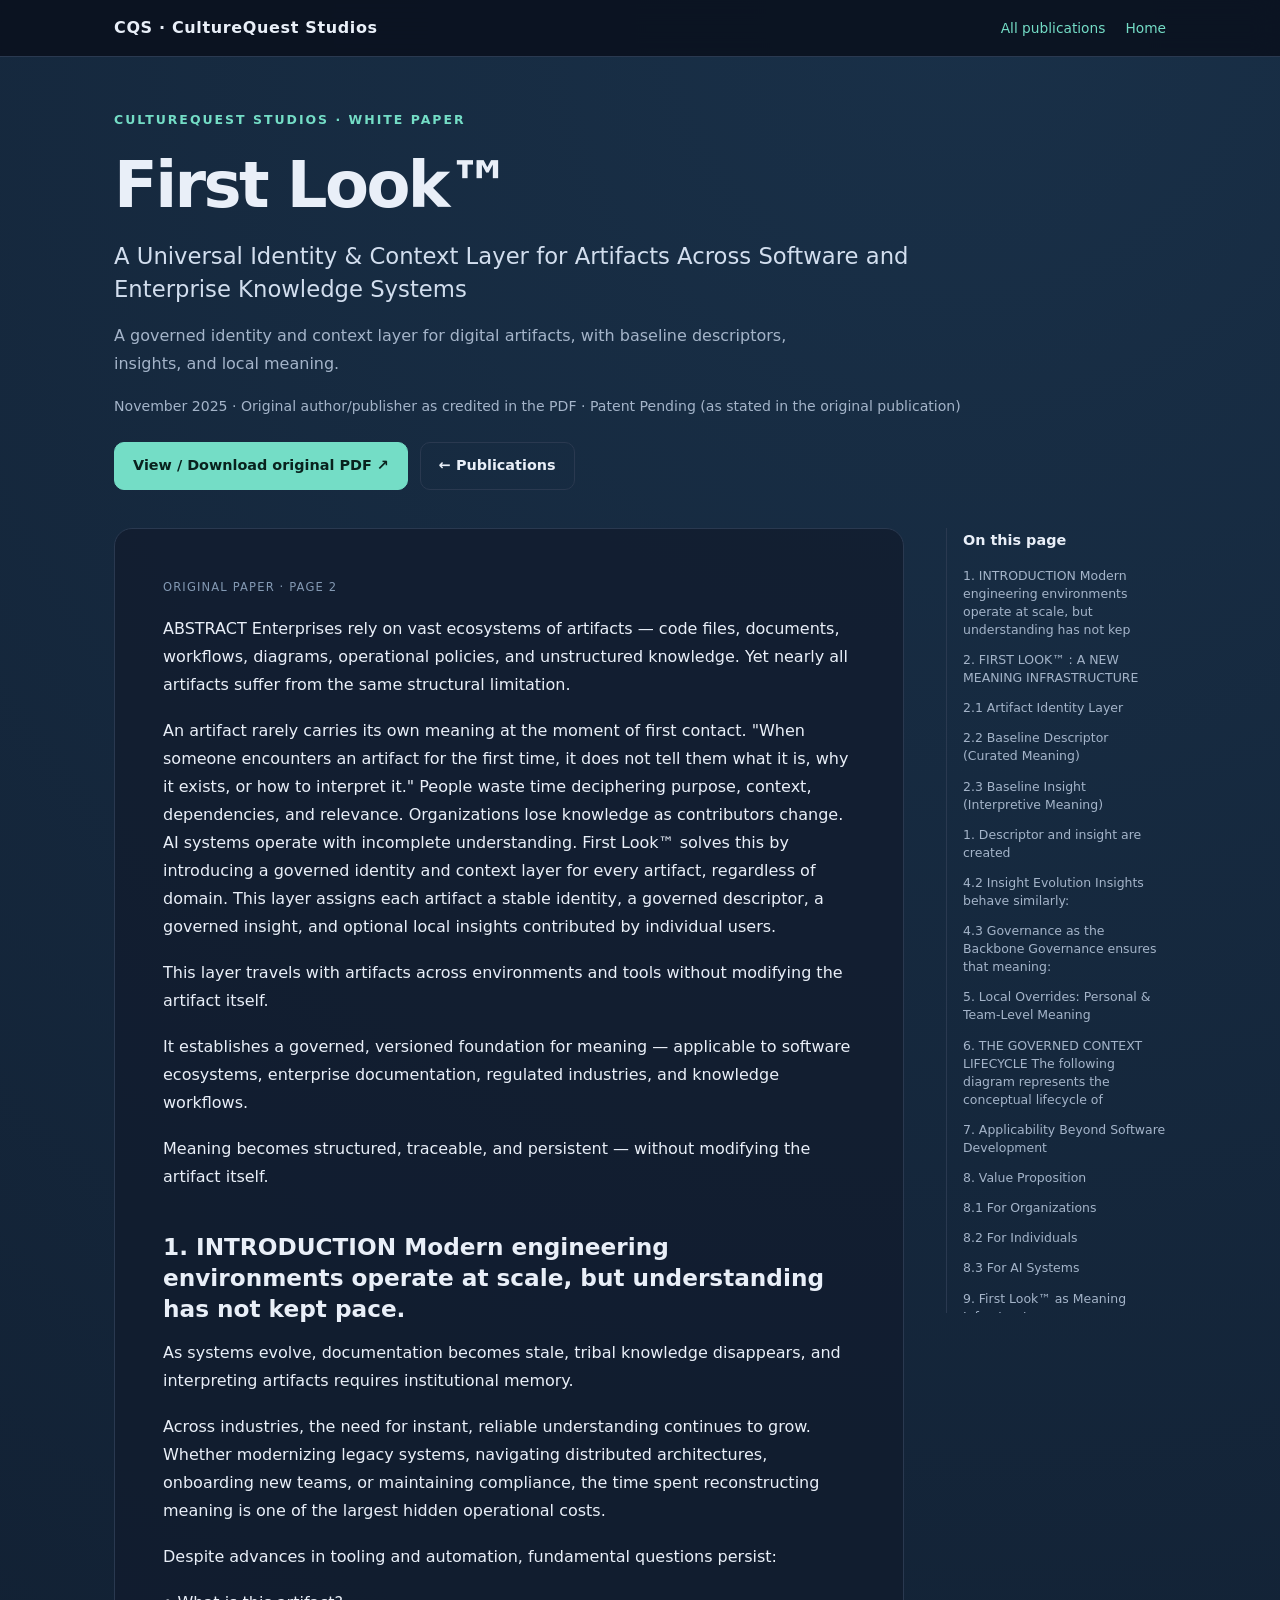
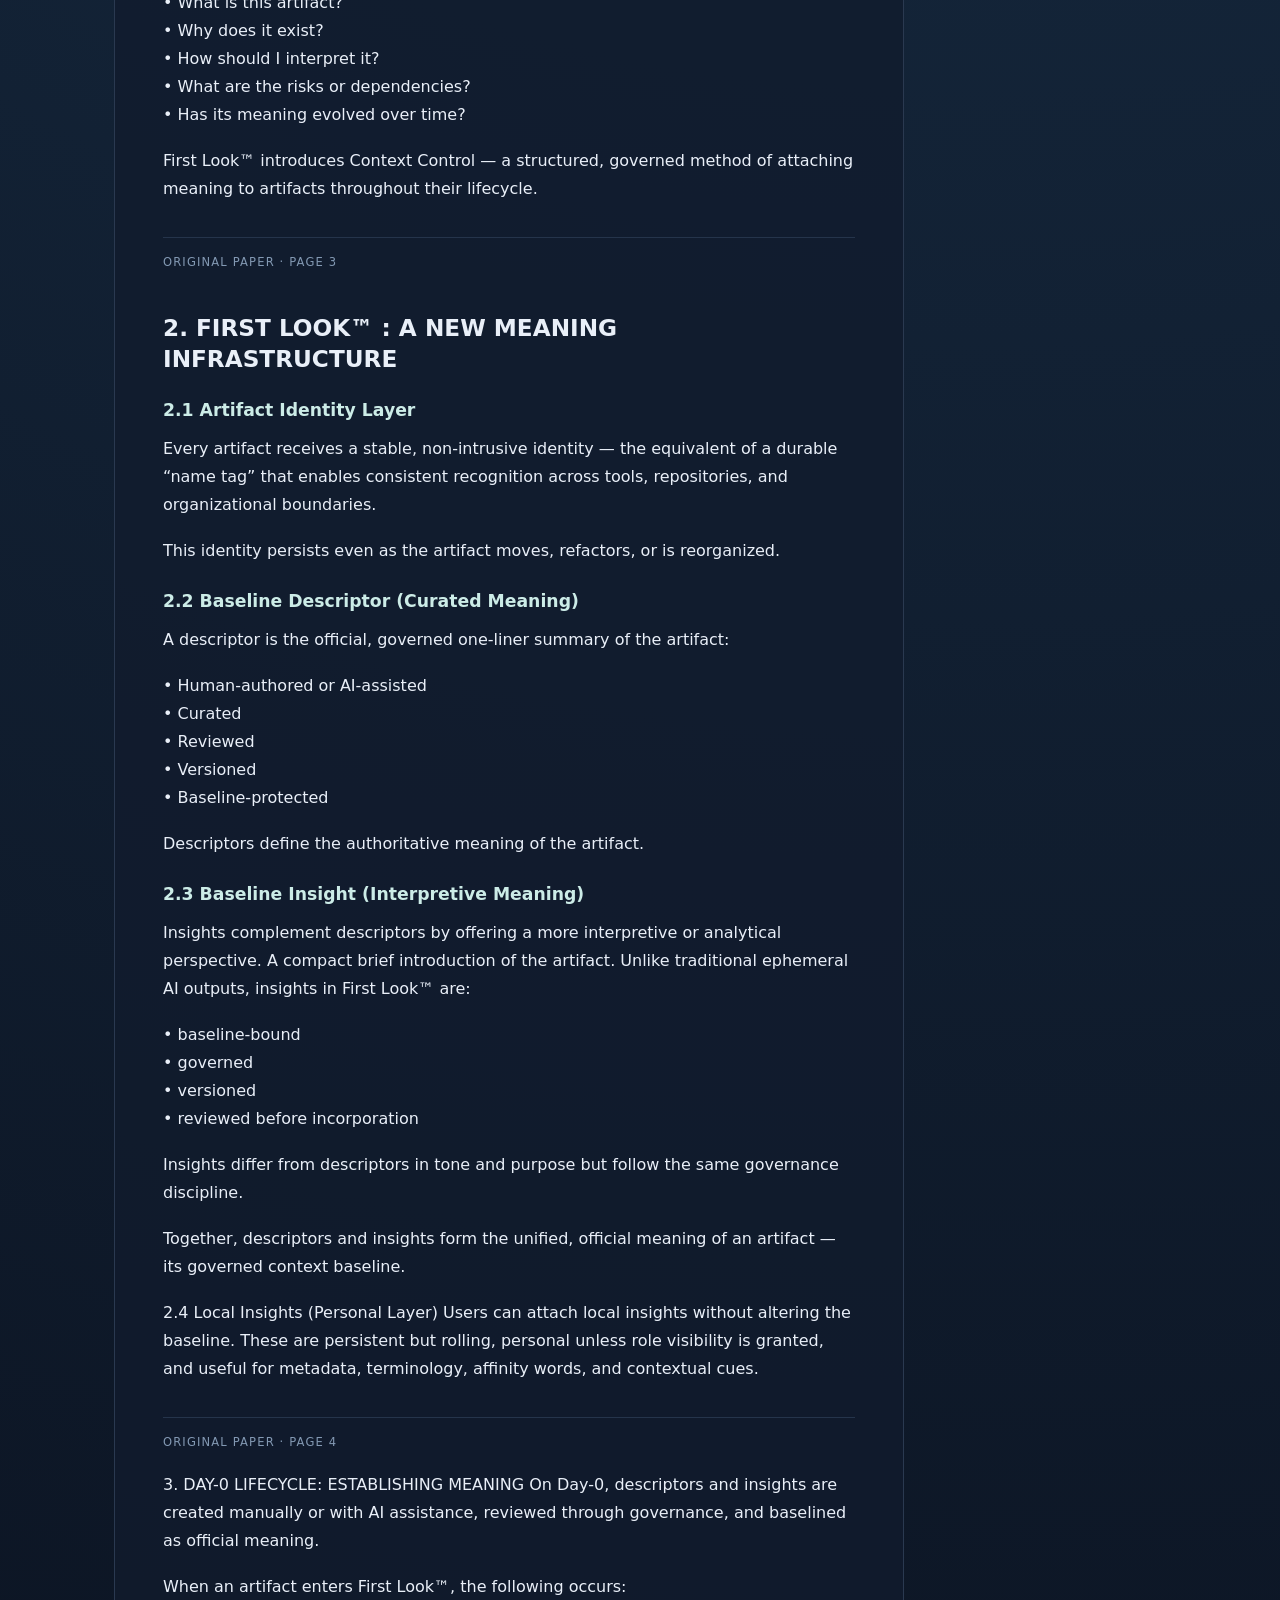
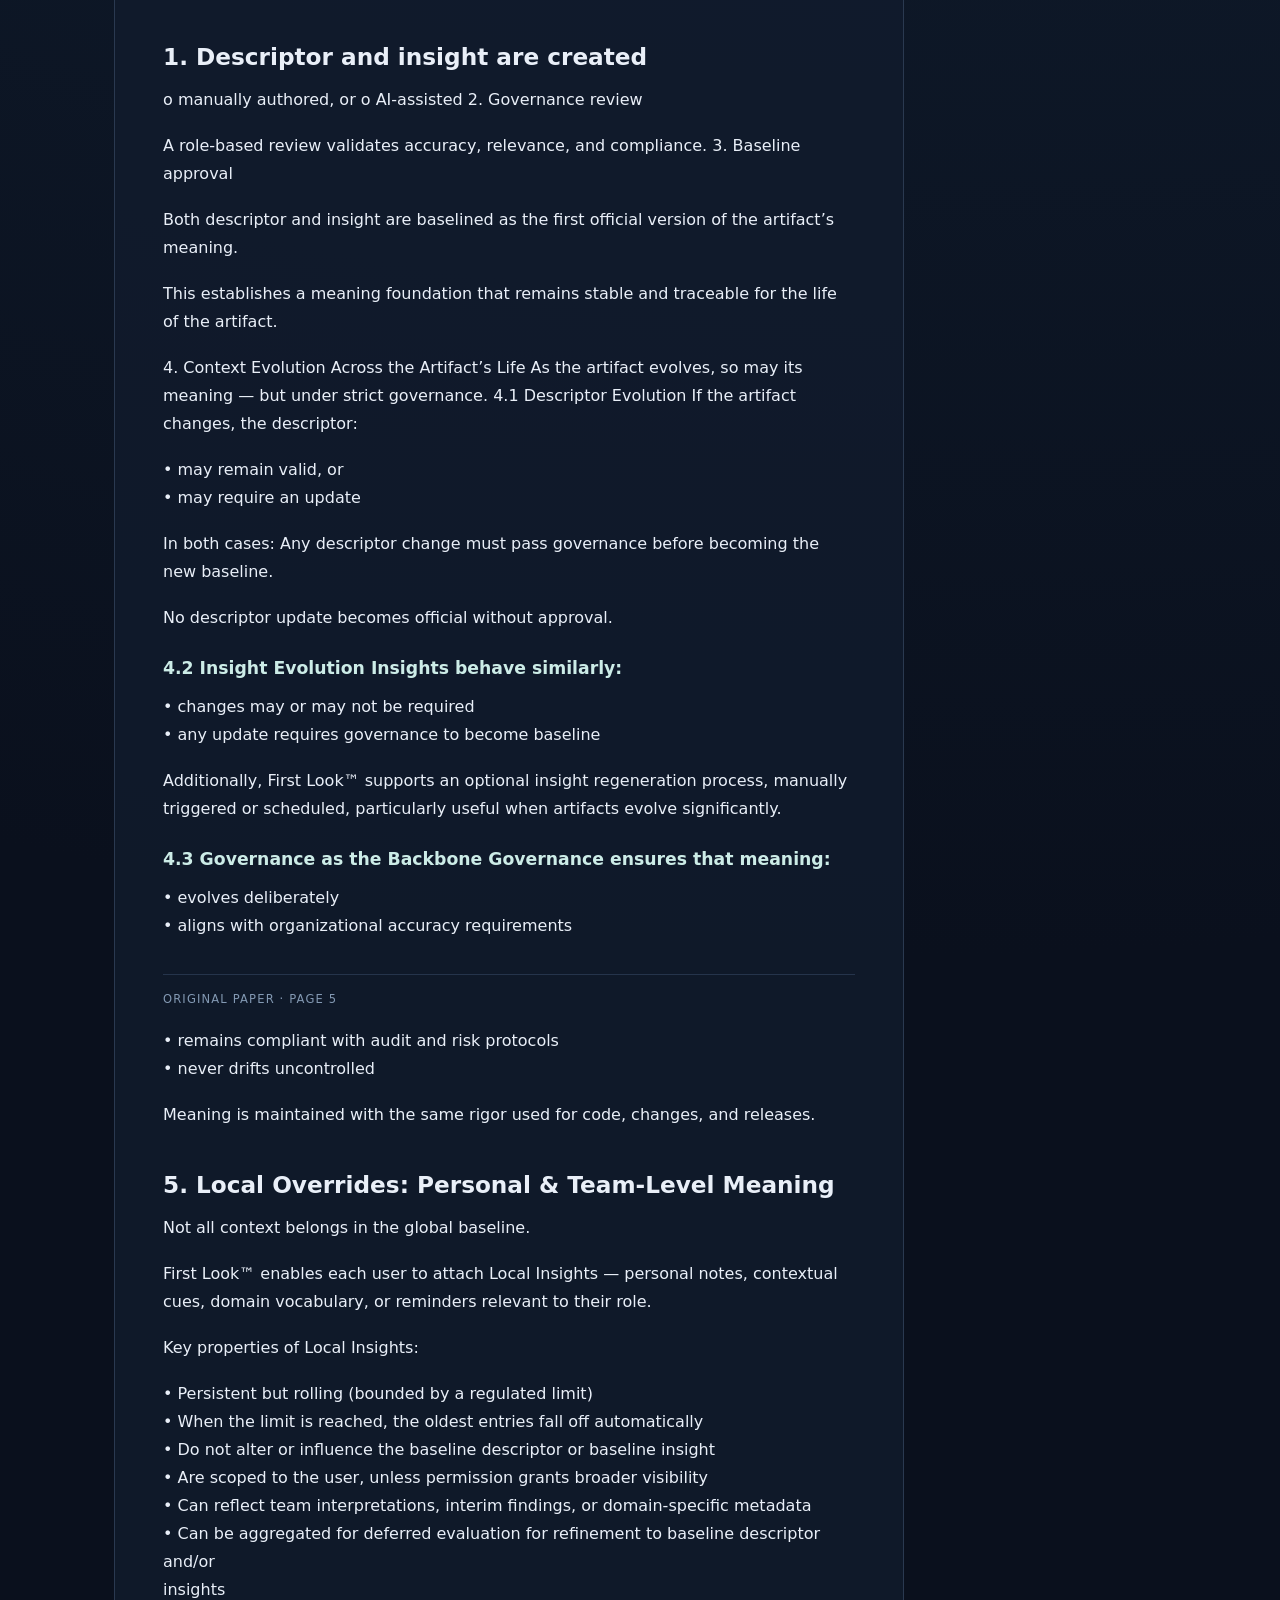
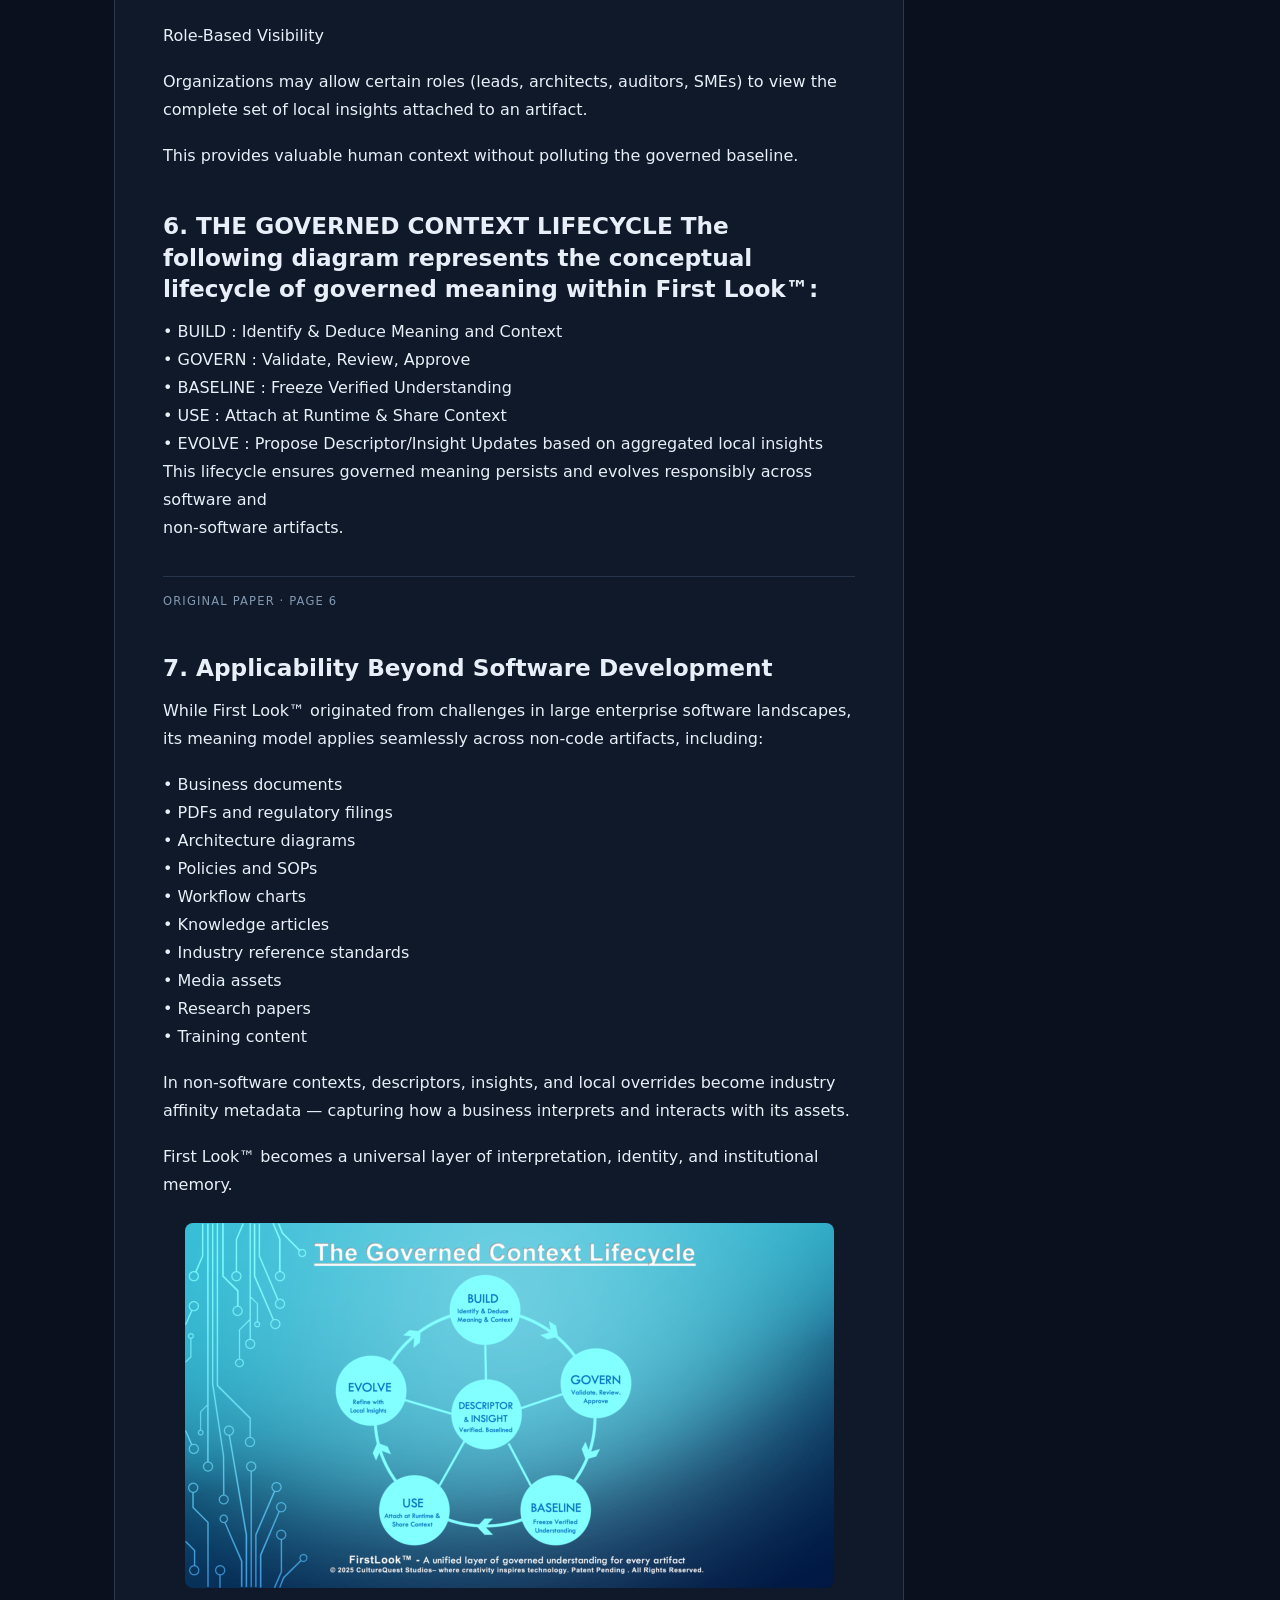
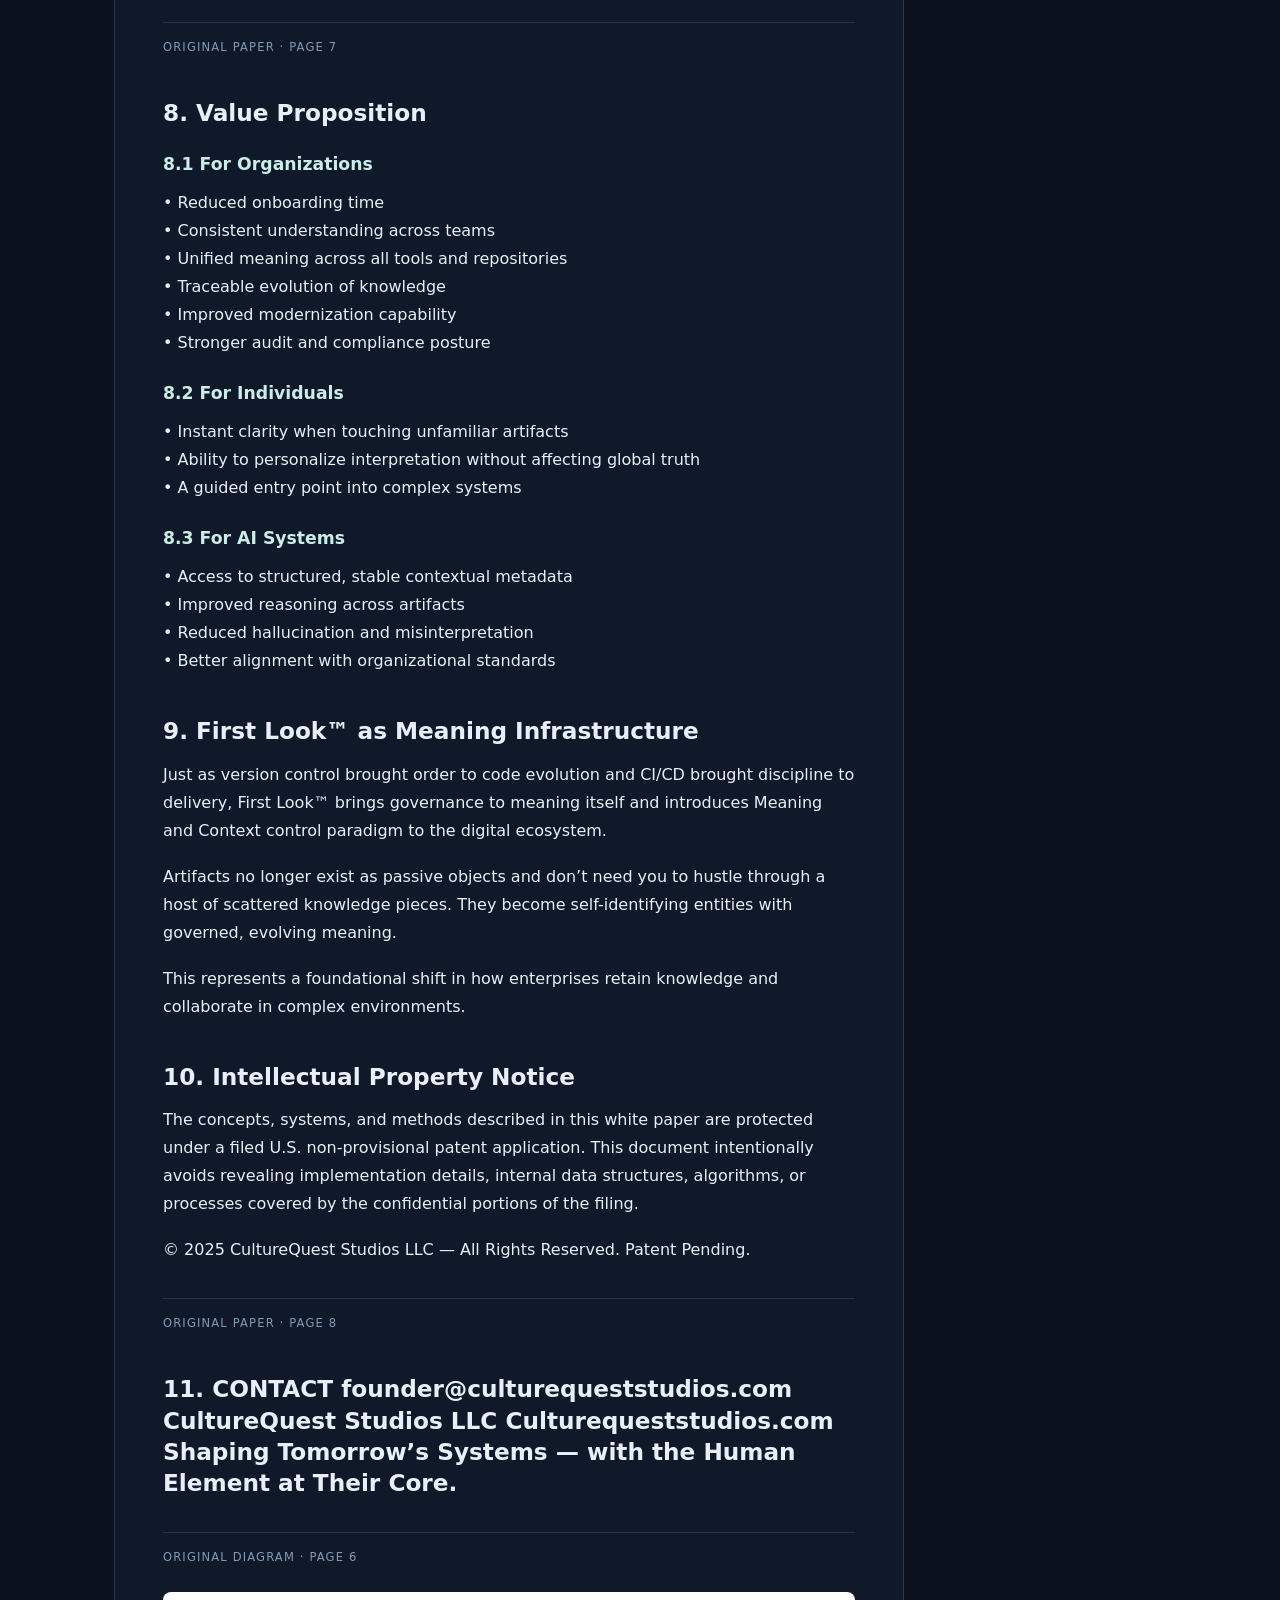
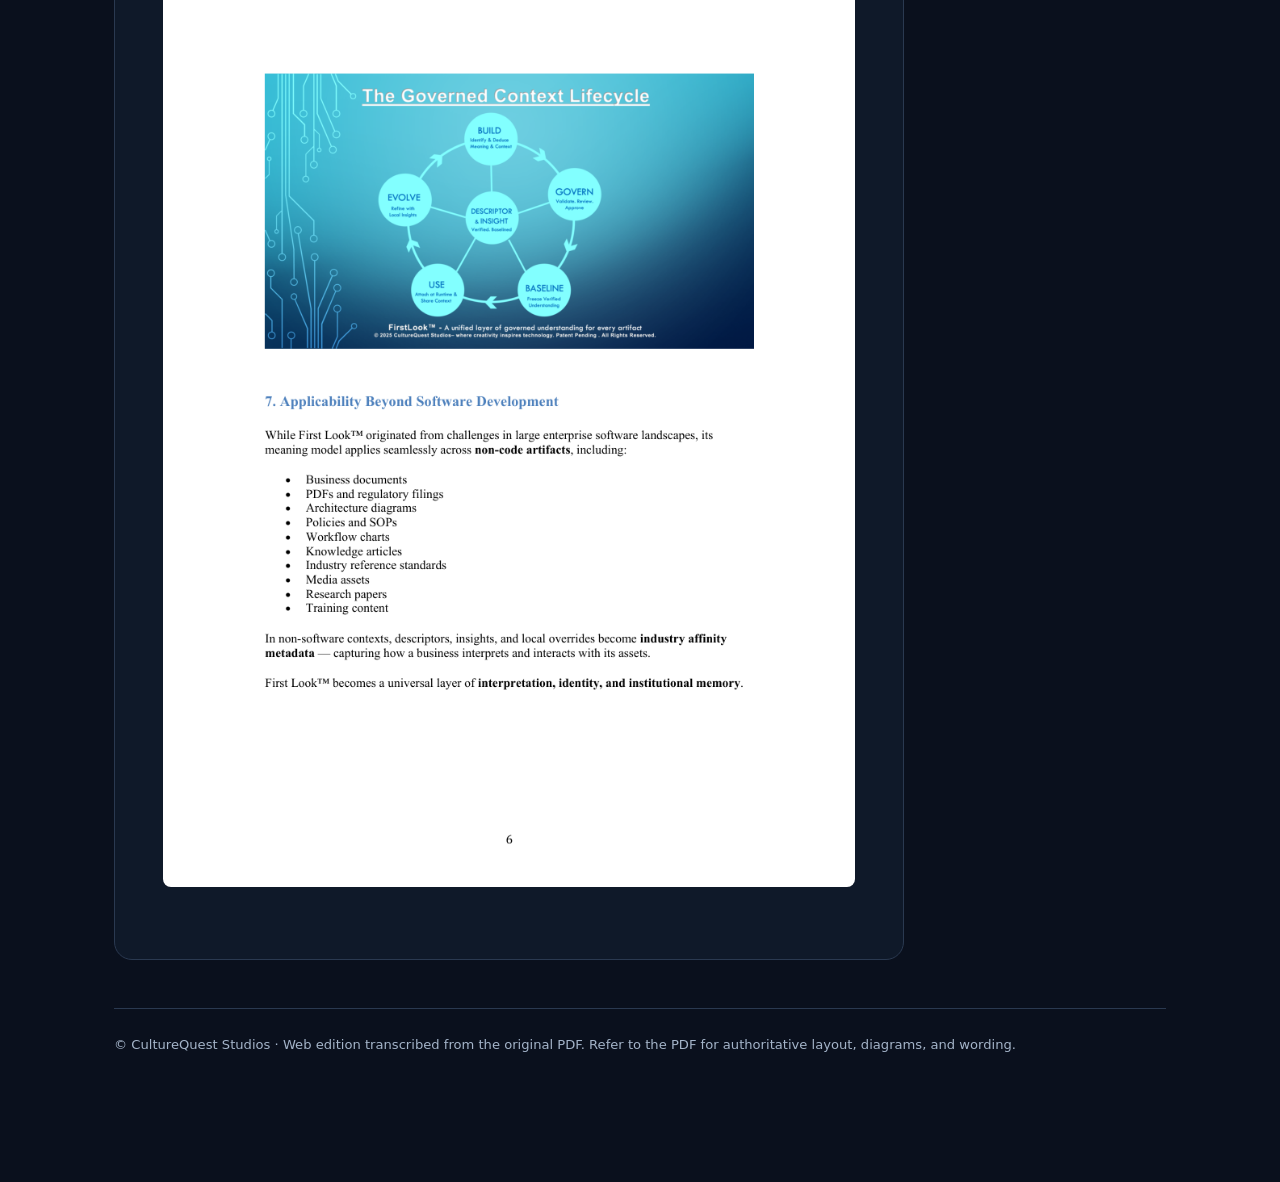
<file: publications/firstlook/index.html>
<!doctype html><html lang="en"><head><meta charset="utf-8"><meta name="viewport" content="width=device-width,initial-scale=1"><title>First Look™ — A Universal Identity &amp; Context Layer for Artifacts Across Software and Enterprise Knowledge Systems | CultureQuest Studios</title><meta name="description" content="A governed identity and context layer for digital artifacts, with baseline descriptors, insights, and local meaning."><link rel="canonical" href="https://culturequeststudios.com/publications/firstlook/"><meta property="og:type" content="article"><meta property="og:title" content="First Look™ — A Universal Identity &amp; Context Layer for Artifacts Across Software and Enterprise Knowledge Systems | CultureQuest Studios"><meta property="og:description" content="A governed identity and context layer for digital artifacts, with baseline descriptors, insights, and local meaning."><meta property="og:url" content="https://culturequeststudios.com/publications/firstlook/"><link rel="stylesheet" href="../publication.css"></head><body><header class="top"><div class="top-inner"><a class="brand" href="/">CQS · CultureQuest Studios</a><nav class="nav"><a href="/#publications">All publications</a><a href="/">Home</a></nav></div></header><main class="wrap"><header class="hero"><div class="eyebrow">CultureQuest Studios · White Paper</div><h1>First Look™</h1><div class="subtitle">A Universal Identity &amp; Context Layer for Artifacts Across Software and Enterprise Knowledge Systems</div><p class="summary">A governed identity and context layer for digital artifacts, with baseline descriptors, insights, and local meaning.</p><p class="meta">November 2025 · Original author/publisher as credited in the PDF · Patent Pending (as stated in the original publication)</p><div class="actions"><a class="btn primary" href="/assets/WhitePapers/FirstLook_WhitePaper.pdf" target="_blank" rel="noopener">View / Download original PDF ↗</a><a class="btn" href="/#publications">← Publications</a></div></header><div class="layout"><article class="paper"><section class="source-page"><div class="page-mark">Original paper · page 2</div><p>ABSTRACT Enterprises rely on vast ecosystems of artifacts — code files, documents, workflows, diagrams, operational policies, and unstructured knowledge. Yet nearly all artifacts suffer from the same structural limitation.</p><p>An artifact rarely carries its own meaning at the moment of first contact. &quot;When someone encounters an artifact for the first time, it does not tell them what it is, why it exists, or how to interpret it.&quot; People waste time deciphering purpose, context, dependencies, and relevance. Organizations lose knowledge as contributors change. AI systems operate with incomplete understanding. First Look™ solves this by introducing a governed identity and context layer for every artifact, regardless of domain. This layer assigns each artifact a stable identity, a governed descriptor, a governed insight, and optional local insights contributed by individual users.</p><p>This layer travels with artifacts across environments and tools without modifying the artifact itself.</p><p>It establishes a governed, versioned foundation for meaning — applicable to software ecosystems, enterprise documentation, regulated industries, and knowledge workflows.</p><p>Meaning becomes structured, traceable, and persistent — without modifying the artifact itself.</p><h2 id="section-1">1. INTRODUCTION Modern engineering environments operate at scale, but understanding has not kept pace.</h2><p>As systems evolve, documentation becomes stale, tribal knowledge disappears, and interpreting artifacts requires institutional memory.</p><p>Across industries, the need for instant, reliable understanding continues to grow. Whether modernizing legacy systems, navigating distributed architectures, onboarding new teams, or maintaining compliance, the time spent reconstructing meaning is one of the largest hidden operational costs.</p><p>Despite advances in tooling and automation, fundamental questions persist:</p><p>• What is this artifact?
• Why does it exist?
• How should I interpret it?
• What are the risks or dependencies?
• Has its meaning evolved over time?</p><p>First Look™ introduces Context Control — a structured, governed method of attaching meaning to artifacts throughout their lifecycle.</p></section><section class="source-page"><div class="page-mark">Original paper · page 3</div><h2 id="section-2">2. FIRST LOOK™ : A NEW MEANING INFRASTRUCTURE</h2><h3 id="section-3">2.1 Artifact Identity Layer</h3><p>Every artifact receives a stable, non-intrusive identity — the equivalent of a durable “name tag” that enables consistent recognition across tools, repositories, and organizational boundaries.</p><p>This identity persists even as the artifact moves, refactors, or is reorganized.</p><h3 id="section-4">2.2 Baseline Descriptor (Curated Meaning)</h3><p>A descriptor is the official, governed one-liner summary of the artifact:</p><p>• Human-authored or AI-assisted
• Curated
• Reviewed
• Versioned
• Baseline-protected</p><p>Descriptors define the authoritative meaning of the artifact.</p><h3 id="section-5">2.3 Baseline Insight (Interpretive Meaning)</h3><p>Insights complement descriptors by offering a more interpretive or analytical perspective. A compact brief introduction of the artifact. Unlike traditional ephemeral AI outputs, insights in First Look™ are:</p><p>• baseline-bound
• governed
• versioned
• reviewed before incorporation</p><p>Insights differ from descriptors in tone and purpose but follow the same governance discipline.</p><p>Together, descriptors and insights form the unified, official meaning of an artifact — its governed context baseline.</p><p>2.4 Local Insights (Personal Layer) Users can attach local insights without altering the baseline. These are persistent but rolling, personal unless role visibility is granted, and useful for metadata, terminology, affinity words, and contextual cues.</p></section><section class="source-page"><div class="page-mark">Original paper · page 4</div><p>3. DAY-0 LIFECYCLE: ESTABLISHING MEANING On Day-0, descriptors and insights are created manually or with AI assistance, reviewed through governance, and baselined as official meaning.</p><p>When an artifact enters First Look™, the following occurs:</p><h2 id="section-6">1. Descriptor and insight are created</h2><p>o manually authored, or o AI-assisted 2. Governance review</p><p>A role-based review validates accuracy, relevance, and compliance. 3. Baseline approval</p><p>Both descriptor and insight are baselined as the first official version of the artifact’s meaning.</p><p>This establishes a meaning foundation that remains stable and traceable for the life of the artifact.</p><p>4. Context Evolution Across the Artifact’s Life As the artifact evolves, so may its meaning — but under strict governance. 4.1 Descriptor Evolution If the artifact changes, the descriptor:</p><p>• may remain valid, or
• may require an update</p><p>In both cases:  Any descriptor change must pass governance before becoming the new baseline.</p><p>No descriptor update becomes official without approval.</p><h3 id="section-7">4.2 Insight Evolution Insights behave similarly:</h3><p>• changes may or may not be required
• any update requires governance to become baseline</p><p>Additionally, First Look™ supports an optional insight regeneration process, manually triggered or scheduled, particularly useful when artifacts evolve significantly.</p><h3 id="section-8">4.3 Governance as the Backbone Governance ensures that meaning:</h3><p>• evolves deliberately
• aligns with organizational accuracy requirements</p></section><section class="source-page"><div class="page-mark">Original paper · page 5</div><p>• remains compliant with audit and risk protocols
• never drifts uncontrolled</p><p>Meaning is maintained with the same rigor used for code, changes, and releases.</p><h2 id="section-9">5. Local Overrides: Personal &amp; Team-Level Meaning</h2><p>Not all context belongs in the global baseline.</p><p>First Look™ enables each user to attach Local Insights — personal notes, contextual cues, domain vocabulary, or reminders relevant to their role.</p><p>Key properties of Local Insights:</p><p>• Persistent but rolling (bounded by a regulated limit)
• When the limit is reached, the oldest entries fall off automatically
• Do not alter or influence the baseline descriptor or baseline insight
• Are scoped to the user, unless permission grants broader visibility
• Can reflect team interpretations, interim findings, or domain-specific metadata
• Can be aggregated for deferred evaluation for refinement to baseline descriptor and/or
insights</p><p>Role-Based Visibility</p><p>Organizations may allow certain roles (leads, architects, auditors, SMEs) to view the complete set of local insights attached to an artifact.</p><p>This provides valuable human context without polluting the governed baseline.</p><h2 id="section-10">6. THE GOVERNED CONTEXT LIFECYCLE The following diagram represents the conceptual lifecycle of governed meaning within First Look™:</h2><p>• BUILD : Identify &amp; Deduce Meaning and Context
• GOVERN : Validate, Review, Approve
• BASELINE : Freeze Verified Understanding
• USE : Attach at Runtime &amp; Share Context
• EVOLVE : Propose Descriptor/Insight Updates based on aggregated local insights
This lifecycle ensures governed meaning persists and evolves responsibly across software and
non-software artifacts.</p></section><section class="source-page"><div class="page-mark">Original paper · page 6</div><h2 id="section-11">7. Applicability Beyond Software Development</h2><p>While First Look™ originated from challenges in large enterprise software landscapes, its meaning model applies seamlessly across non-code artifacts, including:</p><p>• Business documents
• PDFs and regulatory filings
• Architecture diagrams
• Policies and SOPs
• Workflow charts
• Knowledge articles
• Industry reference standards
• Media assets
• Research papers
• Training content</p><p>In non-software contexts, descriptors, insights, and local overrides become industry affinity metadata — capturing how a business interprets and interacts with its assets.</p><p>First Look™ becomes a universal layer of interpretation, identity, and institutional memory.</p><img class="figure" src="figures/page-6-5.png" alt="Diagram from page 6 of the original white paper" loading="lazy"></section><section class="source-page"><div class="page-mark">Original paper · page 7</div><h2 id="section-12">8. Value Proposition</h2><h3 id="section-13">8.1 For Organizations</h3><p>• Reduced onboarding time
• Consistent understanding across teams
• Unified meaning across all tools and repositories
• Traceable evolution of knowledge
• Improved modernization capability
• Stronger audit and compliance posture</p><h3 id="section-14">8.2 For Individuals</h3><p>• Instant clarity when touching unfamiliar artifacts
• Ability to personalize interpretation without affecting global truth
• A guided entry point into complex systems</p><h3 id="section-15">8.3 For AI Systems</h3><p>• Access to structured, stable contextual metadata
• Improved reasoning across artifacts
• Reduced hallucination and misinterpretation
• Better alignment with organizational standards</p><h2 id="section-16">9. First Look™ as Meaning Infrastructure</h2><p>Just as version control brought order to code evolution and CI/CD brought discipline to delivery, First Look™ brings governance to meaning itself and introduces Meaning and Context control paradigm to the digital ecosystem.</p><p>Artifacts no longer exist as passive objects and don’t need you to hustle through a host of scattered knowledge pieces. They become self-identifying entities with governed, evolving meaning.</p><p>This represents a foundational shift in how enterprises retain knowledge and collaborate in complex environments.</p><h2 id="section-17">10. Intellectual Property Notice</h2><p>The concepts, systems, and methods described in this white paper are protected under a filed U.S. non-provisional patent application. This document intentionally avoids revealing implementation details, internal data structures, algorithms, or processes covered by the confidential portions of the filing.</p><p>© 2025 CultureQuest Studios LLC — All Rights Reserved. Patent Pending.</p></section><section class="source-page"><div class="page-mark">Original paper · page 8</div><h2 id="section-18">11. CONTACT founder@culturequeststudios.com CultureQuest Studios LLC Culturequeststudios.com Shaping Tomorrow’s Systems — with the Human Element at Their Core.</h2></section><section class="source-page"><div class="page-mark">Original diagram · page 6</div><img class="figure" src="figures/source-diagram-page-6.png" alt="Original architecture or lifecycle diagram, source page 6" loading="lazy"></section></article><aside class="toc"><strong>On this page</strong><a href="#section-1">1. INTRODUCTION Modern engineering environments operate at scale, but understanding has not kep</a><a href="#section-2">2. FIRST LOOK™ : A NEW MEANING INFRASTRUCTURE</a><a href="#section-3">2.1 Artifact Identity Layer</a><a href="#section-4">2.2 Baseline Descriptor (Curated Meaning)</a><a href="#section-5">2.3 Baseline Insight (Interpretive Meaning)</a><a href="#section-6">1. Descriptor and insight are created</a><a href="#section-7">4.2 Insight Evolution Insights behave similarly:</a><a href="#section-8">4.3 Governance as the Backbone Governance ensures that meaning:</a><a href="#section-9">5. Local Overrides: Personal &amp; Team-Level Meaning</a><a href="#section-10">6. THE GOVERNED CONTEXT LIFECYCLE The following diagram represents the conceptual lifecycle of </a><a href="#section-11">7. Applicability Beyond Software Development</a><a href="#section-12">8. Value Proposition</a><a href="#section-13">8.1 For Organizations</a><a href="#section-14">8.2 For Individuals</a><a href="#section-15">8.3 For AI Systems</a><a href="#section-16">9. First Look™ as Meaning Infrastructure</a><a href="#section-17">10. Intellectual Property Notice</a><a href="#section-18">11. CONTACT founder@culturequeststudios.com CultureQuest Studios LLC Culturequeststudios.com Sh</a></aside></div><footer>© CultureQuest Studios · Web edition transcribed from the original PDF. Refer to the PDF for authoritative layout, diagrams, and wording.</footer></main></body></html>
</file>
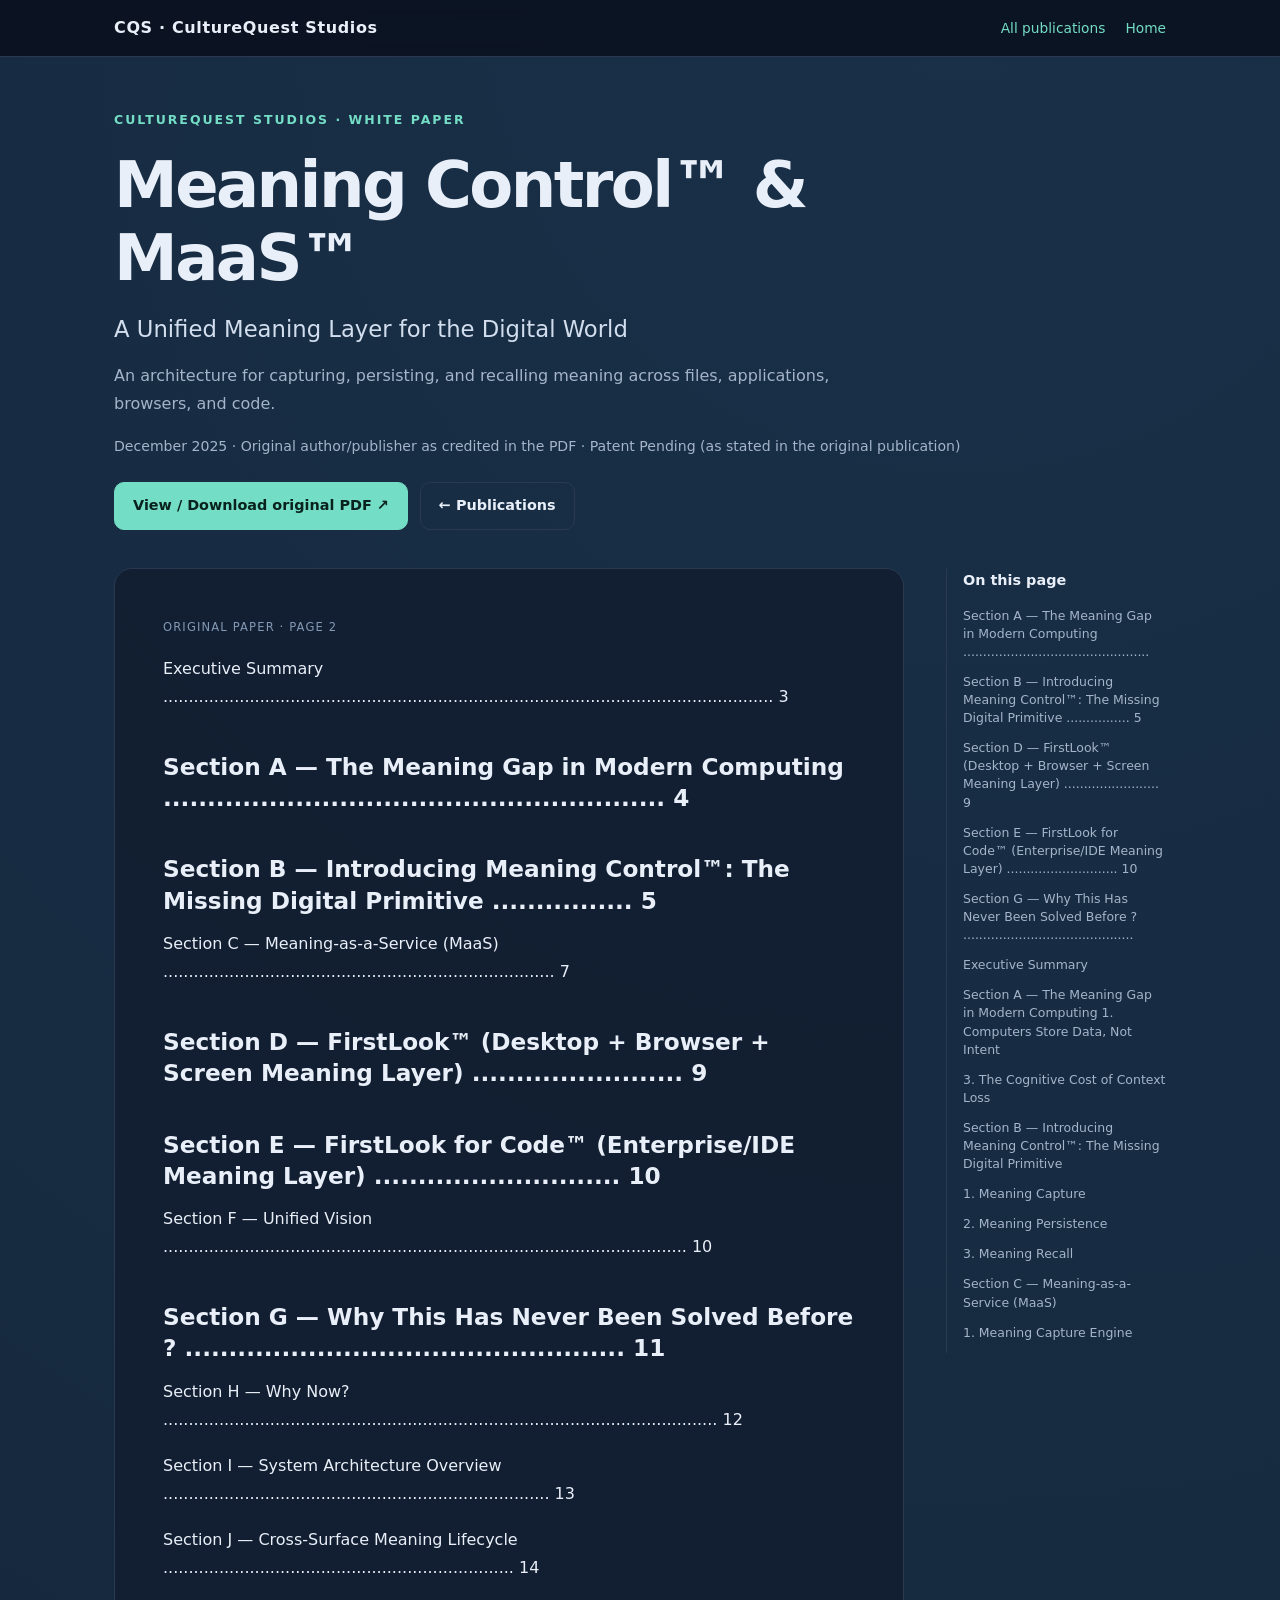
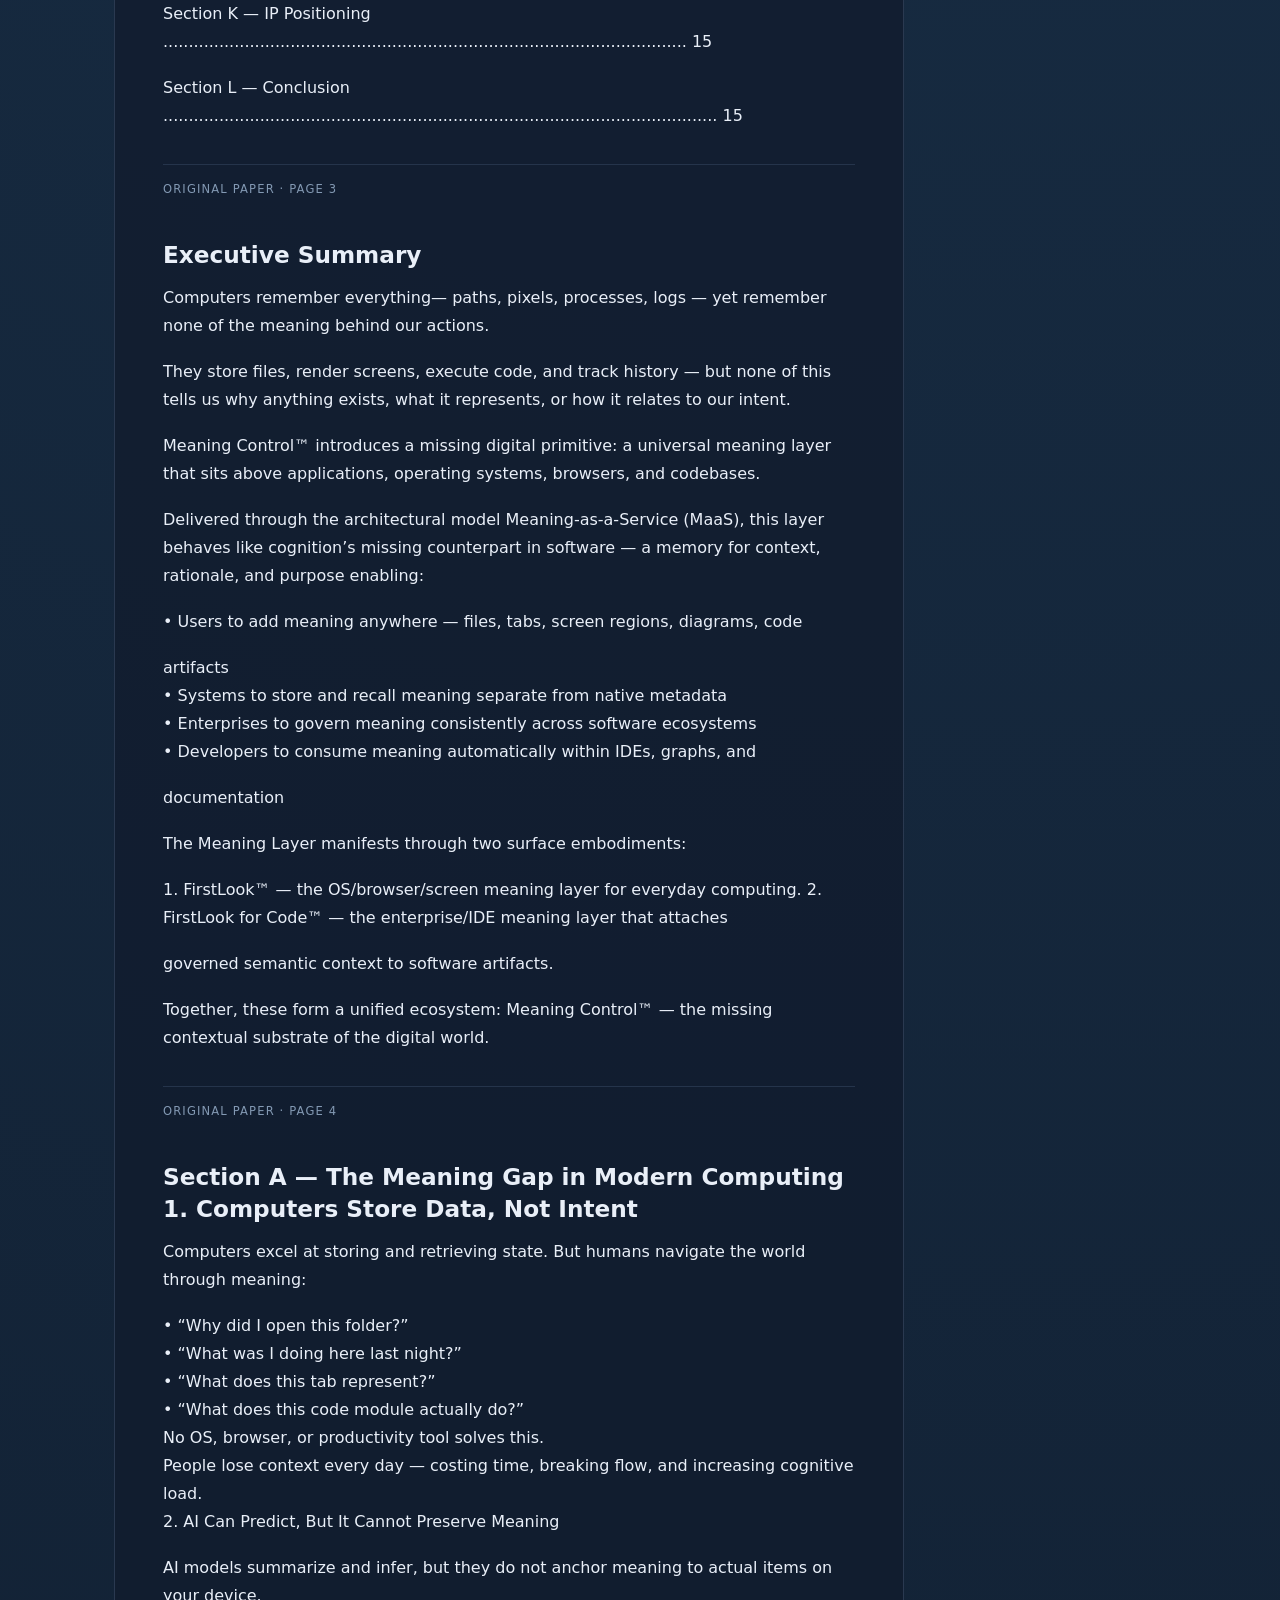
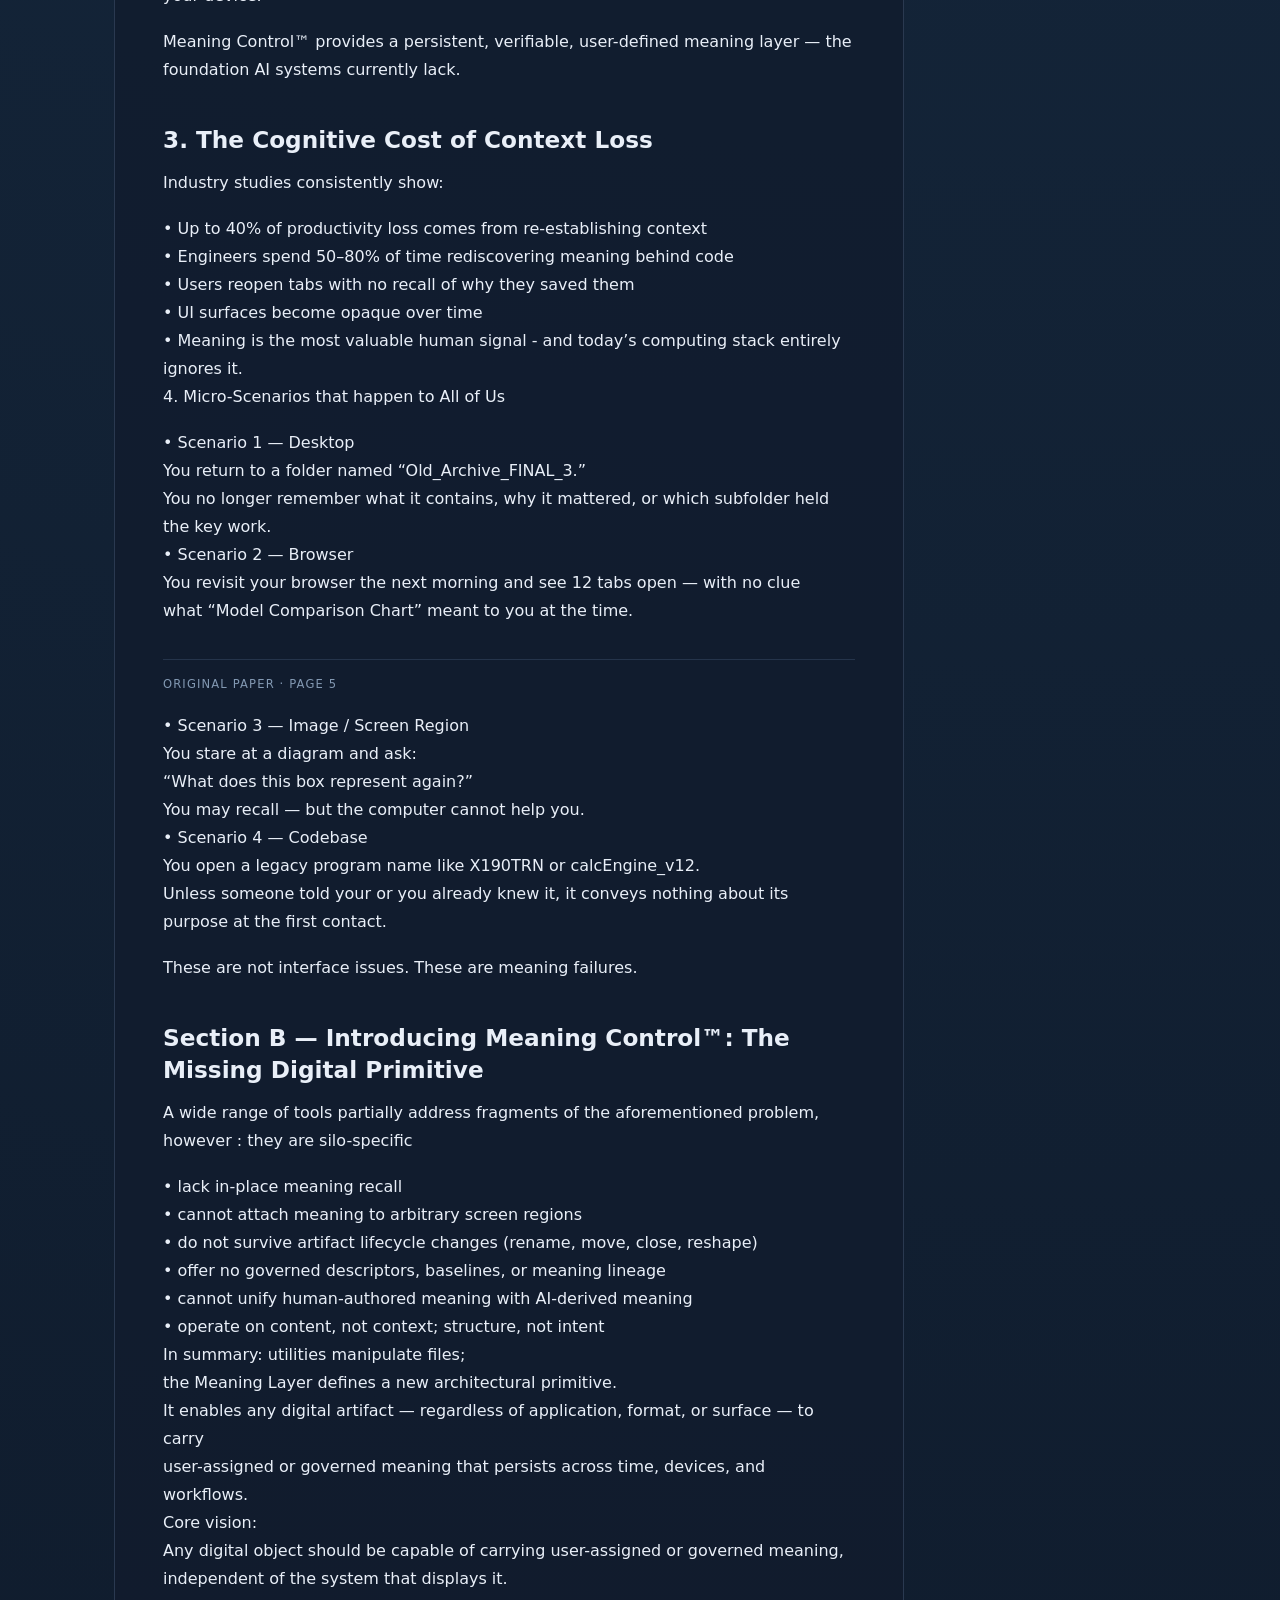
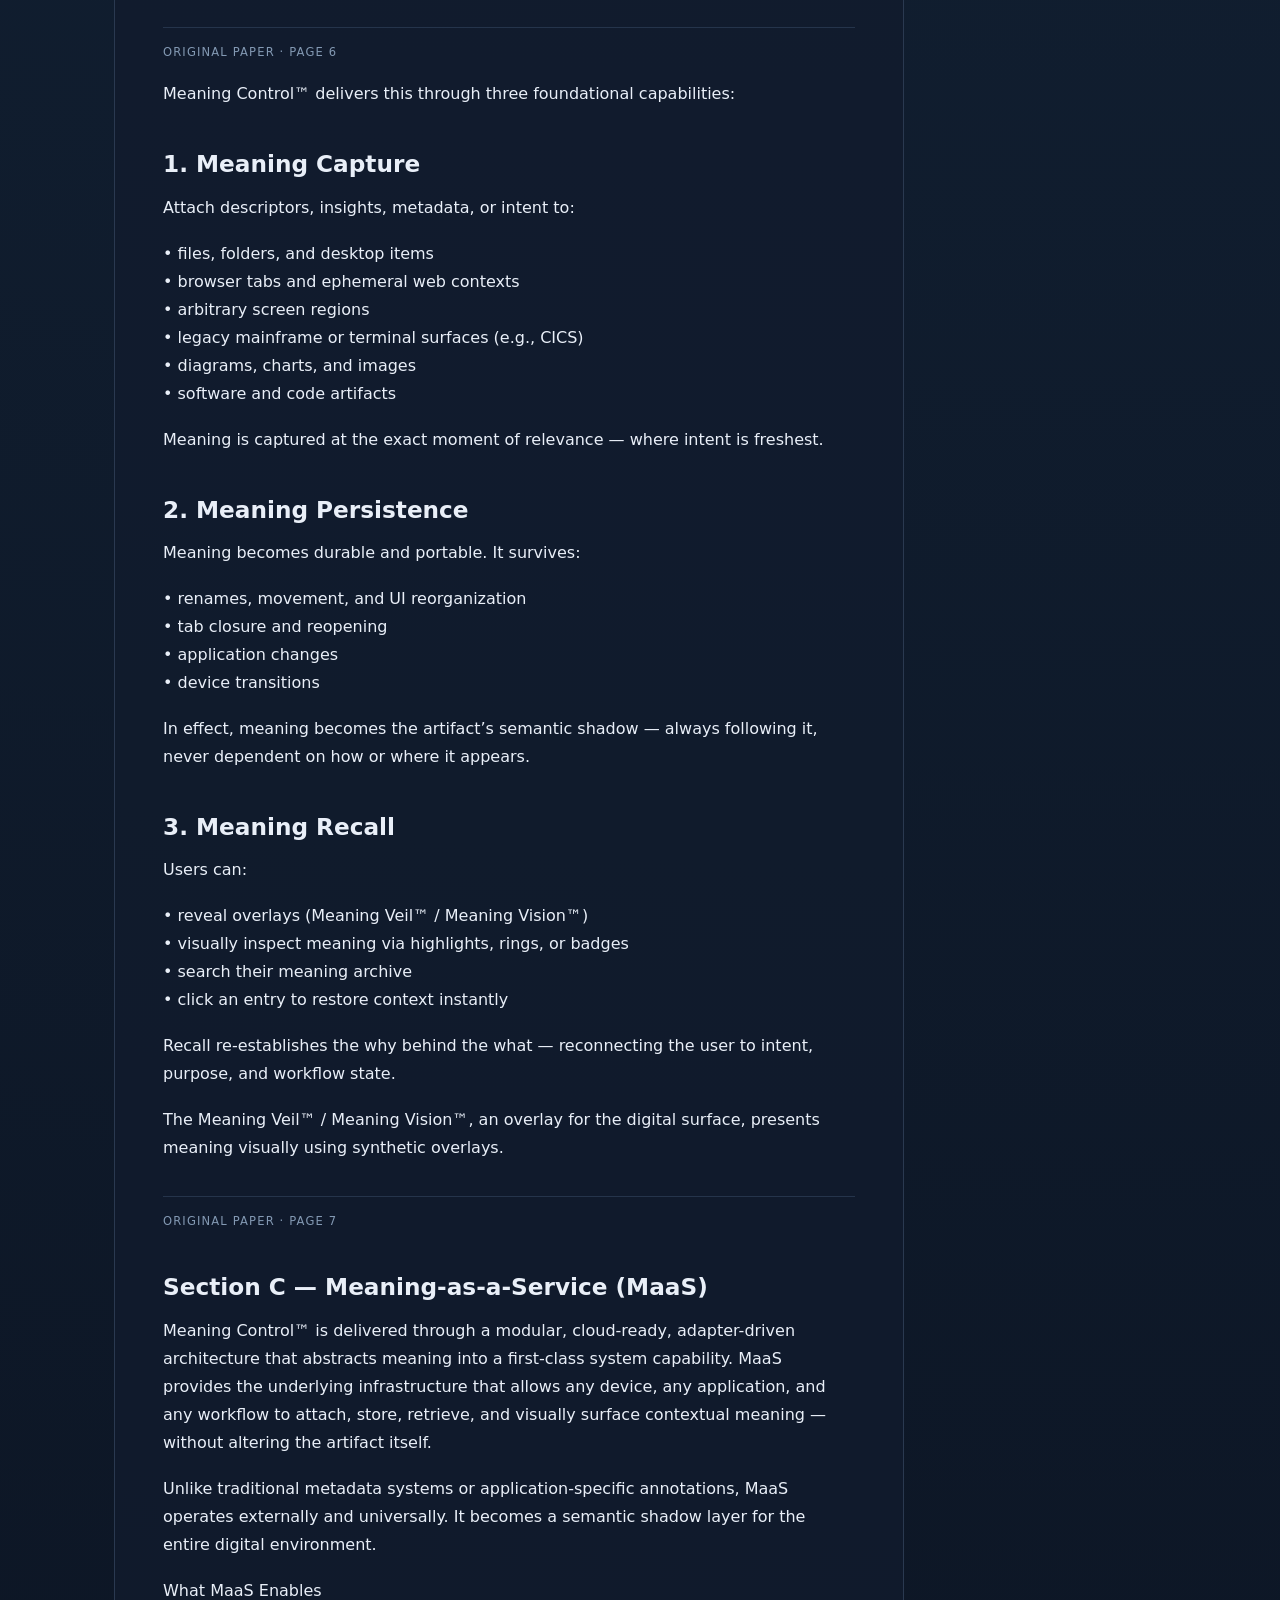
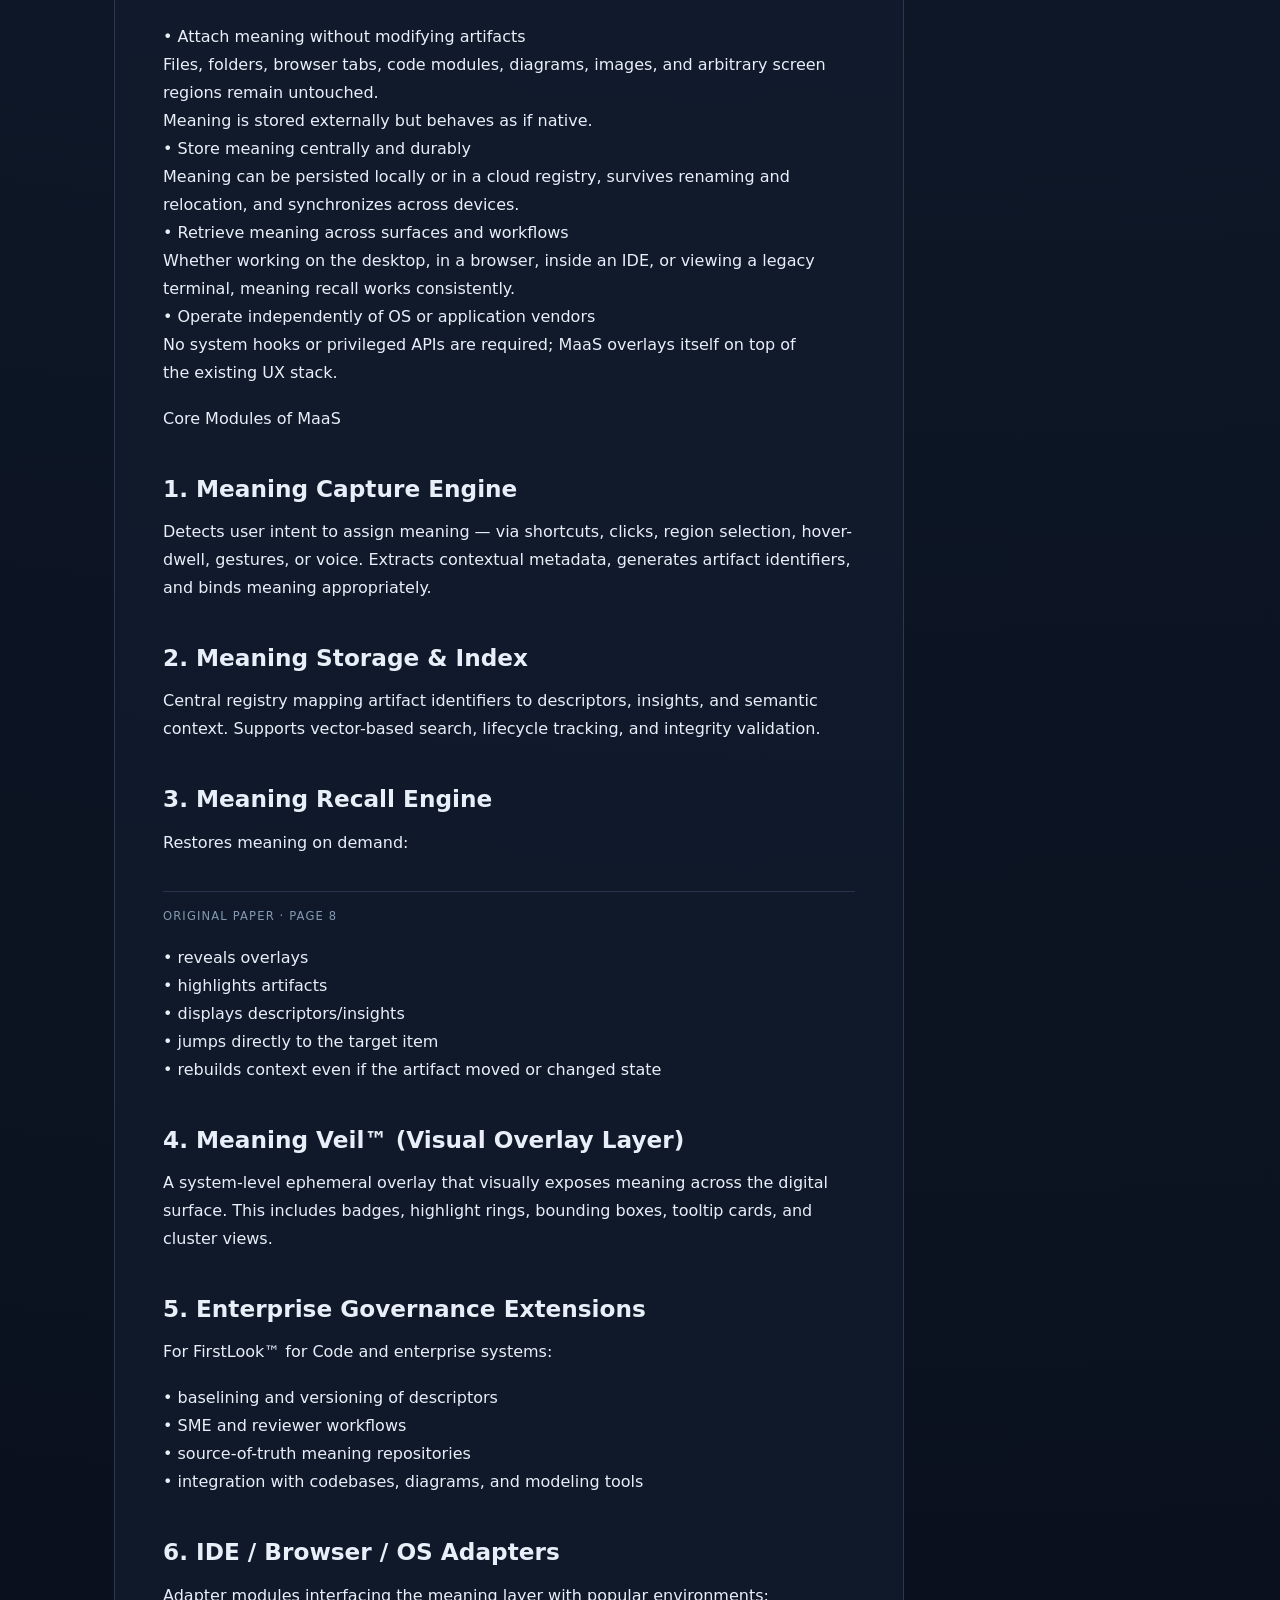
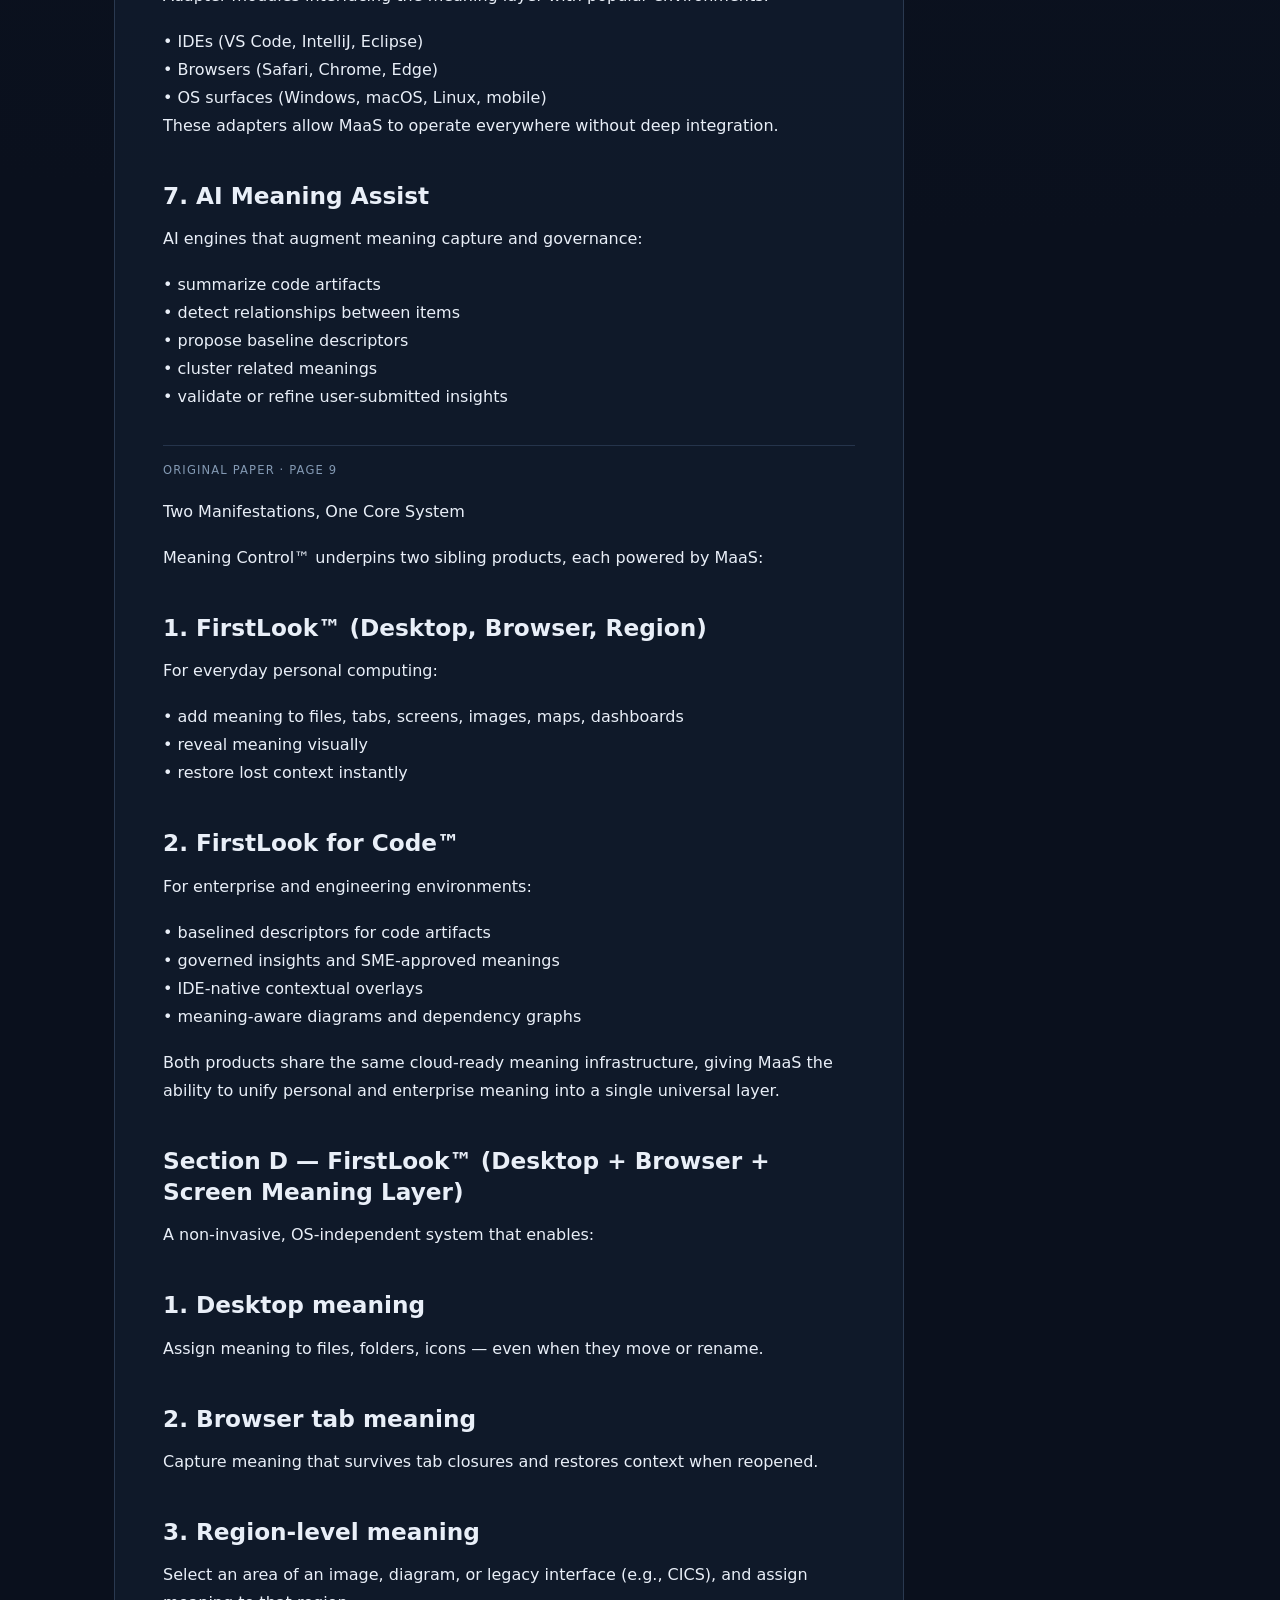
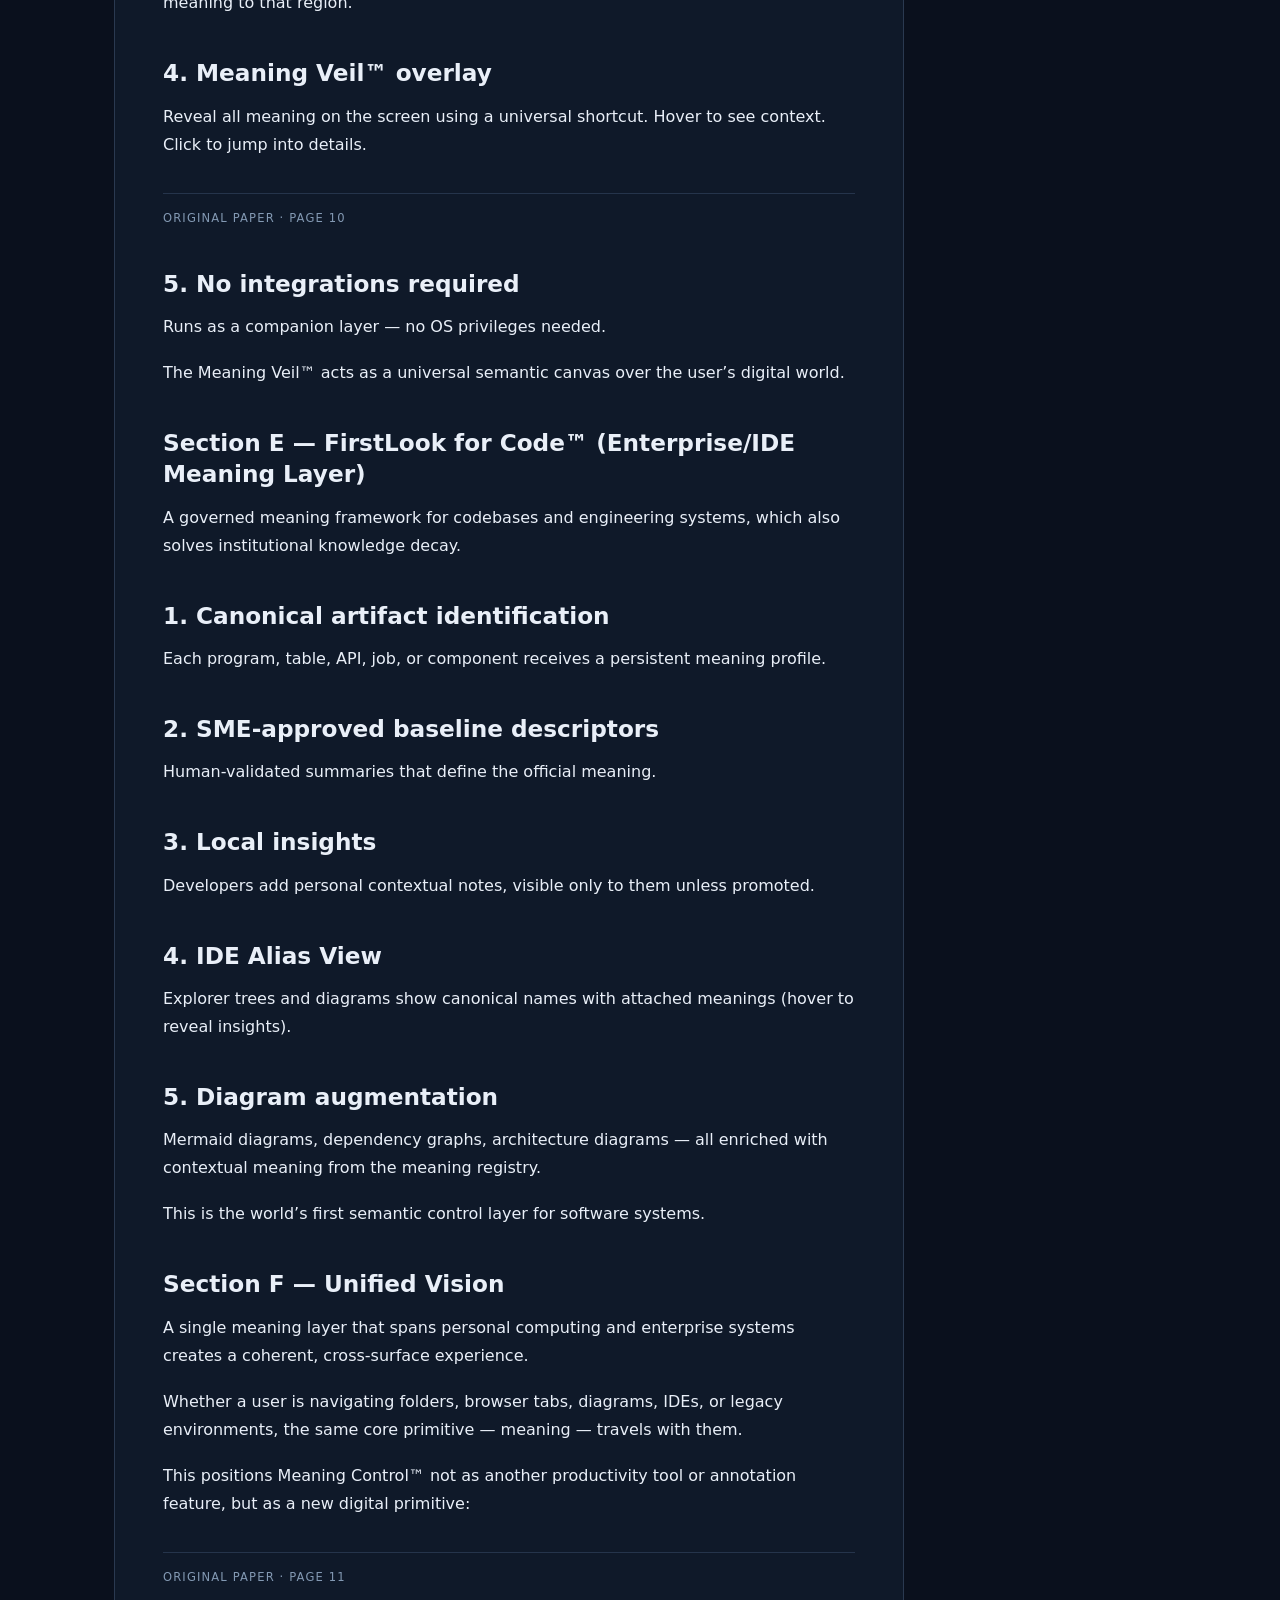
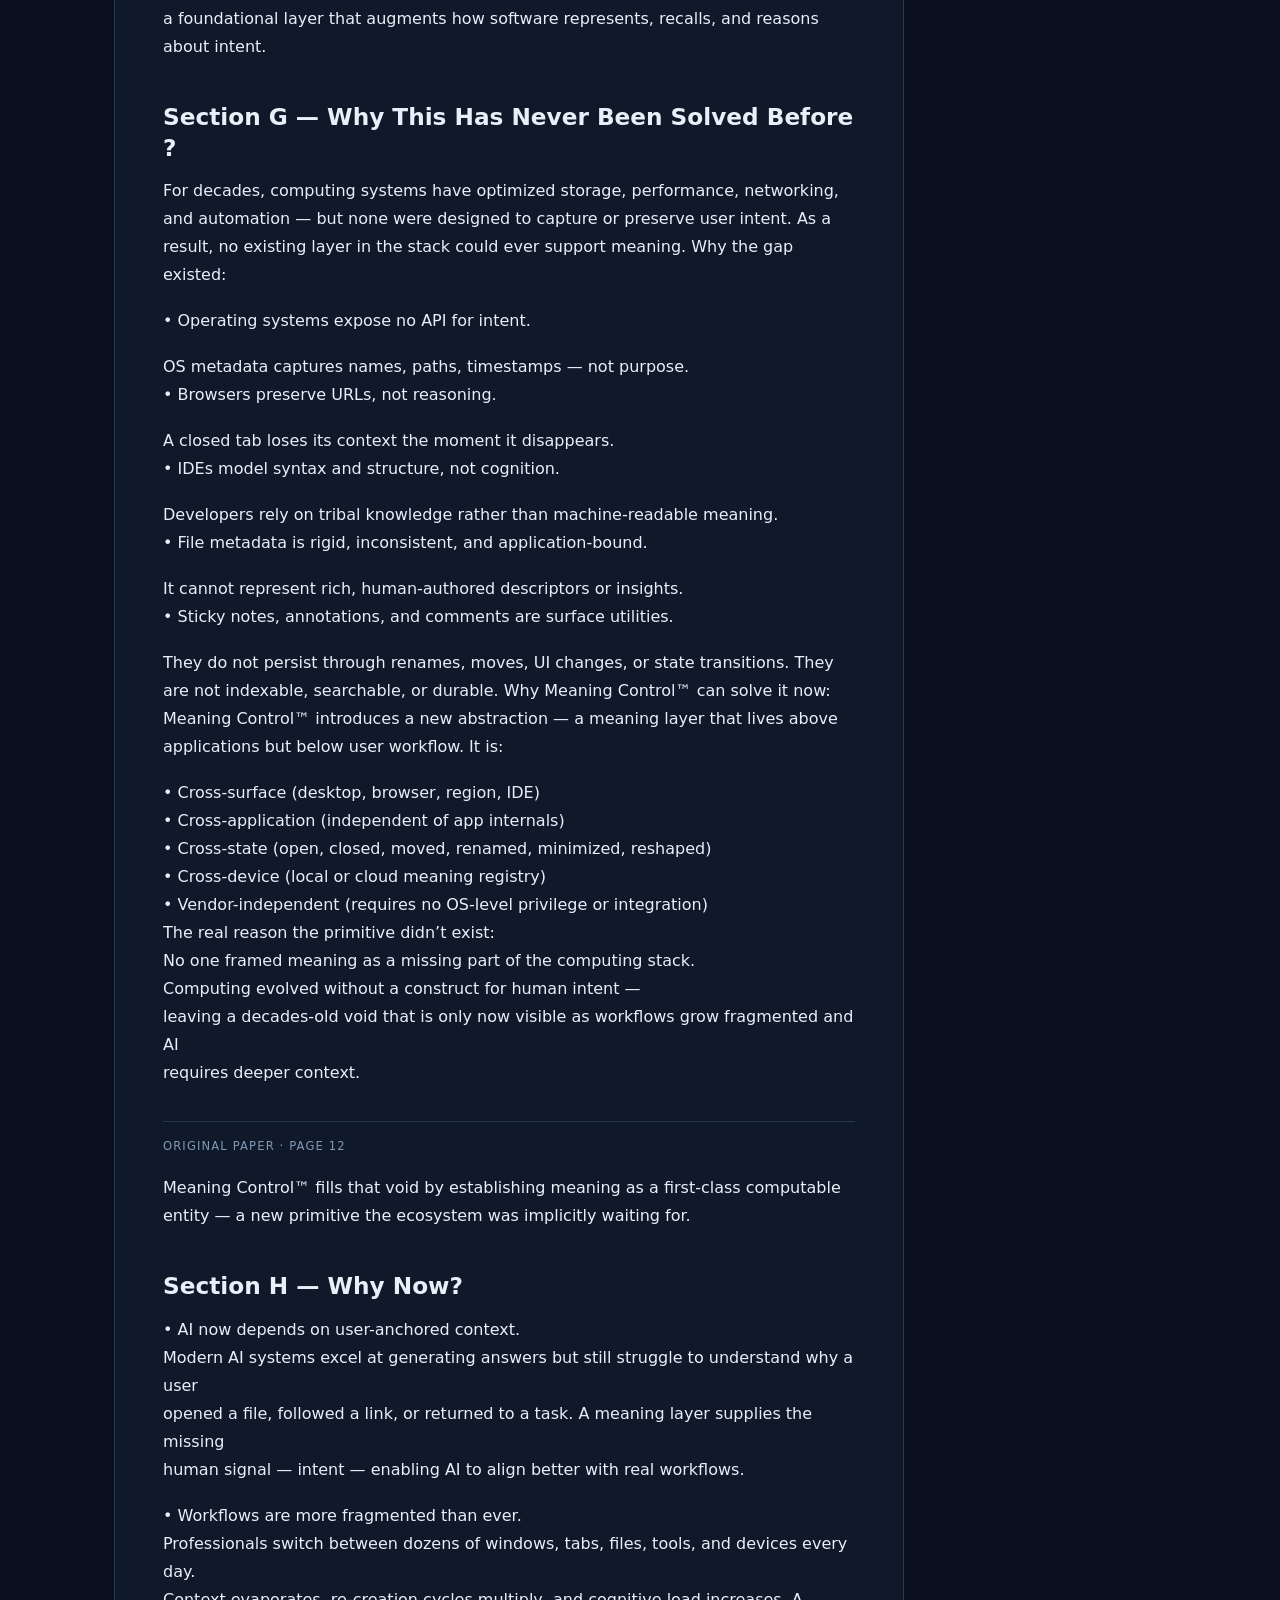
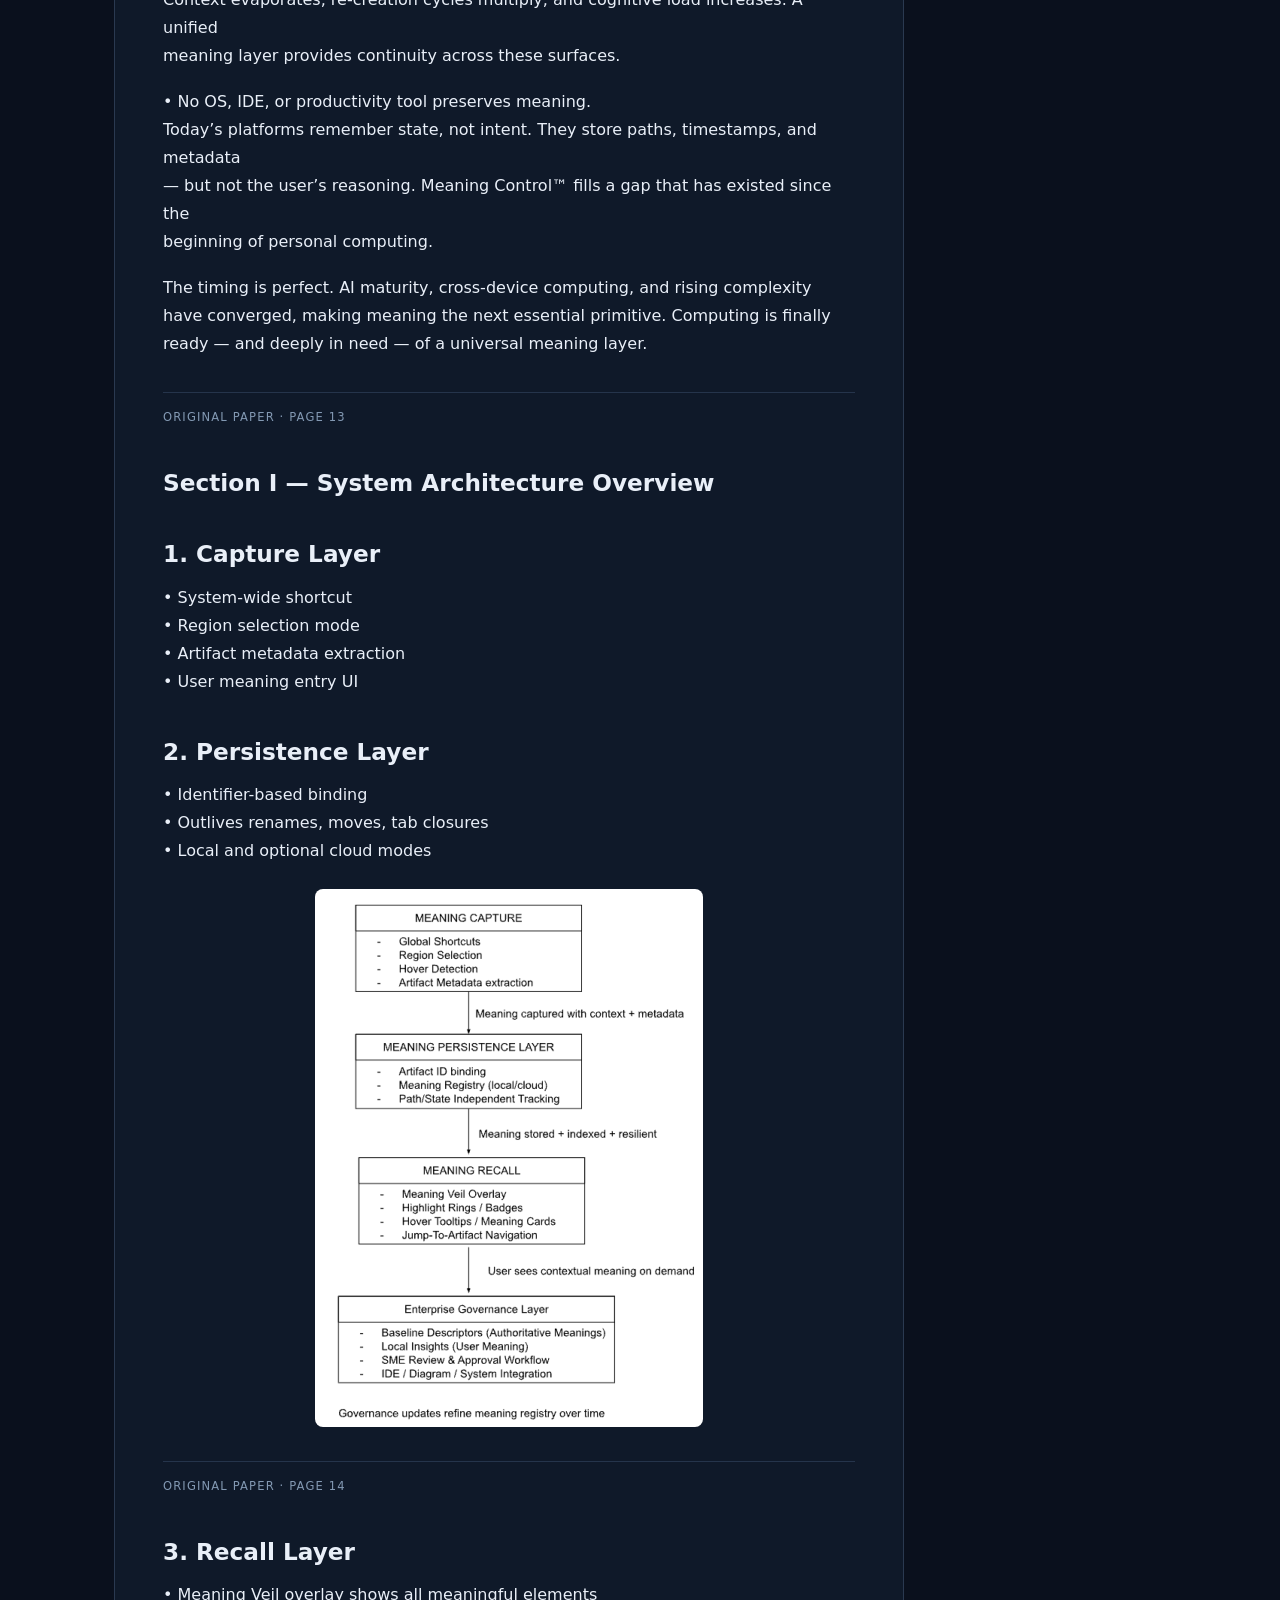
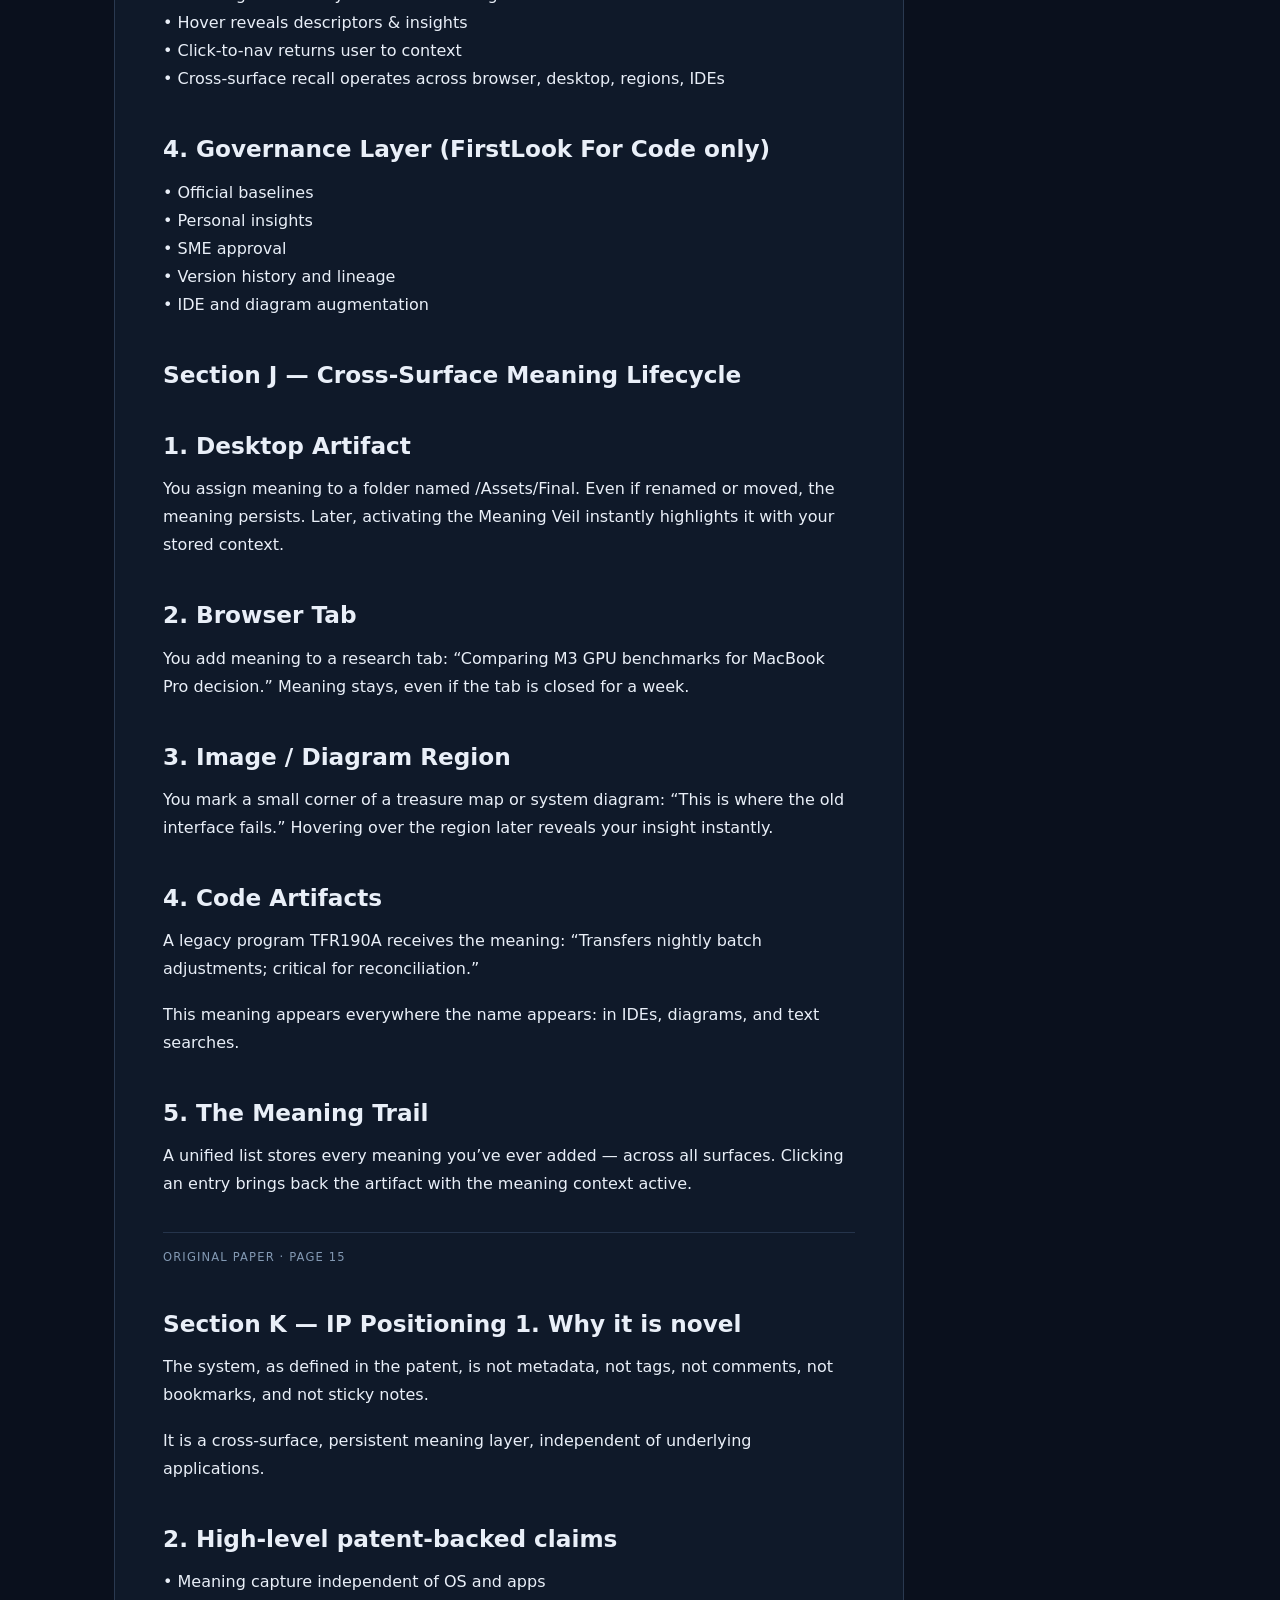
<file: publications/meaning-control-maas/index.html>
<!doctype html><html lang="en"><head><meta charset="utf-8"><meta name="viewport" content="width=device-width,initial-scale=1"><title>Meaning Control™ &amp; MaaS™ — A Unified Meaning Layer for the Digital World | CultureQuest Studios</title><meta name="description" content="An architecture for capturing, persisting, and recalling meaning across files, applications, browsers, and code."><link rel="canonical" href="https://culturequeststudios.com/publications/meaning-control-maas/"><meta property="og:type" content="article"><meta property="og:title" content="Meaning Control™ &amp; MaaS™ — A Unified Meaning Layer for the Digital World | CultureQuest Studios"><meta property="og:description" content="An architecture for capturing, persisting, and recalling meaning across files, applications, browsers, and code."><meta property="og:url" content="https://culturequeststudios.com/publications/meaning-control-maas/"><link rel="stylesheet" href="../publication.css"></head><body><header class="top"><div class="top-inner"><a class="brand" href="/">CQS · CultureQuest Studios</a><nav class="nav"><a href="/#publications">All publications</a><a href="/">Home</a></nav></div></header><main class="wrap"><header class="hero"><div class="eyebrow">CultureQuest Studios · White Paper</div><h1>Meaning Control™ &amp; MaaS™</h1><div class="subtitle">A Unified Meaning Layer for the Digital World</div><p class="summary">An architecture for capturing, persisting, and recalling meaning across files, applications, browsers, and code.</p><p class="meta">December 2025 · Original author/publisher as credited in the PDF · Patent Pending (as stated in the original publication)</p><div class="actions"><a class="btn primary" href="/assets/WhitePapers/Meaning_Control_MaaS_Whitepaper.pdf" target="_blank" rel="noopener">View / Download original PDF ↗</a><a class="btn" href="/#publications">← Publications</a></div></header><div class="layout"><article class="paper"><section class="source-page"><div class="page-mark">Original paper · page 2</div><p>Executive Summary ........................................................................................................................ 3</p><h2 id="section-1">Section A — The Meaning Gap in Modern Computing ......................................................... 4</h2><h2 id="section-2">Section B — Introducing Meaning Control™: The Missing Digital Primitive ................ 5</h2><p>Section C — Meaning-as-a-Service (MaaS) ............................................................................. 7</p><h2 id="section-3">Section D — FirstLook™ (Desktop + Browser + Screen Meaning Layer) ........................ 9</h2><h2 id="section-4">Section E — FirstLook for Code™ (Enterprise/IDE Meaning Layer) ............................ 10</h2><p>Section F — Unified Vision ....................................................................................................... 10</p><h2 id="section-5">Section G — Why This Has Never Been Solved Before ? .................................................. 11</h2><p>Section H — Why Now? ............................................................................................................. 12</p><p>Section I — System Architecture Overview ............................................................................ 13</p><p>Section J — Cross-Surface Meaning Lifecycle ..................................................................... 14</p><p>Section K — IP Positioning ....................................................................................................... 15</p><p>Section L — Conclusion ............................................................................................................. 15</p></section><section class="source-page"><div class="page-mark">Original paper · page 3</div><h2 id="section-6">Executive Summary</h2><p>Computers remember everything— paths, pixels, processes, logs — yet remember none of the meaning behind our actions.</p><p>They store files, render screens, execute code, and track history — but none of this tells us why anything exists, what it represents, or how it relates to our intent.</p><p>Meaning Control™ introduces a missing digital primitive: a universal meaning layer that sits above applications, operating systems, browsers, and codebases.</p><p>Delivered through the architectural model Meaning-as-a-Service (MaaS), this layer behaves like cognition’s missing counterpart in software — a memory for context, rationale, and purpose enabling:</p><p>• Users to add meaning anywhere — files, tabs, screen regions, diagrams, code</p><p>artifacts
• Systems to store and recall meaning separate from native metadata
• Enterprises to govern meaning consistently across software ecosystems
• Developers to consume meaning automatically within IDEs, graphs, and</p><p>documentation</p><p>The Meaning Layer manifests through two surface embodiments:</p><p>1. FirstLook™ — the OS/browser/screen meaning layer for everyday computing. 2. FirstLook for Code™ — the enterprise/IDE meaning layer that attaches</p><p>governed semantic context to software artifacts.</p><p>Together, these form a unified ecosystem: Meaning Control™ — the missing contextual substrate of the digital world.</p></section><section class="source-page"><div class="page-mark">Original paper · page 4</div><h2 id="section-7">Section A — The Meaning Gap in Modern Computing 1. Computers Store Data, Not Intent</h2><p>Computers excel at storing and retrieving state. But humans navigate the world through meaning:</p><p>• “Why did I open this folder?”
• “What was I doing here last night?”
• “What does this tab represent?”
• “What does this code module actually do?”
No OS, browser, or productivity tool solves this.
People lose context every day — costing time, breaking flow, and increasing cognitive load.
2. AI Can Predict, But It Cannot Preserve Meaning</p><p>AI models summarize and infer, but they do not anchor meaning to actual items on your device.</p><p>Meaning Control™ provides a persistent, verifiable, user-defined meaning layer — the foundation AI systems currently lack.</p><h2 id="section-8">3. The Cognitive Cost of Context Loss</h2><p>Industry studies consistently show:</p><p>• Up to 40% of productivity loss comes from re-establishing context
• Engineers spend 50–80% of time rediscovering meaning behind code
• Users reopen tabs with no recall of why they saved them
• UI surfaces become opaque over time
• Meaning is the most valuable human signal - and today’s computing stack entirely ignores it.
4. Micro-Scenarios that happen to All of Us</p><p>• Scenario 1 — Desktop
You return to a folder named “Old_Archive_FINAL_3.”
You no longer remember what it contains, why it mattered, or which subfolder held
the key work.
• Scenario 2 — Browser
You revisit your browser the next morning and see 12 tabs open — with no clue
what “Model Comparison Chart” meant to you at the time.</p></section><section class="source-page"><div class="page-mark">Original paper · page 5</div><p>• Scenario 3 — Image / Screen Region
You stare at a diagram and ask:
“What does this box represent again?”
You may recall — but the computer cannot help you.
• Scenario 4 — Codebase
You open a legacy program name like X190TRN or calcEngine_v12.
Unless someone told your or you already knew it, it conveys nothing about its
purpose at the first contact.</p><p>These are not interface issues. These are meaning failures.</p><h2 id="section-9">Section B — Introducing Meaning Control™: The Missing Digital Primitive</h2><p>A wide range of tools partially address fragments of the aforementioned problem, however : they are silo-specific</p><p>• lack in-place meaning recall
• cannot attach meaning to arbitrary screen regions
• do not survive artifact lifecycle changes (rename, move, close, reshape)
• offer no governed descriptors, baselines, or meaning lineage
• cannot unify human-authored meaning with AI-derived meaning
• operate on content, not context; structure, not intent
In summary: utilities manipulate files;
the Meaning Layer defines a new architectural primitive.
It enables any digital artifact — regardless of application, format, or surface — to carry
user-assigned or governed meaning that persists across time, devices, and workflows.
Core vision:
Any digital object should be capable of carrying user-assigned or governed meaning,
independent of the system that displays it.</p></section><section class="source-page"><div class="page-mark">Original paper · page 6</div><p>Meaning Control™ delivers this through three foundational capabilities:</p><h2 id="section-10">1. Meaning Capture</h2><p>Attach descriptors, insights, metadata, or intent to:</p><p>• files, folders, and desktop items
• browser tabs and ephemeral web contexts
• arbitrary screen regions
• legacy mainframe or terminal surfaces (e.g., CICS)
• diagrams, charts, and images
• software and code artifacts</p><p>Meaning is captured at the exact moment of relevance — where intent is freshest.</p><h2 id="section-11">2. Meaning Persistence</h2><p>Meaning becomes durable and portable. It survives:</p><p>• renames, movement, and UI reorganization
• tab closure and reopening
• application changes
• device transitions</p><p>In effect, meaning becomes the artifact’s semantic shadow — always following it, never dependent on how or where it appears.</p><h2 id="section-12">3. Meaning Recall</h2><p>Users can:</p><p>• reveal overlays (Meaning Veil™ / Meaning Vision™)
• visually inspect meaning via highlights, rings, or badges
• search their meaning archive
• click an entry to restore context instantly</p><p>Recall re-establishes the why behind the what — reconnecting the user to intent, purpose, and workflow state.</p><p>The Meaning Veil™ / Meaning Vision™, an overlay for the digital surface,  presents meaning visually using synthetic overlays.</p></section><section class="source-page"><div class="page-mark">Original paper · page 7</div><h2 id="section-13">Section C — Meaning-as-a-Service (MaaS)</h2><p>Meaning Control™ is delivered through a modular, cloud-ready, adapter-driven architecture that abstracts meaning into a first-class system capability. MaaS provides the underlying infrastructure that allows any device, any application, and any workflow to attach, store, retrieve, and visually surface contextual meaning — without altering the artifact itself.</p><p>Unlike traditional metadata systems or application-specific annotations, MaaS operates externally and universally. It becomes a semantic shadow layer for the entire digital environment.</p><p>What MaaS Enables</p><p>• Attach meaning without modifying artifacts
Files, folders, browser tabs, code modules, diagrams, images, and arbitrary screen
regions remain untouched.
Meaning is stored externally but behaves as if native.
• Store meaning centrally and durably
Meaning can be persisted locally or in a cloud registry, survives renaming and
relocation, and synchronizes across devices.
• Retrieve meaning across surfaces and workflows
Whether working on the desktop, in a browser, inside an IDE, or viewing a legacy
terminal, meaning recall works consistently.
• Operate independently of OS or application vendors
No system hooks or privileged APIs are required; MaaS overlays itself on top of
the existing UX stack.</p><p>Core Modules of MaaS</p><h2 id="section-14">1. Meaning Capture Engine</h2><p>Detects user intent to assign meaning — via shortcuts, clicks, region selection, hover-dwell, gestures, or voice. Extracts contextual metadata, generates artifact identifiers, and binds meaning appropriately.</p><h2 id="section-15">2. Meaning Storage &amp; Index</h2><p>Central registry mapping artifact identifiers to descriptors, insights, and semantic context. Supports vector-based search, lifecycle tracking, and integrity validation.</p><h2 id="section-16">3. Meaning Recall Engine</h2><p>Restores meaning on demand:</p></section><section class="source-page"><div class="page-mark">Original paper · page 8</div><p>• reveals overlays
• highlights artifacts
• displays descriptors/insights
• jumps directly to the target item
• rebuilds context even if the artifact moved or changed state</p><h2 id="section-17">4. Meaning Veil™ (Visual Overlay Layer)</h2><p>A system-level ephemeral overlay that visually exposes meaning across the digital surface. This includes badges, highlight rings, bounding boxes, tooltip cards, and cluster views.</p><h2 id="section-18">5. Enterprise Governance Extensions</h2><p>For FirstLook™ for Code and enterprise systems:</p><p>• baselining and versioning of descriptors
• SME and reviewer workflows
• source-of-truth meaning repositories
• integration with codebases, diagrams, and modeling tools</p><h2 id="section-19">6. IDE / Browser / OS Adapters</h2><p>Adapter modules interfacing the meaning layer with popular environments:</p><p>• IDEs (VS Code, IntelliJ, Eclipse)
• Browsers (Safari, Chrome, Edge)
• OS surfaces (Windows, macOS, Linux, mobile)
These adapters allow MaaS to operate everywhere without deep integration.</p><h2 id="section-20">7. AI Meaning Assist</h2><p>AI engines that augment meaning capture and governance:</p><p>• summarize code artifacts
• detect relationships between items
• propose baseline descriptors
• cluster related meanings
• validate or refine user-submitted insights</p></section><section class="source-page"><div class="page-mark">Original paper · page 9</div><p>Two Manifestations, One Core System</p><p>Meaning Control™ underpins two sibling products, each powered by MaaS:</p><h2 id="section-21">1. FirstLook™ (Desktop, Browser, Region)</h2><p>For everyday personal computing:</p><p>• add meaning to files, tabs, screens, images, maps, dashboards
• reveal meaning visually
• restore lost context instantly</p><h2 id="section-22">2. FirstLook for Code™</h2><p>For enterprise and engineering environments:</p><p>• baselined descriptors for code artifacts
• governed insights and SME-approved meanings
• IDE-native contextual overlays
• meaning-aware diagrams and dependency graphs</p><p>Both products share the same cloud-ready meaning infrastructure, giving MaaS the ability to unify personal and enterprise meaning into a single universal layer.</p><h2 id="section-23">Section D — FirstLook™ (Desktop + Browser + Screen Meaning Layer)</h2><p>A non-invasive, OS-independent system that enables:</p><h2 id="section-24">1. Desktop meaning</h2><p>Assign meaning to files, folders, icons — even when they move or rename.</p><h2 id="section-25">2. Browser tab meaning</h2><p>Capture meaning that survives tab closures and restores context when reopened.</p><h2 id="section-26">3. Region-level meaning</h2><p>Select an area of an image, diagram, or legacy interface (e.g., CICS), and assign meaning to that region.</p><h2 id="section-27">4. Meaning Veil™ overlay</h2><p>Reveal all meaning on the screen using a universal shortcut. Hover to see context. Click to jump into details.</p></section><section class="source-page"><div class="page-mark">Original paper · page 10</div><h2 id="section-28">5. No integrations required</h2><p>Runs as a companion layer — no OS privileges needed.</p><p>The Meaning Veil™ acts as a universal semantic canvas over the user’s digital world.</p><h2 id="section-29">Section E — FirstLook for Code™ (Enterprise/IDE Meaning Layer)</h2><p>A governed meaning framework for codebases and engineering systems, which also solves institutional knowledge decay.</p><h2 id="section-30">1. Canonical artifact identification</h2><p>Each program, table, API, job, or component receives a persistent meaning profile.</p><h2 id="section-31">2. SME-approved baseline descriptors</h2><p>Human-validated summaries that define the official meaning.</p><h2 id="section-32">3. Local insights</h2><p>Developers add personal contextual notes, visible only to them unless promoted.</p><h2 id="section-33">4. IDE Alias View</h2><p>Explorer trees and diagrams show canonical names with attached meanings (hover to reveal insights).</p><h2 id="section-34">5. Diagram augmentation</h2><p>Mermaid diagrams, dependency graphs, architecture diagrams — all enriched with contextual meaning from the meaning registry.</p><p>This is the world’s first semantic control layer for software systems.</p><h2 id="section-35">Section F — Unified Vision</h2><p>A single meaning layer that spans personal computing and enterprise systems creates a coherent, cross-surface experience.</p><p>Whether a user is navigating folders, browser tabs, diagrams, IDEs, or legacy environments, the same core primitive — meaning — travels with them.</p><p>This positions Meaning Control™ not as another productivity tool or annotation feature, but as a new digital primitive:</p></section><section class="source-page"><div class="page-mark">Original paper · page 11</div><p>a foundational layer that augments how software represents, recalls, and reasons about intent.</p><h2 id="section-36">Section G — Why This Has Never Been Solved Before ?</h2><p>For decades, computing systems have optimized storage, performance, networking, and automation — but none were designed to capture or preserve user intent. As a result, no existing layer in the stack could ever support meaning. Why the gap existed:</p><p>• Operating systems expose no API for intent.</p><p>OS metadata captures names, paths, timestamps — not purpose.
• Browsers preserve URLs, not reasoning.</p><p>A closed tab loses its context the moment it disappears.
• IDEs model syntax and structure, not cognition.</p><p>Developers rely on tribal knowledge rather than machine-readable meaning.
• File metadata is rigid, inconsistent, and application-bound.</p><p>It cannot represent rich, human-authored descriptors or insights.
• Sticky notes, annotations, and comments are surface utilities.</p><p>They do not persist through renames, moves, UI changes, or state transitions. They are not indexable, searchable, or durable. Why Meaning Control™ can solve it now: Meaning Control™ introduces a new abstraction — a meaning layer that lives above applications but below user workflow. It is:</p><p>• Cross-surface (desktop, browser, region, IDE)
• Cross-application (independent of app internals)
• Cross-state (open, closed, moved, renamed, minimized, reshaped)
• Cross-device (local or cloud meaning registry)
• Vendor-independent (requires no OS-level privilege or integration)
The real reason the primitive didn’t exist:
No one framed meaning as a missing part of the computing stack.
Computing evolved without a construct for human intent —
leaving a decades-old void that is only now visible as workflows grow fragmented and AI
requires deeper context.</p></section><section class="source-page"><div class="page-mark">Original paper · page 12</div><p>Meaning Control™ fills that void by establishing meaning as a first-class computable entity — a new primitive the ecosystem was implicitly waiting for.</p><h2 id="section-37">Section H — Why Now?</h2><p>• AI now depends on user-anchored context.
Modern AI systems excel at generating answers but still struggle to understand why a user
opened a file, followed a link, or returned to a task. A meaning layer supplies the missing
human signal — intent — enabling AI to align better with real workflows.</p><p>• Workflows are more fragmented than ever.
Professionals switch between dozens of windows, tabs, files, tools, and devices every day.
Context evaporates, re-creation cycles multiply, and cognitive load increases. A unified
meaning layer provides continuity across these surfaces.</p><p>• No OS, IDE, or productivity tool preserves meaning.
Today’s platforms remember state, not intent. They store paths, timestamps, and metadata
— but not the user’s reasoning. Meaning Control™ fills a gap that has existed since the
beginning of personal computing.</p><p>The timing is perfect. AI maturity, cross-device computing, and rising complexity have converged, making meaning the next essential primitive. Computing is finally ready — and deeply in need — of a universal meaning layer.</p></section><section class="source-page"><div class="page-mark">Original paper · page 13</div><h2 id="section-38">Section I — System Architecture Overview</h2><h2 id="section-39">1. Capture Layer</h2><p>• System-wide shortcut
• Region selection mode
• Artifact metadata extraction
• User meaning entry UI</p><h2 id="section-40">2. Persistence Layer</h2><p>• Identifier-based binding
• Outlives renames, moves, tab closures
• Local and optional cloud modes</p><img class="figure" src="figures/page-13-5.png" alt="Diagram from page 13 of the original white paper" loading="lazy"></section><section class="source-page"><div class="page-mark">Original paper · page 14</div><h2 id="section-41">3. Recall Layer</h2><p>• Meaning Veil overlay shows all meaningful elements
• Hover reveals descriptors &amp; insights
• Click-to-nav returns user to context
• Cross-surface recall operates across browser, desktop, regions, IDEs</p><h2 id="section-42">4. Governance Layer (FirstLook For Code only)</h2><p>• Official baselines
• Personal insights
• SME approval
• Version history and lineage
• IDE and diagram augmentation</p><h2 id="section-43">Section J — Cross-Surface Meaning Lifecycle</h2><h2 id="section-44">1. Desktop Artifact</h2><p>You assign meaning to a folder named /Assets/Final. Even if renamed or moved, the meaning persists. Later, activating the Meaning Veil instantly highlights it with your stored context.</p><h2 id="section-45">2. Browser Tab</h2><p>You add meaning to a research tab: “Comparing M3 GPU benchmarks for MacBook Pro decision.” Meaning stays, even if the tab is closed for a week.</p><h2 id="section-46">3. Image / Diagram Region</h2><p>You mark a small corner of a treasure map or system diagram: “This is where the old interface fails.” Hovering over the region later reveals your insight instantly.</p><h2 id="section-47">4. Code Artifacts</h2><p>A legacy program TFR190A receives the meaning: “Transfers nightly batch adjustments; critical for reconciliation.”</p><p>This meaning appears everywhere the name appears: in IDEs, diagrams, and text searches.</p><h2 id="section-48">5. The Meaning Trail</h2><p>A unified list stores every meaning you’ve ever added — across all surfaces. Clicking an entry brings back the artifact with the meaning context active.</p></section><section class="source-page"><div class="page-mark">Original paper · page 15</div><h2 id="section-49">Section K — IP Positioning 1. Why it is novel</h2><p>The system, as defined in the patent, is not metadata, not tags, not comments, not bookmarks, and not sticky notes.</p><p>It is a cross-surface, persistent meaning layer, independent of underlying applications.</p><h2 id="section-50">2. High-level patent-backed claims</h2><p>• Meaning capture independent of OS and apps
• Meaning persistence beyond artifact state
• Meaning Veil overlay system
• Region- and tab-level meaning
• Meaning recall via hover and overlay
• Cross-surface meaning registry
• Right-click, gesture, shortcut capture</p><h2 id="section-51">3. Unifying claim</h2><p>Meaning Control represents a substrate that modern computing never provided — the missing foundation for human-centered digital work.</p><h2 id="section-52">Section L — Conclusion</h2><p>Computing has evolved through eras of storage, networking, graphical interfaces, and now AI.</p><p>Yet the most fundamental human signal — meaning — has never existed as a computable primitive.</p><p>Meaning Control™ introduces that missing primitive.</p><p>It allows software, for the first time, to capture and reflect human intent. It makes digital artifacts self-describing, not by rewriting them but by illuminating the context we bring to them. It restores memory, purpose, and continuity to workflows that fragment the moment we shift tasks.</p><p>And it does more than help humans keep track — it lays the groundwork for AI systems that understand not just what we do, but why we do it.</p><p>Meaning becomes a navigational layer. A contextual substrate. A bridge between human intent and machine intelligence.</p></section><section class="source-page"><div class="page-mark">Original paper · page 16</div><p>This is the beginning of a universal meaning layer — one that will quietly, fundamentally reshape how humans and AI interpret everything we create.</p></section><section class="source-page"><div class="page-mark">Original diagram · page 13</div><img class="figure" src="figures/source-diagram-page-13.png" alt="Original architecture or lifecycle diagram, source page 13" loading="lazy"></section></article><aside class="toc"><strong>On this page</strong><a href="#section-1">Section A — The Meaning Gap in Modern Computing ...............................................</a><a href="#section-2">Section B — Introducing Meaning Control™: The Missing Digital Primitive ................ 5</a><a href="#section-3">Section D — FirstLook™ (Desktop + Browser + Screen Meaning Layer) ........................ 9</a><a href="#section-4">Section E — FirstLook for Code™ (Enterprise/IDE Meaning Layer) ............................ 10</a><a href="#section-5">Section G — Why This Has Never Been Solved Before ? ...........................................</a><a href="#section-6">Executive Summary</a><a href="#section-7">Section A — The Meaning Gap in Modern Computing 1. Computers Store Data, Not Intent</a><a href="#section-8">3. The Cognitive Cost of Context Loss</a><a href="#section-9">Section B — Introducing Meaning Control™: The Missing Digital Primitive</a><a href="#section-10">1. Meaning Capture</a><a href="#section-11">2. Meaning Persistence</a><a href="#section-12">3. Meaning Recall</a><a href="#section-13">Section C — Meaning-as-a-Service (MaaS)</a><a href="#section-14">1. Meaning Capture Engine</a><a href="#section-15">2. Meaning Storage &amp; Index</a><a href="#section-16">3. Meaning Recall Engine</a><a href="#section-17">4. Meaning Veil™ (Visual Overlay Layer)</a><a href="#section-18">5. Enterprise Governance Extensions</a><a href="#section-19">6. IDE / Browser / OS Adapters</a><a href="#section-20">7. AI Meaning Assist</a><a href="#section-21">1. FirstLook™ (Desktop, Browser, Region)</a><a href="#section-22">2. FirstLook for Code™</a><a href="#section-23">Section D — FirstLook™ (Desktop + Browser + Screen Meaning Layer)</a><a href="#section-24">1. Desktop meaning</a><a href="#section-25">2. Browser tab meaning</a><a href="#section-26">3. Region-level meaning</a><a href="#section-27">4. Meaning Veil™ overlay</a><a href="#section-28">5. No integrations required</a><a href="#section-29">Section E — FirstLook for Code™ (Enterprise/IDE Meaning Layer)</a><a href="#section-30">1. Canonical artifact identification</a><a href="#section-31">2. SME-approved baseline descriptors</a><a href="#section-32">3. Local insights</a><a href="#section-33">4. IDE Alias View</a><a href="#section-34">5. Diagram augmentation</a><a href="#section-35">Section F — Unified Vision</a><a href="#section-36">Section G — Why This Has Never Been Solved Before ?</a><a href="#section-37">Section H — Why Now?</a><a href="#section-38">Section I — System Architecture Overview</a></aside></div><footer>© CultureQuest Studios · Web edition transcribed from the original PDF. Refer to the PDF for authoritative layout, diagrams, and wording.</footer></main></body></html>
</file>
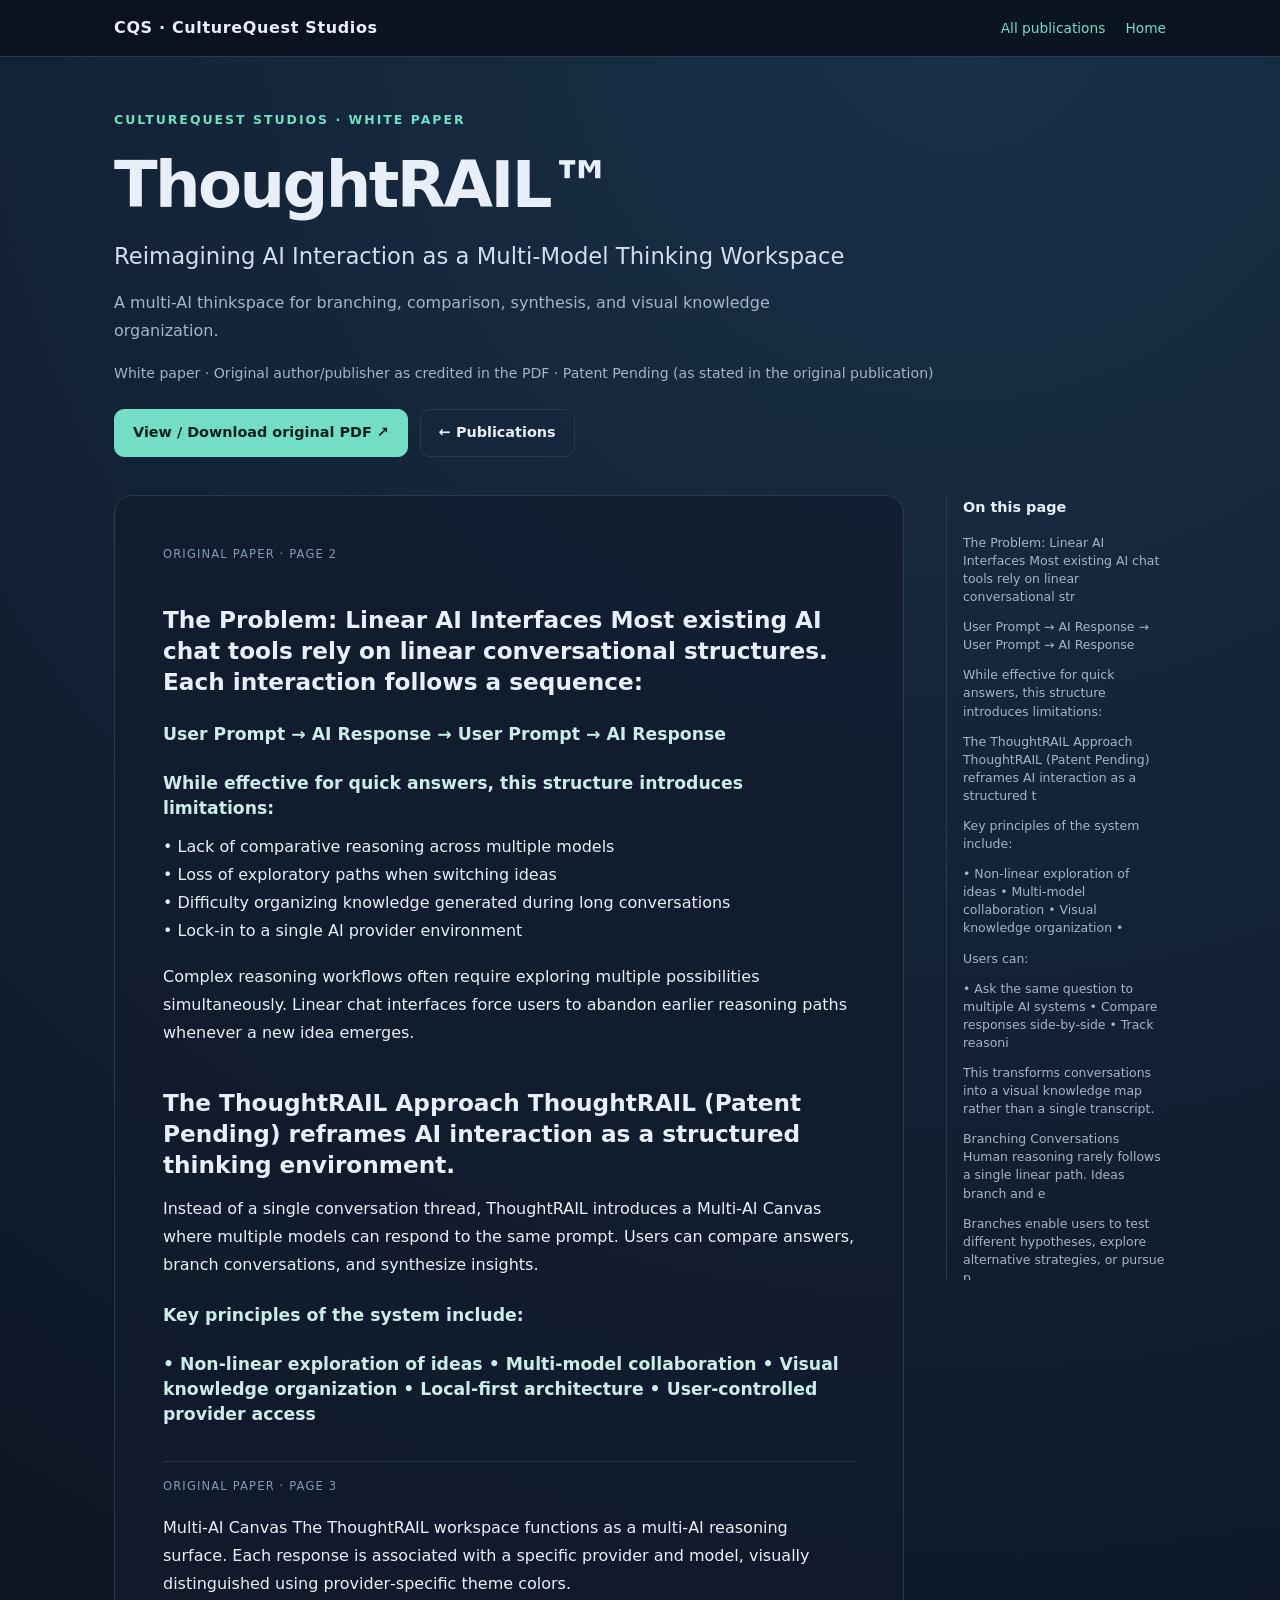
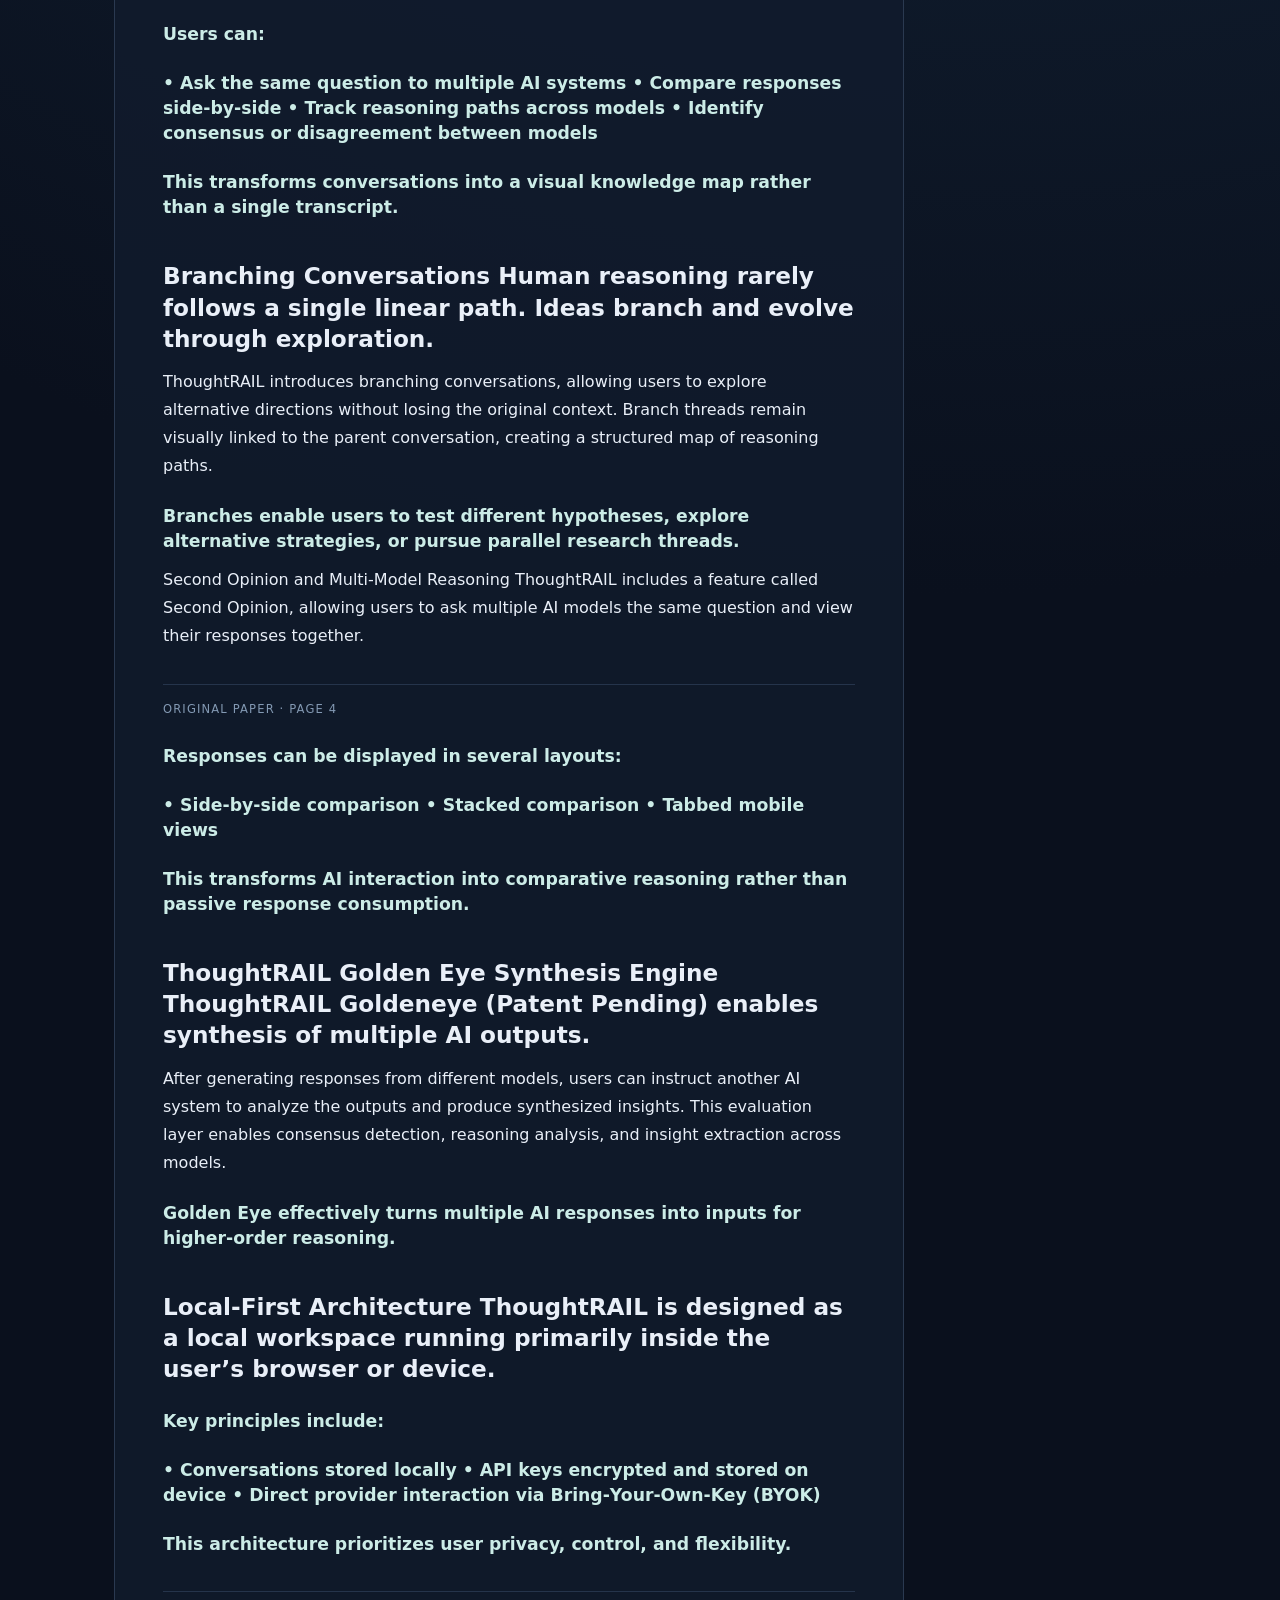
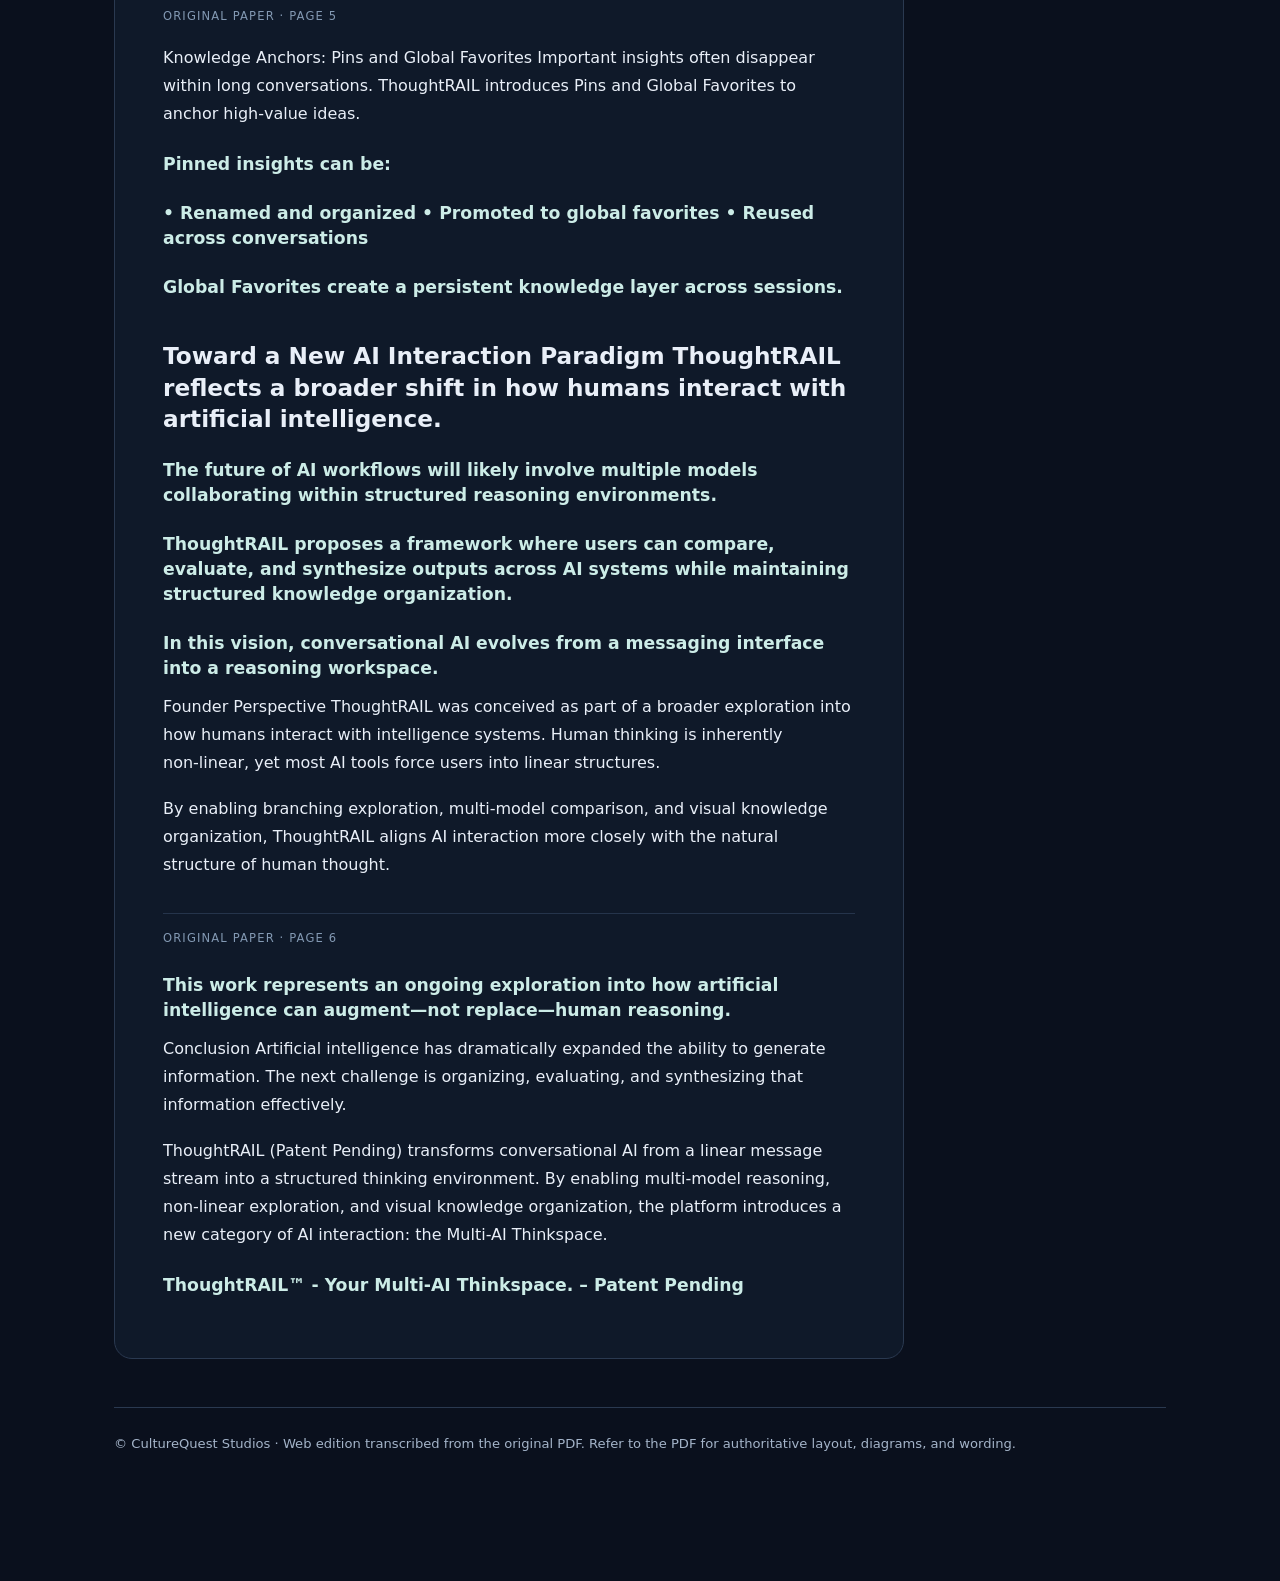
<file: publications/thoughtrail/index.html>
<!doctype html><html lang="en"><head><meta charset="utf-8"><meta name="viewport" content="width=device-width,initial-scale=1"><title>ThoughtRAIL™ — Reimagining AI Interaction as a Multi-Model Thinking Workspace | CultureQuest Studios</title><meta name="description" content="A multi-AI thinkspace for branching, comparison, synthesis, and visual knowledge organization."><link rel="canonical" href="https://culturequeststudios.com/publications/thoughtrail/"><meta property="og:type" content="article"><meta property="og:title" content="ThoughtRAIL™ — Reimagining AI Interaction as a Multi-Model Thinking Workspace | CultureQuest Studios"><meta property="og:description" content="A multi-AI thinkspace for branching, comparison, synthesis, and visual knowledge organization."><meta property="og:url" content="https://culturequeststudios.com/publications/thoughtrail/"><link rel="stylesheet" href="../publication.css"></head><body><header class="top"><div class="top-inner"><a class="brand" href="/">CQS · CultureQuest Studios</a><nav class="nav"><a href="/#publications">All publications</a><a href="/">Home</a></nav></div></header><main class="wrap"><header class="hero"><div class="eyebrow">CultureQuest Studios · White Paper</div><h1>ThoughtRAIL™</h1><div class="subtitle">Reimagining AI Interaction as a Multi-Model Thinking Workspace</div><p class="summary">A multi-AI thinkspace for branching, comparison, synthesis, and visual knowledge organization.</p><p class="meta">White paper · Original author/publisher as credited in the PDF · Patent Pending (as stated in the original publication)</p><div class="actions"><a class="btn primary" href="/assets/WhitePapers/ThoughtRAIL_Whitepaper_V1.pdf" target="_blank" rel="noopener">View / Download original PDF ↗</a><a class="btn" href="/#publications">← Publications</a></div></header><div class="layout"><article class="paper"><section class="source-page"><div class="page-mark">Original paper · page 2</div><h2 id="section-1">The Problem: Linear AI Interfaces Most existing AI chat tools rely on linear conversational structures. Each interaction follows a sequence:</h2><h3 id="section-2">User Prompt → AI Response → User Prompt → AI Response</h3><h3 id="section-3">While effective for quick answers, this structure introduces limitations:</h3><p>• Lack of comparative reasoning across multiple models
• Loss of exploratory paths when switching ideas
• Difficulty organizing knowledge generated during long conversations
• Lock‑in to a single AI provider environment</p><p>Complex reasoning workflows often require exploring multiple possibilities simultaneously. Linear chat interfaces force users to abandon earlier reasoning paths whenever a new idea emerges.</p><h2 id="section-4">The ThoughtRAIL Approach ThoughtRAIL (Patent Pending) reframes AI interaction as a structured thinking environment.</h2><p>Instead of a single conversation thread, ThoughtRAIL introduces a Multi‑AI Canvas where multiple models can respond to the same prompt. Users can compare answers, branch conversations, and synthesize insights.</p><h3 id="section-5">Key principles of the system include:</h3><h3 id="section-6">• Non‑linear exploration of ideas • Multi‑model collaboration • Visual knowledge organization • Local‑first architecture • User‑controlled provider access</h3></section><section class="source-page"><div class="page-mark">Original paper · page 3</div><p>Multi‑AI Canvas The ThoughtRAIL workspace functions as a multi‑AI reasoning surface. Each response is associated with a specific provider and model, visually distinguished using provider‑specific theme colors.</p><h3 id="section-7">Users can:</h3><h3 id="section-8">• Ask the same question to multiple AI systems • Compare responses side‑by‑side • Track reasoning paths across models • Identify consensus or disagreement between models</h3><h3 id="section-9">This transforms conversations into a visual knowledge map rather than a single transcript.</h3><h2 id="section-10">Branching Conversations Human reasoning rarely follows a single linear path. Ideas branch and evolve through exploration.</h2><p>ThoughtRAIL introduces branching conversations, allowing users to explore alternative directions without losing the original context. Branch threads remain visually linked to the parent conversation, creating a structured map of reasoning paths.</p><h3 id="section-11">Branches enable users to test different hypotheses, explore alternative strategies, or pursue parallel research threads.</h3><p>Second Opinion and Multi‑Model Reasoning ThoughtRAIL includes a feature called Second Opinion, allowing users to ask multiple AI models the same question and view their responses together.</p></section><section class="source-page"><div class="page-mark">Original paper · page 4</div><h3 id="section-12">Responses can be displayed in several layouts:</h3><h3 id="section-13">• Side‑by‑side comparison • Stacked comparison • Tabbed mobile views</h3><h3 id="section-14">This transforms AI interaction into comparative reasoning rather than passive response consumption.</h3><h2 id="section-15">ThoughtRAIL Golden Eye Synthesis Engine ThoughtRAIL Goldeneye (Patent Pending) enables synthesis of multiple AI outputs.</h2><p>After generating responses from different models, users can instruct another AI system to analyze the outputs and produce synthesized insights. This evaluation layer enables consensus detection, reasoning analysis, and insight extraction across models.</p><h3 id="section-16">Golden Eye effectively turns multiple AI responses into inputs for higher‑order reasoning.</h3><h2 id="section-17">Local‑First Architecture ThoughtRAIL is designed as a local workspace running primarily inside the user’s browser or device.</h2><h3 id="section-18">Key principles include:</h3><h3 id="section-19">• Conversations stored locally • API keys encrypted and stored on device • Direct provider interaction via Bring‑Your‑Own‑Key (BYOK)</h3><h3 id="section-20">This architecture prioritizes user privacy, control, and flexibility.</h3></section><section class="source-page"><div class="page-mark">Original paper · page 5</div><p>Knowledge Anchors: Pins and Global Favorites Important insights often disappear within long conversations. ThoughtRAIL introduces Pins and Global Favorites to anchor high‑value ideas.</p><h3 id="section-21">Pinned insights can be:</h3><h3 id="section-22">• Renamed and organized • Promoted to global favorites • Reused across conversations</h3><h3 id="section-23">Global Favorites create a persistent knowledge layer across sessions.</h3><h2 id="section-24">Toward a New AI Interaction Paradigm ThoughtRAIL reflects a broader shift in how humans interact with artificial intelligence.</h2><h3 id="section-25">The future of AI workflows will likely involve multiple models collaborating within structured reasoning environments.</h3><h3 id="section-26">ThoughtRAIL proposes a framework where users can compare, evaluate, and synthesize outputs across AI systems while maintaining structured knowledge organization.</h3><h3 id="section-27">In this vision, conversational AI evolves from a messaging interface into a reasoning workspace.</h3><p>Founder Perspective ThoughtRAIL was conceived as part of a broader exploration into how humans interact with intelligence systems. Human thinking is inherently non‑linear, yet most AI tools force users into linear structures.</p><p>By enabling branching exploration, multi‑model comparison, and visual knowledge organization, ThoughtRAIL aligns AI interaction more closely with the natural structure of human thought.</p></section><section class="source-page"><div class="page-mark">Original paper · page 6</div><h3 id="section-28">This work represents an ongoing exploration into how artificial intelligence can augment—not replace—human reasoning.</h3><p>Conclusion Artificial intelligence has dramatically expanded the ability to generate information. The next challenge is organizing, evaluating, and synthesizing that information effectively.</p><p>ThoughtRAIL (Patent Pending) transforms conversational AI from a linear message stream into a structured thinking environment. By enabling multi‑model reasoning, non‑linear exploration, and visual knowledge organization, the platform introduces a new category of AI interaction: the Multi-AI Thinkspace.</p><h3 id="section-29">ThoughtRAIL™ - Your Multi-AI Thinkspace. – Patent Pending</h3></section></article><aside class="toc"><strong>On this page</strong><a href="#section-1">The Problem: Linear AI Interfaces Most existing AI chat tools rely on linear conversational str</a><a href="#section-2">User Prompt → AI Response → User Prompt → AI Response</a><a href="#section-3">While effective for quick answers, this structure introduces limitations:</a><a href="#section-4">The ThoughtRAIL Approach ThoughtRAIL (Patent Pending) reframes AI interaction as a structured t</a><a href="#section-5">Key principles of the system include:</a><a href="#section-6">• Non‑linear exploration of ideas • Multi‑model collaboration • Visual knowledge organization •</a><a href="#section-7">Users can:</a><a href="#section-8">• Ask the same question to multiple AI systems • Compare responses side‑by‑side • Track reasoni</a><a href="#section-9">This transforms conversations into a visual knowledge map rather than a single transcript.</a><a href="#section-10">Branching Conversations Human reasoning rarely follows a single linear path. Ideas branch and e</a><a href="#section-11">Branches enable users to test different hypotheses, explore alternative strategies, or pursue p</a><a href="#section-12">Responses can be displayed in several layouts:</a><a href="#section-13">• Side‑by‑side comparison • Stacked comparison • Tabbed mobile views</a><a href="#section-14">This transforms AI interaction into comparative reasoning rather than passive response consumpt</a><a href="#section-15">ThoughtRAIL Golden Eye Synthesis Engine ThoughtRAIL Goldeneye (Patent Pending) enables synthesi</a><a href="#section-16">Golden Eye effectively turns multiple AI responses into inputs for higher‑order reasoning.</a><a href="#section-17">Local‑First Architecture ThoughtRAIL is designed as a local workspace running primarily inside </a><a href="#section-18">Key principles include:</a><a href="#section-19">• Conversations stored locally • API keys encrypted and stored on device • Direct provider inte</a><a href="#section-20">This architecture prioritizes user privacy, control, and flexibility.</a><a href="#section-21">Pinned insights can be:</a><a href="#section-22">• Renamed and organized • Promoted to global favorites • Reused across conversations</a><a href="#section-23">Global Favorites create a persistent knowledge layer across sessions.</a><a href="#section-24">Toward a New AI Interaction Paradigm ThoughtRAIL reflects a broader shift in how humans interac</a><a href="#section-25">The future of AI workflows will likely involve multiple models collaborating within structured </a><a href="#section-26">ThoughtRAIL proposes a framework where users can compare, evaluate, and synthesize outputs acro</a><a href="#section-27">In this vision, conversational AI evolves from a messaging interface into a reasoning workspace</a><a href="#section-28">This work represents an ongoing exploration into how artificial intelligence can augment—not re</a><a href="#section-29">ThoughtRAIL™ - Your Multi-AI Thinkspace. – Patent Pending</a></aside></div><footer>© CultureQuest Studios · Web edition transcribed from the original PDF. Refer to the PDF for authoritative layout, diagrams, and wording.</footer></main></body></html>
</file>
<file: style.css>
:root {
  --bg: #050816;
  --bg-soft: #0b1120;
  --bg-softer: #020617;
  --accent: #38bdf8;
  --accent-soft: rgba(56, 189, 248, 0.18);
  --accent-alt: #a855f7;
  --text: #e5e7eb;
  --text-muted: #9ca3af;
  --border-subtle: rgba(148, 163, 184, 0.25);
  --card-radius: 18px;
  --shadow-soft: 0 18px 45px rgba(15, 23, 42, 0.7);
}

* {
  box-sizing: border-box;
  margin: 0;
  padding: 0;
}

html {
  scroll-behavior: smooth;
}

body {
  font-family: "Inter", system-ui, -apple-system, BlinkMacSystemFont, sans-serif;
  background: radial-gradient(circle at top, #0b1120 0, #020617 45%, #020617 100%);
  color: var(--text);
  min-height: 100vh;
  -webkit-font-smoothing: antialiased;
}

a {
  color: inherit;
  text-decoration: none;
}

.page {
  max-width: 1120px;
  margin: 0 auto;
  padding: 96px 20px 72px;
}

/* Nav */
.nav-shell {
  position: sticky;
  top: 0;
  z-index: 40;
  backdrop-filter: blur(16px);
  background: linear-gradient(to bottom, rgba(15, 23, 42, 0.9), rgba(15, 23, 42, 0.2), transparent);
  border-bottom: 1px solid rgba(148, 163, 184, 0.18);
}

.nav {
  max-width: 1120px;
  margin: 0 auto;
  padding: 14px 20px 10px;
  display: flex;
  align-items: center;
  justify-content: space-between;
  gap: 18px;
}

.logo-mark {
  display: flex;
  align-items: center;
  gap: 10px;
}

.logo-circle {
  width: 32px;
  height: 32px;
  border-radius: 999px;
  background: radial-gradient(circle at 20% 0%, #38bdf8, #4f46e5, #020617);
  display: flex;
  align-items: center;
  justify-content: center;
  box-shadow: 0 0 30px rgba(56, 189, 248, 0.6);
  font-weight: 700;
  font-size: 13px;
  letter-spacing: 0.16em;
  text-transform: uppercase;
}

.logo-text {
  display: flex;
  flex-direction: column;
  line-height: 1.1;
}

.logo-text span:first-child {
  font-weight: 600;
  font-size: 14px;
  letter-spacing: 0.04em;
  text-transform: uppercase;
}

.logo-text span:last-child {
  font-size: 11px;
  text-transform: uppercase;
  letter-spacing: 0.16em;
  color: var(--text-muted);
}

.nav-links {
  display: flex;
  gap: 18px;
  font-size: 13px;
  text-transform: uppercase;
  letter-spacing: 0.16em;
  color: var(--text-muted);
}

.nav-links a {
  position: relative;
  padding-bottom: 4px;
}

.nav-links a::after {
  content: "";
  position: absolute;
  left: 0;
  bottom: 0;
  width: 0;
  height: 1px;
  background: linear-gradient(to right, var(--accent), var(--accent-alt));
  transition: width 0.18s ease-out;
}

.nav-links a:hover::after {
  width: 100%;
}

.nav-cta {
  border-radius: 999px;
  padding: 7px 14px;
  border: 1px solid rgba(148, 163, 184, 0.4);
  font-size: 11px;
  text-transform: uppercase;
  letter-spacing: 0.14em;
  color: var(--text);
  background: radial-gradient(circle at top left, rgba(56, 189, 248, 0.18), rgba(15, 23, 42, 0.9));
  display: flex;
  align-items: center;
  gap: 6px;
  cursor: pointer;
}

.nav-cta-dot {
  width: 7px;
  height: 7px;
  border-radius: 999px;
  background: #22c55e;
  box-shadow: 0 0 0 6px rgba(34, 197, 94, 0.2);
}

@media (max-width: 640px) {
  .nav-links {
    display: none;
  }
}

/* Hero */
.hero {
  display: grid;
  grid-template-columns: minmax(0, 3fr) minmax(0, 2.7fr);
  gap: 42px;
  align-items: center;
  padding-top: 36px;
  padding-bottom: 40px;
}

@media (max-width: 900px) {
  .hero {
    grid-template-columns: minmax(0, 1fr);
  }
}

.eyebrow {
  font-size: 12px;
  letter-spacing: 0.18em;
  text-transform: uppercase;
  color: var(--accent);
  display: inline-flex;
  align-items: center;
  gap: 8px;
  margin-bottom: 12px;
}

.eyebrow-dot {
  width: 6px;
  height: 6px;
  border-radius: 999px;
  background: var(--accent);
}

.hero-title {
  font-family: "Playfair Display", system-ui, serif;
  font-size: clamp(2.4rem, 4vw, 3.1rem);
  line-height: 1.05;
  margin-bottom: 12px;
}

.hero-gradient {
  background: linear-gradient(120deg, #e5e7eb, #f97316, #38bdf8, #a855f7);
  background-size: 200% 200%;
  -webkit-background-clip: text;
  background-clip: text;
  color: transparent;
  animation: hueShift 11s ease-in-out infinite alternate;
}

@keyframes hueShift {
  0% { background-position: 0% 50%; }
  100% { background-position: 100% 50%; }
}

.hero-subtitle {
  font-size: 14px;
  letter-spacing: 0.16em;
  text-transform: uppercase;
  color: var(--text-muted);
  margin-bottom: 16px;
}

.hero-body {
  font-size: 15px;
  color: var(--text-muted);
  max-width: 32rem;
  line-height: 1.7;
  margin-bottom: 22px;
}

.hero-cta-row {
  display: flex;
  flex-wrap: wrap;
  gap: 12px;
  margin-bottom: 18px;
}

.btn-primary {
  border-radius: 999px;
  padding: 10px 19px;
  border: none;
  background: linear-gradient(135deg, #38bdf8, #4f46e5, #a855f7);
  color: #0b1120;
  font-size: 13px;
  font-weight: 600;
  text-transform: uppercase;
  letter-spacing: 0.14em;
  display: inline-flex;
  align-items: center;
  gap: 8px;
  cursor: pointer;
  box-shadow: 0 12px 30px rgba(56, 189, 248, 0.4);
}

.btn-secondary {
  border-radius: 999px;
  padding: 10px 18px;
  border: 1px solid rgba(148, 163, 184, 0.6);
  background: rgba(15, 23, 42, 0.7);
  color: var(--text);
  font-size: 13px;
  font-weight: 500;
  text-transform: uppercase;
  letter-spacing: 0.14em;
  display: inline-flex;
  align-items: center;
  gap: 8px;
  cursor: pointer;
}

.btn-primary:hover,
.btn-secondary:hover {
  filter: brightness(1.05);
}

.hero-meta {
  display: flex;
  flex-wrap: wrap;
  gap: 18px;
  font-size: 11px;
  text-transform: uppercase;
  letter-spacing: 0.16em;
  color: var(--text-muted);
}

.hero-meta strong {
  color: var(--accent);
  font-weight: 600;
}

/* Hero reflection */
.hero-reflection {
  margin-top: 0;
  margin-bottom: 10%;
  max-width: 35rem;
}

.hero-reflection-label {
  display: inline-block;
  font-size: 10px;
  text-transform: uppercase;
  letter-spacing: 0.2em;
  color: var(--text-muted);
  opacity: 0.8;
  margin-bottom: 4px;
}

.hero-reflection-text {
  font-family: "Playfair Display", serif;
  text-shadow: 0 0 6px rgba(255,255,255,0.2);
  font-size: 25px;
  line-height: 1.5;
  color: #ffffff;
  opacity: 0.92;
  font-style: italic;
  margin: 0;
}

@media (max-width: 640px) {
  .hero-reflection-text {
    font-size: 18px;
  }
}

/* Hero RIGHT – slider */
.hero-avatar {
  border-radius: 28px;
  background: radial-gradient(circle at top, rgba(56, 189, 248, 0.2), #020617);
  border: 1px solid rgba(148, 163, 184, 0.35);
  padding: 18px 16px 16px;
  box-shadow: var(--shadow-soft);
  display: flex;
  flex-direction: column;
  gap: 14px;
}

.hero-avatar-label {
  font-size: 11px;
  text-transform: uppercase;
  letter-spacing: 0.18em;
  color: var(--text-muted);
  display: flex;
  align-items: center;
  gap: 8px;
  justify-content: space-between;
}

.hero-avatar-label span:first-child {
  display: inline-flex;
  align-items: center;
  gap: 8px;
}

.hero-avatar-dot {
  width: 8px;
  height: 8px;
  border-radius: 999px;
  background: var(--accent);
  box-shadow: 0 0 8px rgba(56, 189, 248, 0.8);
}

.hero-avatar-label small {
  font-size: 9px;
  letter-spacing: 0.18em;
  text-transform: uppercase;
  color: var(--text-muted);
  opacity: 0.9;
}

.hero-avatar-frame {
  position: relative;
  border-radius: 22px;
  overflow: hidden;
  border: 1px solid rgba(148, 163, 184, 0.6);
  background: rgba(15, 23, 42, 0.9);
  box-shadow: 0 16px 36px rgba(15, 23, 42, 0.9);
}

.hero-avatar-strip {
  display: flex;
  width: 100%;
  transition: transform 0.6s ease;
}

.hero-avatar-slide {
  flex: 0 0 100%;
  padding: 14px 13px 13px;
  display: flex;
  flex-direction: column;
  gap: 8px;
}

/* Optional slide image */
.hero-slide-media {
  border-radius: 14px;
  overflow: hidden;
  border: 1px solid rgba(148, 163, 184, 0.5);
  background: radial-gradient(circle at top left, rgba(56, 189, 248, 0.25), #020617);
  margin-bottom: 6px;
  aspect-ratio: 16 / 9;
}

.hero-slide-media img {
  width: 100%;
  height: 100%;
  object-fit: cover;
  display: block;
}

.hero-slide-title {
  font-size: 13px;
  font-weight: 600;
}

.hero-slide-body {
  font-size: 12px;
  color: var(--text-muted);
  line-height: 1.6;
}

.hero-slide-meta {
  display: flex;
  flex-wrap: wrap;
  gap: 8px;
  align-items: center;
  margin-top: 2px;
}

.hero-slide-badge {
  font-size: 10px;
  padding: 3px 7px;
  border-radius: 999px;
  border: 1px solid rgba(34, 197, 94, 0.7);
  color: #bbf7d0;
  text-transform: uppercase;
  letter-spacing: 0.16em;
  background: rgba(22, 101, 52, 0.5);
}

.hero-slide-badge-alt {
  border-color: rgba(56, 189, 248, 0.7);
  color: #e0f2fe;
  background: rgba(15, 23, 42, 0.9);
  font-size: 10px;
  padding: 3px 7px;
  border-radius: 999px;
  text-transform: uppercase;
  letter-spacing: 0.16em;
}

.hero-slide-link {
  font-size: 10px;
  text-transform: uppercase;
  letter-spacing: 0.16em;
  color: var(--accent);
}

.hero-avatar-caption {
  font-size: 12px;
  color: var(--text-muted);
  line-height: 1.7;
}

.hero-avatar-chips {
  display: flex;
  flex-wrap: wrap;
  gap: 6px;
}

.chip {
  font-size: 10px;
  padding: 4px 8px;
  border-radius: 999px;
  border: 1px solid rgba(148, 163, 184, 0.45);
  background: rgba(15, 23, 42, 0.9);
  color: var(--text-muted);
}

/* Sections */
section {
  padding: 38px 0 12px;
  animation: fadeInUp 0.8s ease-out both;
}

@keyframes fadeInUp {
  from {
    opacity: 0;
    transform: translateY(12px);
  }
  to {
    opacity: 1;
    transform: translateY(0);
  }
}

.section-eyebrow {
  font-size: 11px;
  letter-spacing: 0.2em;
  text-transform: uppercase;
  color: var(--text-muted);
  margin-bottom: 6px;
}

.section-title {
  font-size: 19px;
  font-weight: 600;
  margin-bottom: 14px;
  display: flex;
  align-items: center;
  gap: 10px;
}

.section-intro {
  font-size: 14px;
  color: var(--text-muted);
  max-width: 40rem;
  margin-bottom: 24px;
  line-height: 1.7;
}

/* Collapsible */
.collapsible-header {
  cursor: pointer;
  display: flex;
  align-items: center;
  gap: 6px;
}

.arrow {
  font-size: 18px;
  line-height: 1;
  display: inline-block;
  margin-left: 6px;
  transition: transform 0.3s ease;
}

.section.open .arrow {
  transform: rotate(90deg);
}

.collapsible-content {
  max-height: 0;
  overflow: hidden;
  transition: max-height 0.45s ease;
}

.section.open .collapsible-content {
  max-height: 5000px;
  padding-top: 10px;
}

/* Grid */
.grid {
  display: grid;
  grid-template-columns: repeat(3, minmax(0, 1fr));
  gap: 18px;
}

@media (max-width: 900px) {
  .grid {
    grid-template-columns: repeat(2, minmax(0, 1fr));
  }
}

@media (max-width: 640px) {
  .grid {
    grid-template-columns: minmax(0, 1fr);
  }
}

/* Cards */
.card {
  border-radius: var(--card-radius);
  border: 1px solid var(--border-subtle);
  background: radial-gradient(circle at top left, rgba(56, 189, 248, 0.08), var(--bg-soft));
  padding: 16px 15px 15px;
  box-shadow: 0 14px 32px rgba(15, 23, 42, 0.7);
  display: flex;
  flex-direction: column;
  gap: 10px;
  position: relative;
  overflow: hidden;
}

.card-header-row {
  display: flex;
  justify-content: space-between;
  align-items: center;
  gap: 10px;
}

.badge {
  font-size: 10px;
  padding: 3px 7px;
  border-radius: 999px;
  border: 1px solid rgba(148, 163, 184, 0.5);
  text-transform: uppercase;
  letter-spacing: 0.15em;
  color: var(--text-muted);
}

.badge-accent {
  border-color: rgba(56, 189, 248, 0.8);
  color: #e0f2fe;
  background: rgba(15, 23, 42, 0.92);
}

.card-title {
  font-size: 14px;
  font-weight: 600;
}

.card-body {
  font-size: 13px;
  color: var(--text-muted);
  line-height: 1.6;
}

.card-tags {
  display: flex;
  flex-wrap: wrap;
  gap: 6px;
  margin-top: 4px;
}

.tag {
  font-size: 10px;
  padding: 3px 6px;
  border-radius: 999px;
  background: rgba(15, 23, 42, 0.9);
  border: 1px solid rgba(148, 163, 184, 0.4);
  color: var(--text-muted);
}

.card-footer-link {
  font-size: 11px;
  text-transform: uppercase;
  letter-spacing: 0.18em;
  color: var(--accent);
  display: inline-flex;
  align-items: center;
  gap: 6px;
  margin-top: 6px;
}

.card-footer-link svg {
  width: 10px;
  height: 10px;
}

/* Lean project reveal */
.project-summary {
  font-size: 13px;
  color: var(--text-muted);
}

.project-extra {
  font-size: 12px;
  color: var(--text-muted);
  line-height: 1.6;
  max-height: 0;
  opacity: 0;
  overflow: hidden;
  transition: max-height 0.3s ease, opacity 0.3s ease;
}

.card:hover .project-extra,
.card:focus-within .project-extra {
  max-height: 140px;
  opacity: 1;
}

.project-actions {
  display: flex;
  flex-wrap: wrap;
  gap: 8px;
  margin-top: 8px;
}

.project-btn {
  font-size: 11px;
  text-transform: uppercase;
  letter-spacing: 0.16em;
  padding: 6px 10px;
  border-radius: 999px;
  border: 1px solid rgba(148, 163, 184, 0.6);
  background: rgba(15, 23, 42, 0.95);
  color: var(--text-muted);
}

.project-btn.primary {
  border-color: rgba(56, 189, 248, 0.8);
  color: #e0f2fe;
}

.project-btn.disabled {
  opacity: 0.4;
  pointer-events: none;
}

/* Demos bucket */
.demo-list {
  list-style: none;
  padding-left: 0;
  margin-top: 6px;
  display: grid;
  gap: 8px;
  font-size: 13px;
}

.demo-list strong {
  font-weight: 600;
}

.demo-meta {
  font-size: 12px;
  color: var(--text-muted);
}

.link {
  color: var(--accent);
  font-size: 13px;
}

.coming-soon {
  font-size: 12px;
  color: var(--text-muted);
  padding: 3px 8px;
  border-radius: 999px;
  border: 1px dashed rgba(148, 163, 184, 0.5);
  background: rgba(15, 23, 42, 0.9);
}

/* Contact */
.contact-grid {
  display: grid;
  grid-template-columns: minmax(0, 1.3fr) minmax(0, 1fr);
  gap: 22px;
  align-items: flex-start;
}

@media (max-width: 900px) {
  .contact-grid {
    grid-template-columns: minmax(0, 1fr);
  }
}

.contact-card {
  border-radius: var(--card-radius);
  background: var(--bg-soft);
  border: 1px solid var(--border-subtle);
  padding: 18px 16px 16px;
  box-shadow: var(--shadow-soft);
}

.contact-card h3 {
  font-size: 14px;
  margin-bottom: 8px;
}

.contact-card p {
  font-size: 13px;
  color: var(--text-muted);
  margin-bottom: 12px;
  line-height: 1.6;
}

form {
  display: grid;
  gap: 10px;
}

label {
  font-size: 12px;
  color: var(--text-muted);
}

input,
textarea {
  width: 100%;
  border-radius: 999px;
  border: 1px solid rgba(148, 163, 184, 0.5);
  padding: 9px 11px;
  background: rgba(15, 23, 42, 0.9);
  color: var(--text);
  font-size: 13px;
  outline: none;
}

textarea {
  border-radius: 12px;
  min-height: 90px;
  resize: vertical;
  padding-top: 10px;
}

input:focus,
textarea:focus {
  border-color: var(--accent);
  box-shadow: 0 0 0 1px rgba(56, 189, 248, 0.4);
}

/* Founder */
.founder-profile {
  display: flex;
  gap: 18px;
  margin-top: 14px;
  align-items: center;
  flex-wrap: wrap;
}

.founder-avatar {
  width: 88px;
  height: 88px;
  border-radius: 50%;          /* Makes it a perfect circle */
  background: linear-gradient(135deg, #38bdf8, #a855f7);
  box-shadow: 0 0 24px rgba(56, 189, 248, 0.35);
  flex-shrink: 0;
  background-size: cover;      /* Ensures your photo fills the circle */
  background-position: center; /* Center the image */
}


.founder-info h3 {
  margin: 0;
  font-size: 18px;
}

.founder-role {
  margin: 4px 0 10px;
  color: var(--text-muted);
  font-size: 13px;
}

.founder-links {
  display: flex;
  gap: 10px;
  flex-wrap: wrap;
}

/* Footer */
footer {
  padding-top: 32px;
  font-size: 11px;
  color: var(--text-muted);
  border-top: 1px solid rgba(148, 163, 184, 0.3);
  margin-top: 28px;
  display: flex;
  flex-wrap: wrap;
  justify-content: space-between;
  gap: 10px;
}

.footer-links {
  display: flex;
  flex-wrap: wrap;
  gap: 10px;
}

.footer-links a {
  text-transform: uppercase;
  letter-spacing: 0.16em;
  font-size: 10px;
}
/* Demo grid */
.demo-grid {
  display: grid;
  gap: 18px;
  grid-template-columns: repeat(3, minmax(0, 1fr));
}

@media (max-width: 960px) {
  .demo-grid {
    grid-template-columns: repeat(2, minmax(0, 1fr));
  }
}

@media (max-width: 640px) {
  .demo-grid {
    grid-template-columns: minmax(0, 1fr);
  }
}

.demo-card-header {
  margin-bottom: 8px;
}

.demo-card-title {
  font-size: 14px;
  font-weight: 600;
}

.demo-card-sub {
  margin-top: 2px;
  font-size: 11px;
  text-transform: uppercase;
  letter-spacing: 0.18em;
  color: var(--text-muted);
}

.demo-card-meta {
  font-size: 13px;
  color: var(--text-muted);
  line-height: 1.6;
  margin: 4px 0 10px;
}

.demo-card-footer {
  display: flex;
  flex-direction: column;
  gap: 8px;
}

.demo-pill {
  align-self: flex-start;
  font-size: 10px;
  padding: 4px 9px;
  border-radius: 999px;
  border: 1px solid rgba(56, 189, 248, 0.7);
  color: #e0f2fe;
  background: rgba(15, 23, 42, 0.95);
  text-transform: uppercase;
  letter-spacing: 0.16em;
}

.demo-pill-muted {
  border-color: rgba(148, 163, 184, 0.6);
  color: var(--text-muted);
}

.demo-actions {
  display: flex;
  flex-wrap: wrap;
  gap: 8px;
}
/* ===========================
   Mobile polish
   =========================== */

/* Mobile nav toggle (hamburger) */
.nav-toggle {
  display: none;
  border: none;
  background: transparent;
  cursor: pointer;
  flex-shrink: 0;
  padding: 6px;
  margin-left: 8px;
}

.nav-toggle span {
  display: block;
  width: 18px;
  height: 2px;
  border-radius: 999px;
  background: #e5e7eb;
  margin: 3px 0;
  transition: transform 0.2s ease, opacity 0.2s ease;
}

/* Mobile nav menu */
.nav-mobile {
  display: none;
  max-width: 1120px;
  margin: 0 auto;
  padding: 0 20px 10px;
  flex-direction: column;
  gap: 6px;
  font-size: 12px;
  text-transform: uppercase;
  letter-spacing: 0.16em;
  color: var(--text-muted);
}

.nav-mobile a {
  padding: 7px 0;
  border-bottom: 1px solid rgba(148, 163, 184, 0.25);
}

.nav-shell.nav-open .nav-mobile {
  display: flex;
}

/* Animate hamburger when open */
.nav-shell.nav-open .nav-toggle span:nth-child(1) {
  transform: translateY(5px) rotate(45deg);
}
.nav-shell.nav-open .nav-toggle span:nth-child(2) {
  opacity: 0;
}
.nav-shell.nav-open .nav-toggle span:nth-child(3) {
  transform: translateY(-5px) rotate(-45deg);
}

/* Mobile layout tweaks */
@media (max-width: 640px) {
  .page {
    padding: 80px 16px 56px;
  }

  .hero {
    gap: 24px;
    padding-top: 24px;
    padding-bottom: 30px;
  }

  .hero-cta-row {
    flex-direction: column;
    align-items: stretch;
  }

  .btn-primary,
  .btn-secondary {
    justify-content: center;
    width: 100%;
  }

  .hero-meta {
    flex-direction: column;
    gap: 8px;
  }

  /* Show hamburger, hide desktop nav/CTA */
  .nav-links {
    display: none;
  }

  .nav-cta {
    display: none;
  }

  .nav-toggle {
    display: inline-flex;
  }

  section {
    padding: 28px 0 10px;
  }

  .section-intro {
    font-size: 13px;
    margin-bottom: 18px;
  }

  .card {
    padding: 14px 13px 13px;
  }
}
/* Hero slider arrows */
.hero-slider-controls {
  position: absolute;
  top: 50%;
  width: 100%;
  display: flex;
  justify-content: space-between;
  transform: translateY(-50%);
  pointer-events: none;
}

.hero-slider-arrow {
  pointer-events: auto;
  border: none;
  background: rgba(15, 23, 42, 0.6);
  backdrop-filter: blur(4px);
  color: #e0f2fe;
  border-radius: 50%;
  width: 32px;
  height: 32px;
  font-size: 18px;
  cursor: pointer;
  display:flex;
  align-items:center;
  justify-content:center;
  transition: background 0.2s ease;
}

.hero-slider-arrow:hover {
  background: rgba(56, 189, 248, 0.6);
}
/* Hero slider dots */
.hero-slider-dots {
  display: flex;
  justify-content: center;
  gap: 6px;
  padding: 8px 0 4px;
}

.hero-slider-dot {
  width: 6px;
  height: 6px;
  border-radius: 999px;
  background: rgba(148, 163, 184, 0.5);
  opacity: 0.6;
  transition: opacity 0.2s ease, transform 0.2s ease;
}

.hero-slider-dot.active {
  opacity: 1;
  transform: scale(1.2);
  background: #e5e7eb;
}
.logo-name {
  text-transform: none !important;
}
.logo-subtext {
  text-transform: none !important;
  font-size: 10px;
}
/* ------------------------------------------
   MOBILE NAV — FIX HAMBURGER VISIBILITY + ANIMATION
------------------------------------------- */

.nav-toggle {
  display: flex;
  flex-direction: column;
  justify-content: space-between;
  width: 28px;
  height: 22px;
  padding: 0;
  border: none;
  background: transparent;
  cursor: pointer;
  z-index: 1000;
}

.nav-toggle span {
  display: block;
  width: 28px;
  height: 3px; /* more visible */
  border-radius: 2px;
  background-color: #ffffff; /* force visible white */
  transition: all 0.3s ease;
}

/* ON OPEN — Transform to “X” */
.nav-shell.nav-open .nav-toggle span:nth-child(1) {
  transform: translateY(9px) rotate(45deg);
}

.nav-shell.nav-open .nav-toggle span:nth-child(2) {
  opacity: 0;
}

.nav-shell.nav-open .nav-toggle span:nth-child(3) {
  transform: translateY(-9px) rotate(-45deg);
}

/* Keep spacing consistent */
@media (max-width: 768px) {
  .nav-toggle {
    margin-left: auto;
  }
}
.pub-list {
  list-style: none;
  padding-left: 0;
  margin-top: 1rem;
  display: flex;
  flex-direction: column;
  gap: 0.5rem;
}

.pub-list a {
  text-decoration: none;
  font-size: 0.95rem;
  color: var(--link-color, #38bdf8);
}

.pub-list a:hover {
  text-decoration: underline;
}
.pub-list {
  list-style: none;
  padding-left: 0;
  margin-top: 1rem;
  display: flex;
  flex-direction: column;
  gap: 0.5rem;
}

.pub-list a {
  text-decoration: none;
  font-size: 0.95rem;
  color: var(--link-color, #38bdf8);
}

.pub-list a:hover {
  text-decoration: underline;
}
</file>
<file: publications/publication.css>
:root{color-scheme:dark;--bg:#0a101d;--panel:#111c2e;--ink:#e9eff8;--muted:#a4b4c9;--accent:#74ddc6;--line:#2a3950}*{box-sizing:border-box}html{scroll-behavior:smooth}body{margin:0;background:radial-gradient(circle at 75% 0%,#193048 0%,#0a101d 45%);color:var(--ink);font-family:Inter,system-ui,-apple-system,Segoe UI,sans-serif;line-height:1.75}a{color:var(--accent)}.top{border-bottom:1px solid var(--line);background:#0a101dd9;position:sticky;top:0;z-index:5;backdrop-filter:blur(12px)}.top-inner{max-width:1100px;margin:auto;display:flex;justify-content:space-between;align-items:center;gap:16px;padding:14px 24px}.brand{font-weight:750;letter-spacing:.04em;color:var(--ink);text-decoration:none}.nav{display:flex;gap:20px;flex-wrap:wrap}.nav a{text-decoration:none;font-size:.86rem}.wrap{max-width:1100px;margin:0 auto;padding:52px 24px 100px}.hero{max-width:860px;margin-bottom:38px}.eyebrow{color:var(--accent);font-size:.78rem;font-weight:750;letter-spacing:.16em;text-transform:uppercase}.hero h1{font-size:clamp(2.2rem,5vw,4rem);line-height:1.14;letter-spacing:-.04em;margin:18px 0}.subtitle{font-size:clamp(1.08rem,2vw,1.42rem);color:#d2deee;line-height:1.45}.summary{color:var(--muted);max-width:740px}.meta{color:var(--muted);font-size:.88rem}.actions{display:flex;gap:12px;flex-wrap:wrap;margin-top:24px}.btn{display:inline-block;border:1px solid var(--line);padding:10px 18px;border-radius:10px;text-decoration:none;color:var(--ink);font-weight:650;font-size:.9rem}.btn.primary{background:var(--accent);color:#09221e;border-color:var(--accent)}.layout{display:grid;grid-template-columns:minmax(0,1fr) 220px;gap:42px;align-items:start}.paper{background:rgba(17,28,46,.78);border:1px solid var(--line);border-radius:18px;padding:clamp(20px,4vw,48px)}.paper h2{font-size:1.45rem;line-height:1.35;margin:40px 0 14px;scroll-margin-top:100px}.paper h3{font-size:1.08rem;line-height:1.45;margin:24px 0 12px;color:#ccece7}.paper p{margin:0 0 18px;white-space:pre-line}.paper .source-page{border-top:1px solid #25344b;margin-top:34px;padding-top:14px}.paper .source-page:first-child{border-top:0;margin-top:0;padding-top:0}.page-mark{color:#8399b3;font-size:.72rem;letter-spacing:.1em;text-transform:uppercase;margin-bottom:18px}.figure{max-width:100%;height:auto;display:block;margin:24px auto;border-radius:8px}.toc{position:sticky;top:90px;max-height:calc(100vh - 115px);overflow:auto;border-left:1px solid var(--line);padding-left:16px}.toc strong{display:block;margin-bottom:14px;font-size:.9rem}.toc a{display:block;font-size:.78rem;line-height:1.45;margin:0 0 12px;text-decoration:none;color:var(--muted)}.toc a:hover{color:var(--accent)}footer{border-top:1px solid var(--line);padding:25px 0;margin-top:48px;color:var(--muted);font-size:.82rem}@media(max-width:800px){.layout{display:block}.toc{display:none}.top-inner{align-items:flex-start}.nav{gap:10px}.wrap{padding-top:34px}}
</file>
<file: publications/firstlook-tti/style.css>
*{box-sizing:border-box}html{scroll-behavior:smooth}body{margin:0;background:#f8fafc;color:#233244;font-family:system-ui,-apple-system,BlinkMacSystemFont,"Segoe UI",sans-serif;line-height:1.75}a{color:#007d80}a:hover{text-decoration-thickness:2px}.mast{background:#122a3a;color:#fff;padding:24px max(24px,calc((100vw - 940px)/2))}.mast a{color:#a9e5dc;text-decoration:none}.mast .brand{font-size:1.1rem;font-weight:700;letter-spacing:.04em}.hero{background:#163548;color:#fff;padding:60px 24px 48px}.hero-inner{max-width:900px;margin:auto}.eyebrow{text-transform:uppercase;letter-spacing:.16em;font-size:.78rem;color:#9edbd1;font-weight:700}.hero h1{font-size:clamp(2rem,4.8vw,3.5rem);line-height:1.14;max-width:900px;margin:14px 0}.subtitle{font-size:1.25rem;color:#d3e9ea}.meta{font-size:.9rem;color:#b7d0d3}.actions{display:flex;gap:12px;flex-wrap:wrap;margin-top:26px}.actions a{background:#d6f3ed;color:#143a3d;padding:11px 17px;border-radius:8px;font-weight:700;text-decoration:none}.actions a.secondary{background:transparent;color:#e3f6f4;border:1px solid #8db3b5}.layout{max-width:1150px;margin:0 auto;padding:42px 24px;display:grid;grid-template-columns:230px minmax(0,1fr);gap:50px}.toc{align-self:start;position:sticky;top:24px;font-size:.85rem;max-height:90vh;overflow:auto}.toc strong{display:block;margin-bottom:12px}.toc a{display:block;padding:5px 0;text-decoration:none;color:#426070}.paper{max-width:820px;min-width:0}.paper h2{font-size:1.6rem;color:#153d50;line-height:1.3;margin:52px 0 18px;scroll-margin-top:20px}.paper h3{font-size:1.2rem;color:#175b68;margin:32px 0 14px;scroll-margin-top:20px}.paper p{margin:0 0 18px}.paper blockquote{margin:24px 0;padding:10px 22px;border-left:4px solid #159a92;background:#eaf5f3;font-weight:600}.paper figure{margin:28px 0}.paper figure img{max-width:100%;height:auto;display:block;border:1px solid #dce5e8;border-radius:6px}.paper figcaption{font-size:.82rem;color:#526777;margin-top:10px}.reference{overflow-wrap:anywhere;font-size:.9rem}.footer{border-top:1px solid #d9e5e7;padding:26px 24px;text-align:center;color:#5a6d79;font-size:.85rem}@media(max-width:800px){.layout{display:block;padding:24px 20px}.toc{position:static;max-height:none;background:#eaf0f3;padding:16px;border-radius:8px}.paper h2{margin-top:40px}.hero{padding:44px 20px}}
</file>
